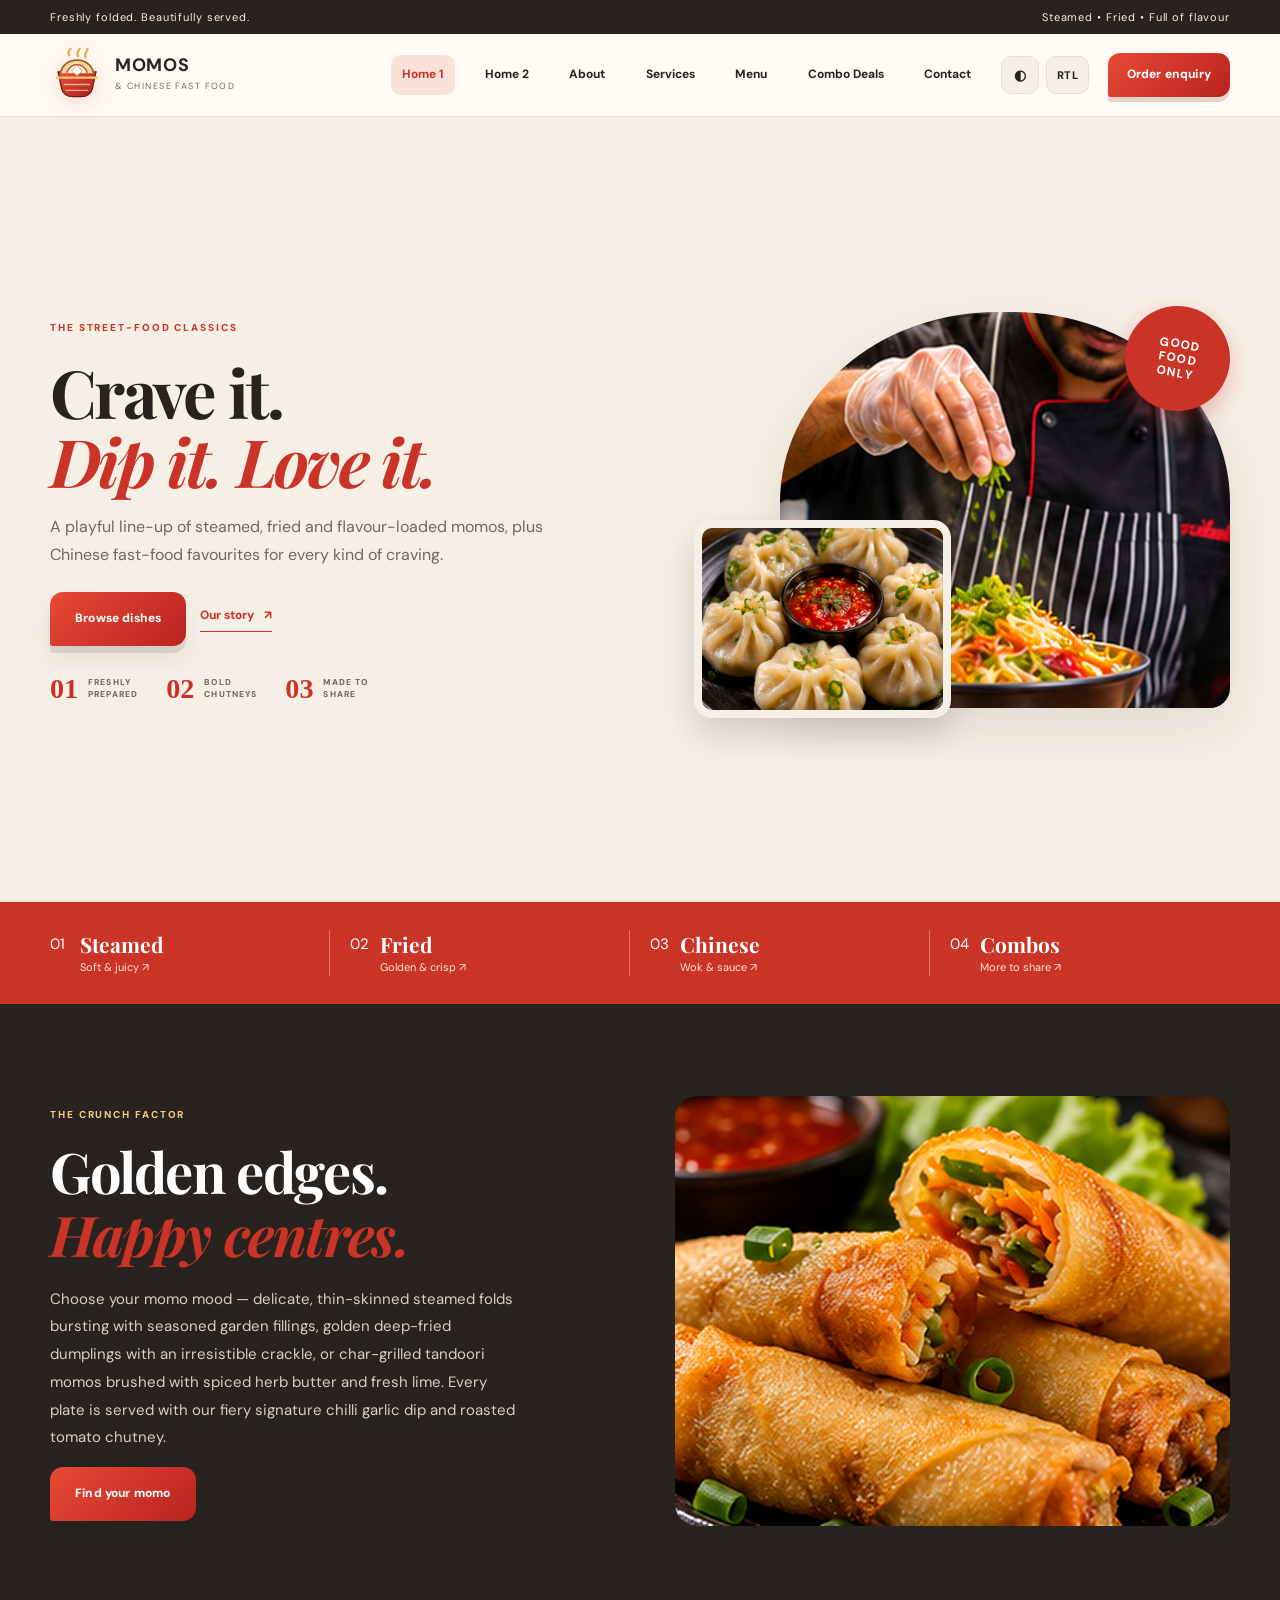
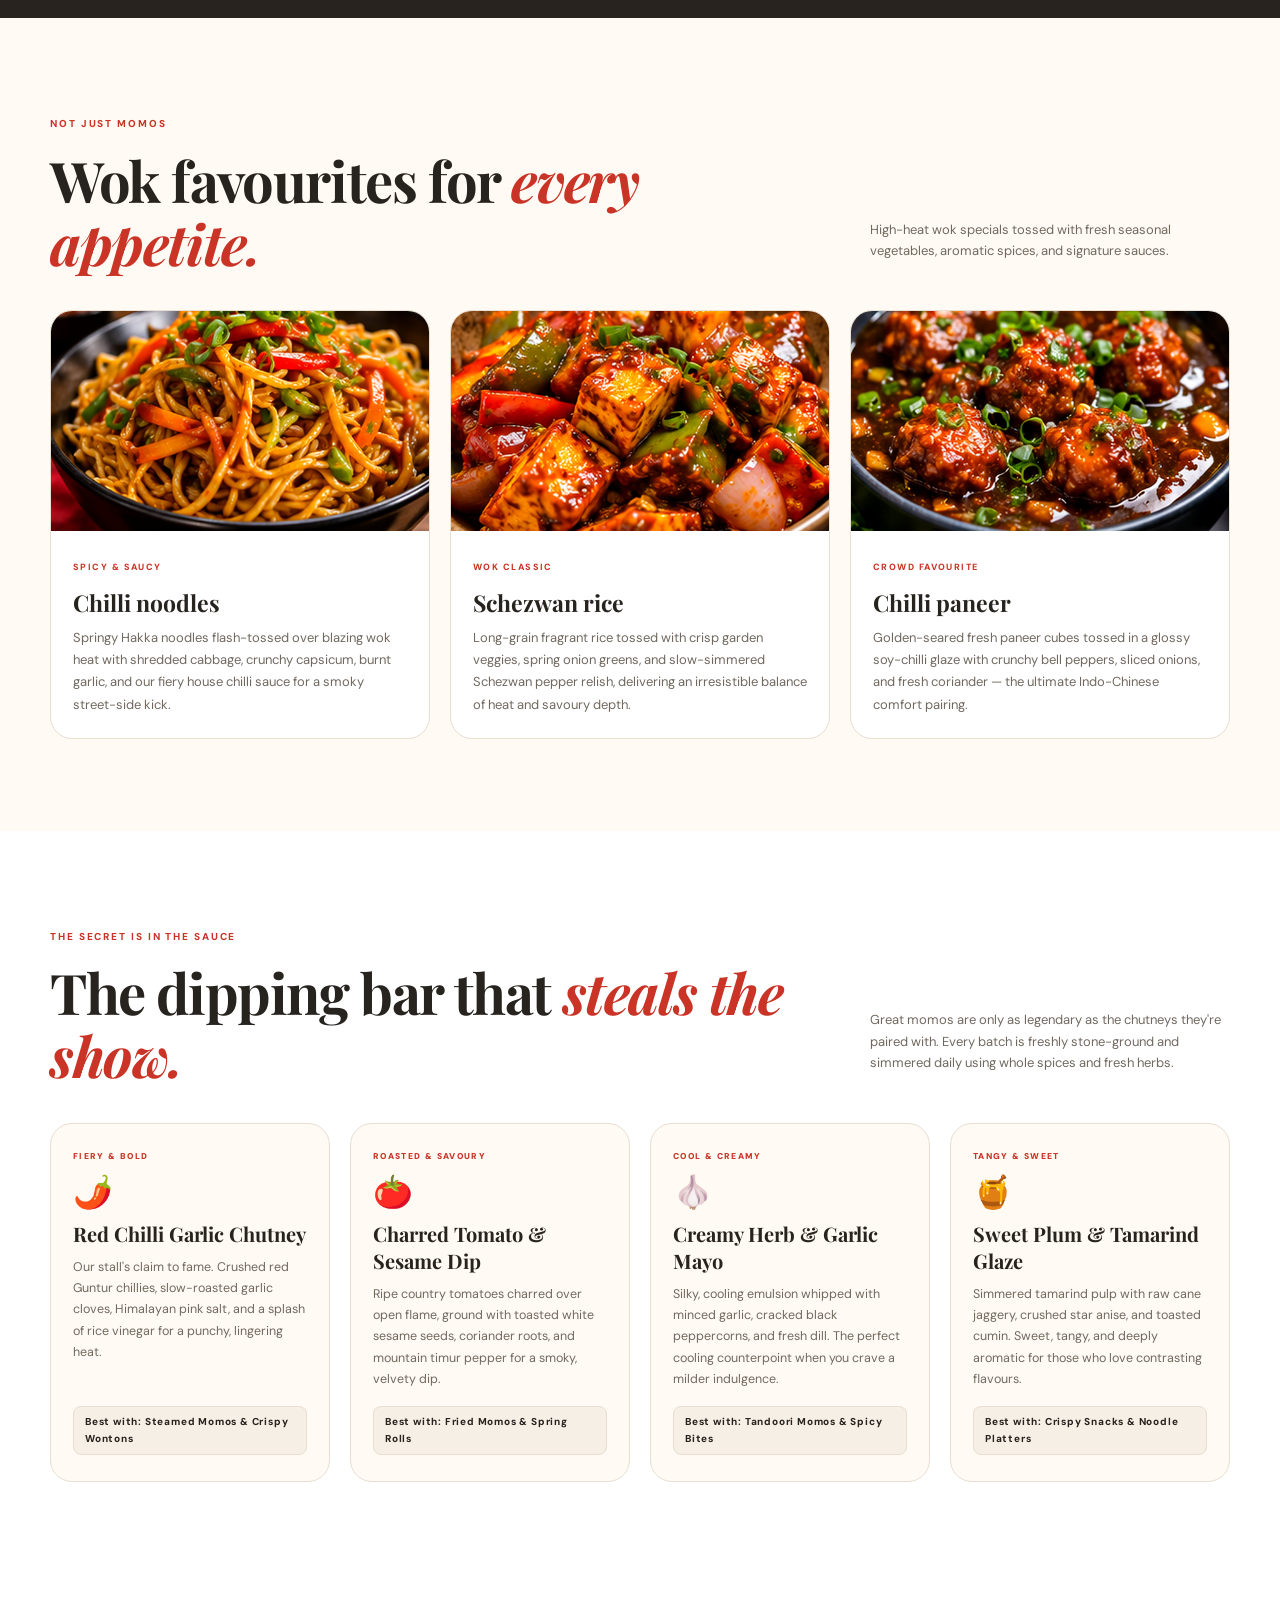
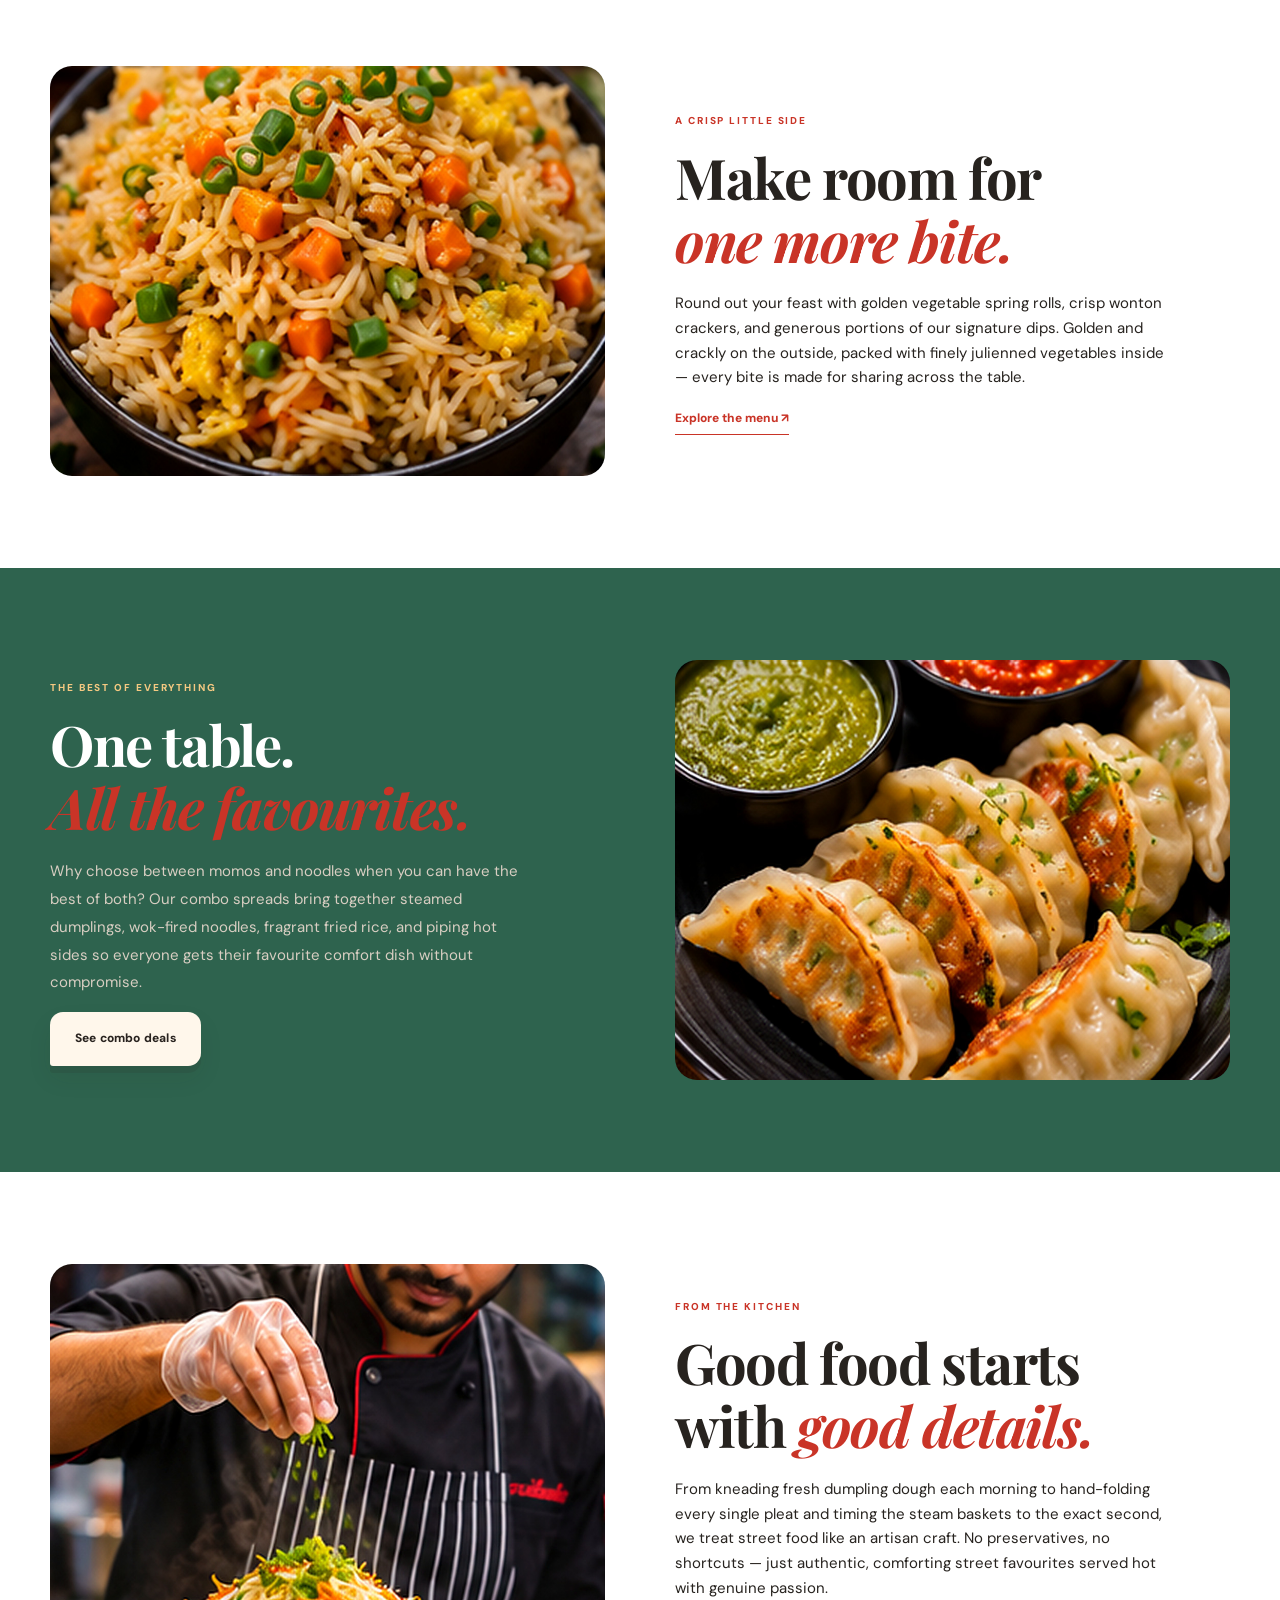
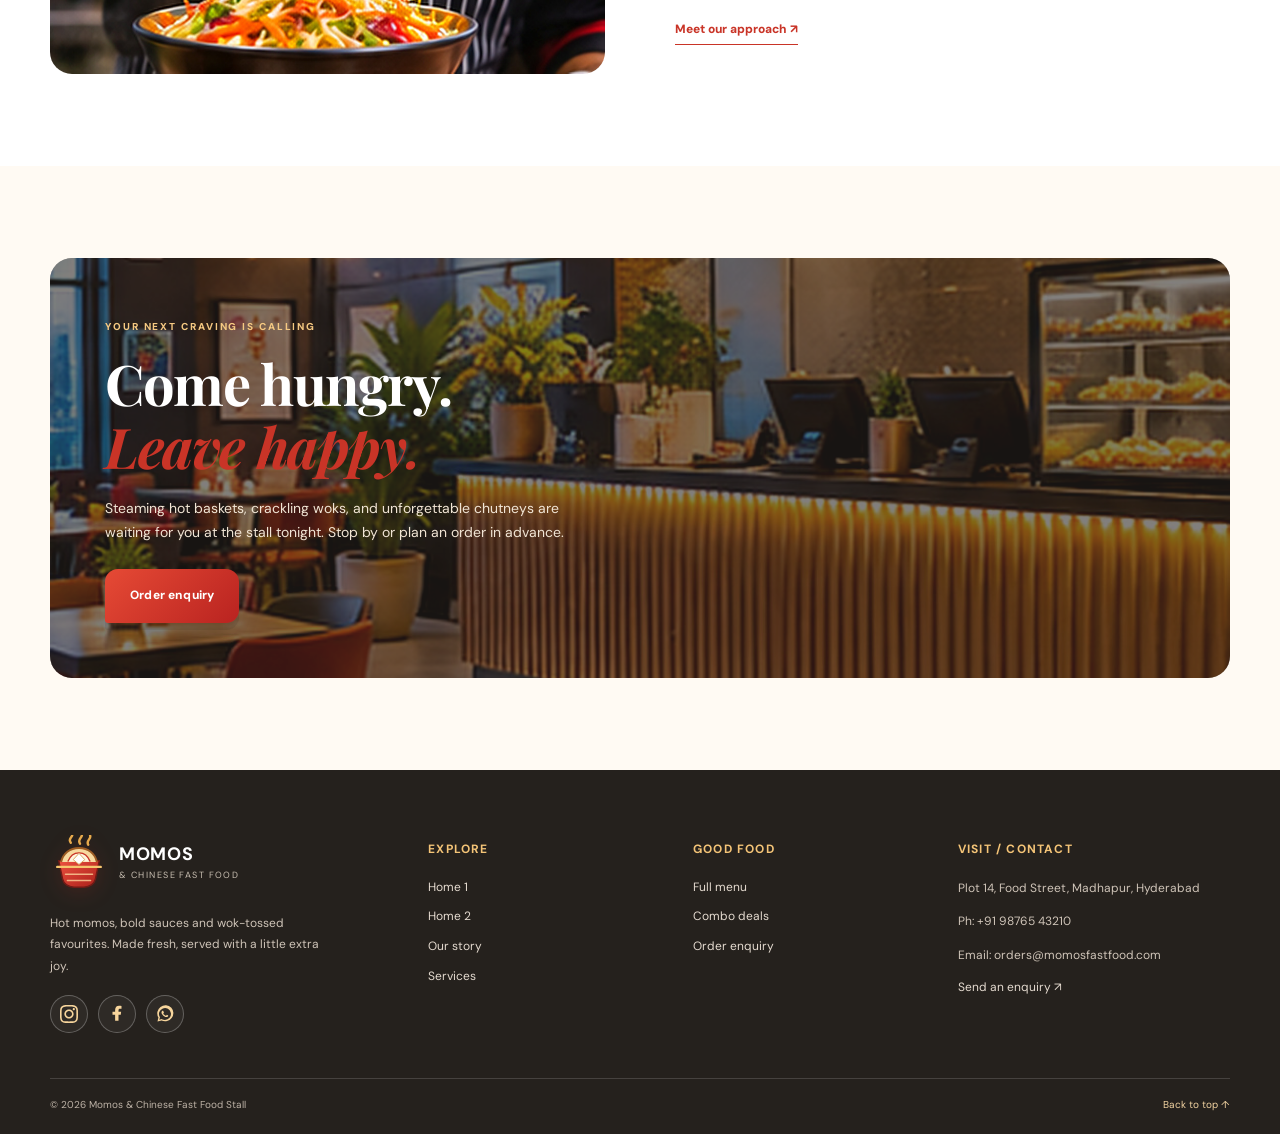
<file: index.html>
<!doctype html>
<html lang="en" dir="ltr" data-theme="light">

<head>
    <meta charset="utf-8">
    <meta name="viewport" content="width=device-width, initial-scale=1">
    <meta name="theme-color" content="#f7f1e8">
    <meta name="description" content="Home 1 | Momos & Chinese Fast Food Stall">
    <title>Home 1 | Momos & Chinese Fast Food Stall</title>
    <link rel="icon" href="assets/favicon.svg" type="image/svg+xml">
    <link rel="preconnect" href="https://fonts.googleapis.com">
    <link rel="preconnect" href="https://fonts.gstatic.com" crossorigin>
    <link
        href="https://fonts.googleapis.com/css2?family=DM+Sans:wght@400;500;600;700;800&family=Playfair+Display:wght@600;700;800&display=swap"
        rel="stylesheet">
    <link rel="stylesheet" href="assets/style.css">
</head>

<body class="home-one" id="top">
    <header class="site-header">
        <div class="top-strip">
            <div class="container top-inner"><span>Freshly folded. Beautifully served.</span><span>Steamed • Fried •
                    Full of flavour</span></div>
        </div>
        <div class="container nav-wrap">
            <a class="brand" href="index.html"><img class="brand-logo" src="assets/momos-logo.svg"
                    alt="Momos & Chinese logo"><span><b>MOMOS</b><small>& CHINESE FAST FOOD</small></span></a>
            <button class="menu-toggle" aria-label="Open navigation"
                aria-expanded="false"><i></i><i></i><i></i></button>
            <nav class="main-nav"><a href="index.html" class="active">Home 1</a><a href="home-2.html" class="">Home 2</a><a href="about.html" class="">About</a><a href="services.html" class="">Services</a><a
                    href="menu.html" class="">Menu</a><a href="combos.html" class="">Combo Deals</a><a
                    href="contact.html" class="">Contact</a>
                <div class="nav-tools"><button class="tool-btn" id="themeToggle" type="button"
                        aria-label="Toggle dark theme">◐</button><button class="tool-btn"
                        id="rtlToggle" type="button" aria-label="Toggle RTL layout">RTL</button></div><a
                    class="nav-order" href="contact.html#order-form">Order enquiry</a>
            </nav>
        </div>
    </header>
    <main>
        <section class="hero hero-two">
            <div class="container hero-two-grid">
                <div class="hero-two-copy"><span class="eyebrow">THE STREET-FOOD CLASSICS</span>
                    <h1>Crave it.<br><em>Dip it. Love it.</em></h1>
                    <p>A playful line-up of steamed, fried and flavour-loaded momos, plus Chinese fast-food favourites
                        for every kind of craving.</p>
                    <div class="hero-actions"><a class="btn btn-primary" href="menu.html">Browse dishes</a><a
                            class="text-link" href="about.html">Our story <span>↗</span></a></div>
                    <div class="mini-stats">
                        <div><b>01</b><span>FRESHLY<br>PREPARED</span></div>
                        <div><b>02</b><span>BOLD<br>CHUTNEYS</span></div>
                        <div><b>03</b><span>MADE TO<br>SHARE</span></div>
                    </div>
                </div>
                <div class="hero-two-images"><img class="hero-main-img" src="assets/images/food-17.jpg"
                        alt="A restaurant-style platter of steamed and fried momos"><img class="hero-float-img"
                        src="assets/images/food-10.jpg" alt="Fresh steamed momos with spicy sauce"><span
                        class="round-note">GOOD<br>FOOD<br>ONLY</span></div>
            </div>
        </section>
        <section class="section category-ribbon">
            <div class="container category-ribbon-grid"><a href="menu.html#steamed">01 <b>Steamed</b><span>Soft & juicy
                        ↗</span></a><a href="menu.html#fried">02 <b>Fried</b><span>Golden & crisp ↗</span></a><a
                    href="menu.html#chinese">03 <b>Chinese</b><span>Wok & sauce ↗</span></a><a href="combos.html">04
                    <b>Combos</b><span>More to share ↗</span></a></div>
        </section>
        <section class="section dark-feature">
            <div class="container dark-feature-grid">
                <div><span class="eyebrow light">THE CRUNCH FACTOR</span>
                    <h2>Golden edges.<br><em>Happy centres.</em></h2>
                    <p>Choose your momo mood — delicate, thin-skinned steamed folds bursting with seasoned garden fillings, golden deep-fried dumplings with an irresistible crackle, or char-grilled tandoori momos brushed with spiced herb butter and fresh lime. Every plate is served with our fiery signature chilli garlic dip and roasted tomato chutney.</p><a class="btn btn-primary" href="menu.html#fried">Find your momo</a>
                </div><img src="assets/images/food-11.jpg" alt="Crispy fried dumplings served on a dark plate">
            </div>
        </section>
        <section class="section">
            <div class="container">
                <div class="section-head">
                    <div><span class="eyebrow">NOT JUST MOMOS</span>
                        <h2>Wok favourites for <em>every appetite.</em></h2>
                    </div>
                    <p class="section-note">High-heat wok specials tossed with fresh seasonal vegetables, aromatic spices, and signature sauces.</p>
                </div>
                <div class="food-grid three">
                    <article class="food-card"><img src="assets/images/food-12.jpg" alt="Chilli garlic noodles">
                        <div><span class="tag">SPICY &amp; SAUCY</span>
                            <h3>Chilli noodles</h3>
                            <p>Springy Hakka noodles flash-tossed over blazing wok heat with shredded cabbage, crunchy capsicum, burnt garlic, and our fiery house chilli sauce for a smoky street-side kick.</p>
                        </div>
                    </article>
                    <article class="food-card"><img src="assets/images/food-13.jpg" alt="Schezwan vegetable fried rice">
                        <div><span class="tag">WOK CLASSIC</span>
                            <h3>Schezwan rice</h3>
                            <p>Long-grain fragrant rice tossed with crisp garden veggies, spring onion greens, and slow-simmered Schezwan pepper relish, delivering an irresistible balance of heat and savoury depth.</p>
                        </div>
                    </article>
                    <article class="food-card"><img src="assets/images/food-14.jpg" alt="Chilli paneer with peppers">
                        <div><span class="tag">CROWD FAVOURITE</span>
                            <h3>Chilli paneer</h3>
                            <p>Golden-seared fresh paneer cubes tossed in a glossy soy-chilli glaze with crunchy bell peppers, sliced onions, and fresh coriander — the ultimate Indo-Chinese comfort pairing.</p>
                        </div>
                    </article>
                </div>
            </div>
        </section>
        <section class="section sauce-bar-section">
            <div class="container">
                <div class="section-head">
                    <div><span class="eyebrow">THE SECRET IS IN THE SAUCE</span>
                        <h2>The dipping bar that <em>steals the show.</em></h2>
                    </div>
                    <p class="section-note">Great momos are only as legendary as the chutneys they're paired with. Every batch is freshly stone-ground and simmered daily using whole spices and fresh herbs.</p>
                </div>
                <div class="sauce-grid">
                    <article class="sauce-card">
                        <span class="sauce-badge">FIERY &amp; BOLD</span>
                        <div class="sauce-icon">🌶️</div>
                        <h3>Red Chilli Garlic Chutney</h3>
                        <p>Our stall's claim to fame. Crushed red Guntur chillies, slow-roasted garlic cloves, Himalayan pink salt, and a splash of rice vinegar for a punchy, lingering heat.</p>
                        <span class="sauce-pair">Best with: Steamed Momos &amp; Crispy Wontons</span>
                    </article>
                    <article class="sauce-card">
                        <span class="sauce-badge">ROASTED &amp; SAVOURY</span>
                        <div class="sauce-icon">🍅</div>
                        <h3>Charred Tomato &amp; Sesame Dip</h3>
                        <p>Ripe country tomatoes charred over open flame, ground with toasted white sesame seeds, coriander roots, and mountain timur pepper for a smoky, velvety dip.</p>
                        <span class="sauce-pair">Best with: Fried Momos &amp; Spring Rolls</span>
                    </article>
                    <article class="sauce-card">
                        <span class="sauce-badge">COOL &amp; CREAMY</span>
                        <div class="sauce-icon">🧄</div>
                        <h3>Creamy Herb &amp; Garlic Mayo</h3>
                        <p>Silky, cooling emulsion whipped with minced garlic, cracked black peppercorns, and fresh dill. The perfect cooling counterpoint when you crave a milder indulgence.</p>
                        <span class="sauce-pair">Best with: Tandoori Momos &amp; Spicy Bites</span>
                    </article>
                    <article class="sauce-card">
                        <span class="sauce-badge">TANGY &amp; SWEET</span>
                        <div class="sauce-icon">🍯</div>
                        <h3>Sweet Plum &amp; Tamarind Glaze</h3>
                        <p>Simmered tamarind pulp with raw cane jaggery, crushed star anise, and toasted cumin. Sweet, tangy, and deeply aromatic for those who love contrasting flavours.</p>
                        <span class="sauce-pair">Best with: Crispy Snacks &amp; Noodle Platters</span>
                    </article>
                </div>
            </div>
        </section>
        <section class="section split-promo">
            <div class="container promo-grid"><img src="assets/images/food-15.jpg"
                    alt="Crispy spring rolls with dipping sauce">
                <div><span class="eyebrow">A CRISP LITTLE SIDE</span>
                    <h2>Make room for<br><em>one more bite.</em></h2>
                    <p>Round out your feast with golden vegetable spring rolls, crisp wonton crackers, and generous portions of our signature dips. Golden and crackly on the outside, packed with finely julienned vegetables inside — every bite is made for sharing across the table.</p><a
                        class="text-link" href="menu.html">Explore the menu ↗</a>
                </div>
            </div>
        </section>
        <section class="section combo-show">
            <div class="container combo-show-grid">
                <div><span class="eyebrow light">THE BEST OF EVERYTHING</span>
                    <h2>One table.<br><em>All the favourites.</em></h2>
                    <p>Why choose between momos and noodles when you can have the best of both? Our combo spreads bring together steamed dumplings, wok-fired noodles, fragrant fried rice, and piping hot sides so everyone gets their favourite comfort dish without compromise.</p><a
                        class="btn btn-light" href="combos.html">See combo deals</a>
                </div><img src="assets/images/food-16.jpg" alt="Mixed momo platter with different styles and chutneys">
            </div>
        </section>
        <section class="section chef-note">
            <div class="container chef-note-grid"><img src="assets/images/food-17.jpg"
                    alt="Chef preparing and garnishing a momo platter">
                <div><span class="eyebrow">FROM THE KITCHEN</span>
                    <h2>Good food starts<br>with <em>good details.</em></h2>
                    <p>From kneading fresh dumpling dough each morning to hand-folding every single pleat and timing the steam baskets to the exact second, we treat street food like an artisan craft. No preservatives, no shortcuts — just authentic, comforting street favourites served hot with genuine passion.</p><a class="text-link" href="about.html">Meet our approach ↗</a>
                </div>
            </div>
        </section>
        <section class="section">
            <div class="container banner-cta"><img src="assets/images/food-18.jpg"
                    alt="A colourful Asian-style food spread">
                <div><span class="eyebrow light">YOUR NEXT CRAVING IS CALLING</span>
                    <h2>Come hungry.<br><em>Leave happy.</em></h2>
                    <p style="margin: 10px 0 24px; color: #f1e5d5; max-width: 480px; font-size: 14px; line-height: 1.7;">Steaming hot baskets, crackling woks, and unforgettable chutneys are waiting for you at the stall tonight. Stop by or plan an order in advance.</p><a class="btn btn-primary"
                        href="contact.html#order-form">Order enquiry</a>
                </div>
            </div>
        </section>
    </main>
    <footer class="footer">
        <div class="container footer-grid">
            <div class="footer-brand"><a class="brand" href="index.html"><img class="brand-logo"
                        src="assets/momos-logo.svg" alt="Momos & Chinese logo"><span><b>MOMOS</b><small>& CHINESE FAST
                            FOOD</small></span></a>
                <p>Hot momos, bold sauces and wok-tossed favourites. Made fresh, served with a little extra joy.</p>
                <div class="footer-social" aria-label="Social media links"><a href="https://www.instagram.com/"
                        target="_blank" rel="noopener" aria-label="Instagram" title="Instagram"><svg viewBox="0 0 24 24"
                            aria-hidden="true">
                            <path
                                d="M12 2.163c3.204 0 3.584.012 4.85.07 3.252.148 4.771 1.691 4.919 4.919.058 1.265.069 1.645.069 4.849 0 3.205-.012 3.584-.069 4.849-.149 3.225-1.664 4.771-4.919 4.919-1.266.058-1.644.07-4.85.07-3.204 0-3.584-.012-4.849-.07-3.26-.149-4.771-1.699-4.919-4.92-.058-1.265-.07-1.644-.07-4.849 0-3.204.013-3.583.07-4.849.149-3.227 1.664-4.771 4.919-4.919 1.266-.057 1.645-.069 4.849-.069zm0-2.163c-3.259 0-3.667.014-4.947.072-4.358.2-6.78 2.618-6.98 6.98-.059 1.281-.073 1.689-.073 4.948 0 3.259.014 3.668.072 4.948.2 4.358 2.618 6.78 6.98 6.98 1.281.058 1.689.072 4.948.072 3.259 0 3.668-.014 4.948-.072 4.354-.2 6.782-2.618 6.979-6.98.059-1.28.073-1.689.073-4.948 0-3.259-.014-3.667-.072-4.947-.196-4.354-2.617-6.78-6.979-6.98-1.281-.059-1.69-.073-4.949-.073zm0 5.838c-3.403 0-6.162 2.759-6.162 6.162s2.759 6.163 6.162 6.163 6.162-2.759 6.162-6.163c0-3.403-2.759-6.162-6.162-6.162zm0 10.162c-2.209 0-4-1.79-4-4 0-2.209 1.791-4 4-4s4 1.791 4 4c0 2.21-1.791 4-4 4zm6.406-11.845c-.796 0-1.441.645-1.441 1.44s.645 1.44 1.441 1.44c.795 0 1.439-.645 1.439-1.44s-.644-1.44-1.439-1.44z" />
                        </svg></a><a href="https://www.facebook.com/" target="_blank" rel="noopener"
                        aria-label="Facebook" title="Facebook"><svg viewBox="0 0 24 24" aria-hidden="true">
                            <path
                                d="M14 21v-8h3l.5-4H14V7c0-1.2.4-2 2-2h2V1.4C17.2 1.2 16.1 1 14.7 1 11.5 1 9.5 3 9.5 6.6V9H6v4h3.5v8z" />
                        </svg></a><a href="https://wa.me/" target="_blank" rel="noopener" aria-label="WhatsApp"
                        title="WhatsApp"><svg viewBox="0 0 24 24" aria-hidden="true">
                            <path
                                d="M20.5 3.5A11 11 0 0 0 3.2 16.8L2 22l5.4-1.4A11 11 0 0 0 20.5 3.5ZM12 20a8 8 0 0 1-4.1-1.1l-.3-.2-3.2.8.9-3.1-.2-.3A8 8 0 1 1 12 20Zm4.4-6c-.2-.1-1.4-.7-1.6-.8s-.4-.1-.5.1-.6.8-.8.9-.3.2-.5.1a6.5 6.5 0 0 1-1.9-1.2 7 7 0 0 1-1.3-1.6c-.1-.2 0-.3.1-.4l.4-.5c.1-.1.2-.3.2-.4s0-.3-.1-.4l-.7-1.7c-.2-.4-.4-.4-.5-.4h-.5c-.2 0-.4.1-.6.3s-.8.8-.8 1.9.8 2.2.9 2.3a9.7 9.7 0 0 0 3.7 3.3c.5.2.9.4 1.2.5.5.2 1 .2 1.4.1.4-.1 1.4-.6 1.6-1.1s.2-1 .1-1.1-.2-.2-.4-.3Z" />
                        </svg></a></div>
            </div>
            <div>
                <h4>Explore</h4><a href="index.html">Home 1</a><a href="home-2.html">Home 2</a><a href="about.html">Our
                    story</a><a href="services.html">Services</a>
            </div>
            <div>
                <h4>Good food</h4><a href="menu.html">Full menu</a><a href="combos.html">Combo deals</a><a
                    href="contact.html">Order enquiry</a>
            </div>
            <div>
                <h4>Visit / Contact</h4>
                <p>Plot 14, Food Street, Madhapur, Hyderabad</p>
                <p>Ph: <a href="tel:+919876543210">+91 98765 43210</a></p>
                <p>Email: <a href="mailto:orders@momosfastfood.com">orders@momosfastfood.com</a></p><a href="contact.html#order-form">Send an enquiry ↗</a>
            </div>
        </div>
        <div class="container footer-bottom"><span>© <span id="year"></span> Momos & Chinese Fast Food Stall</span><a
                href="#top">Back to top ↑</a></div>
    </footer>
    <script src="assets/site.js"></script>
</body>

</html>
</file>
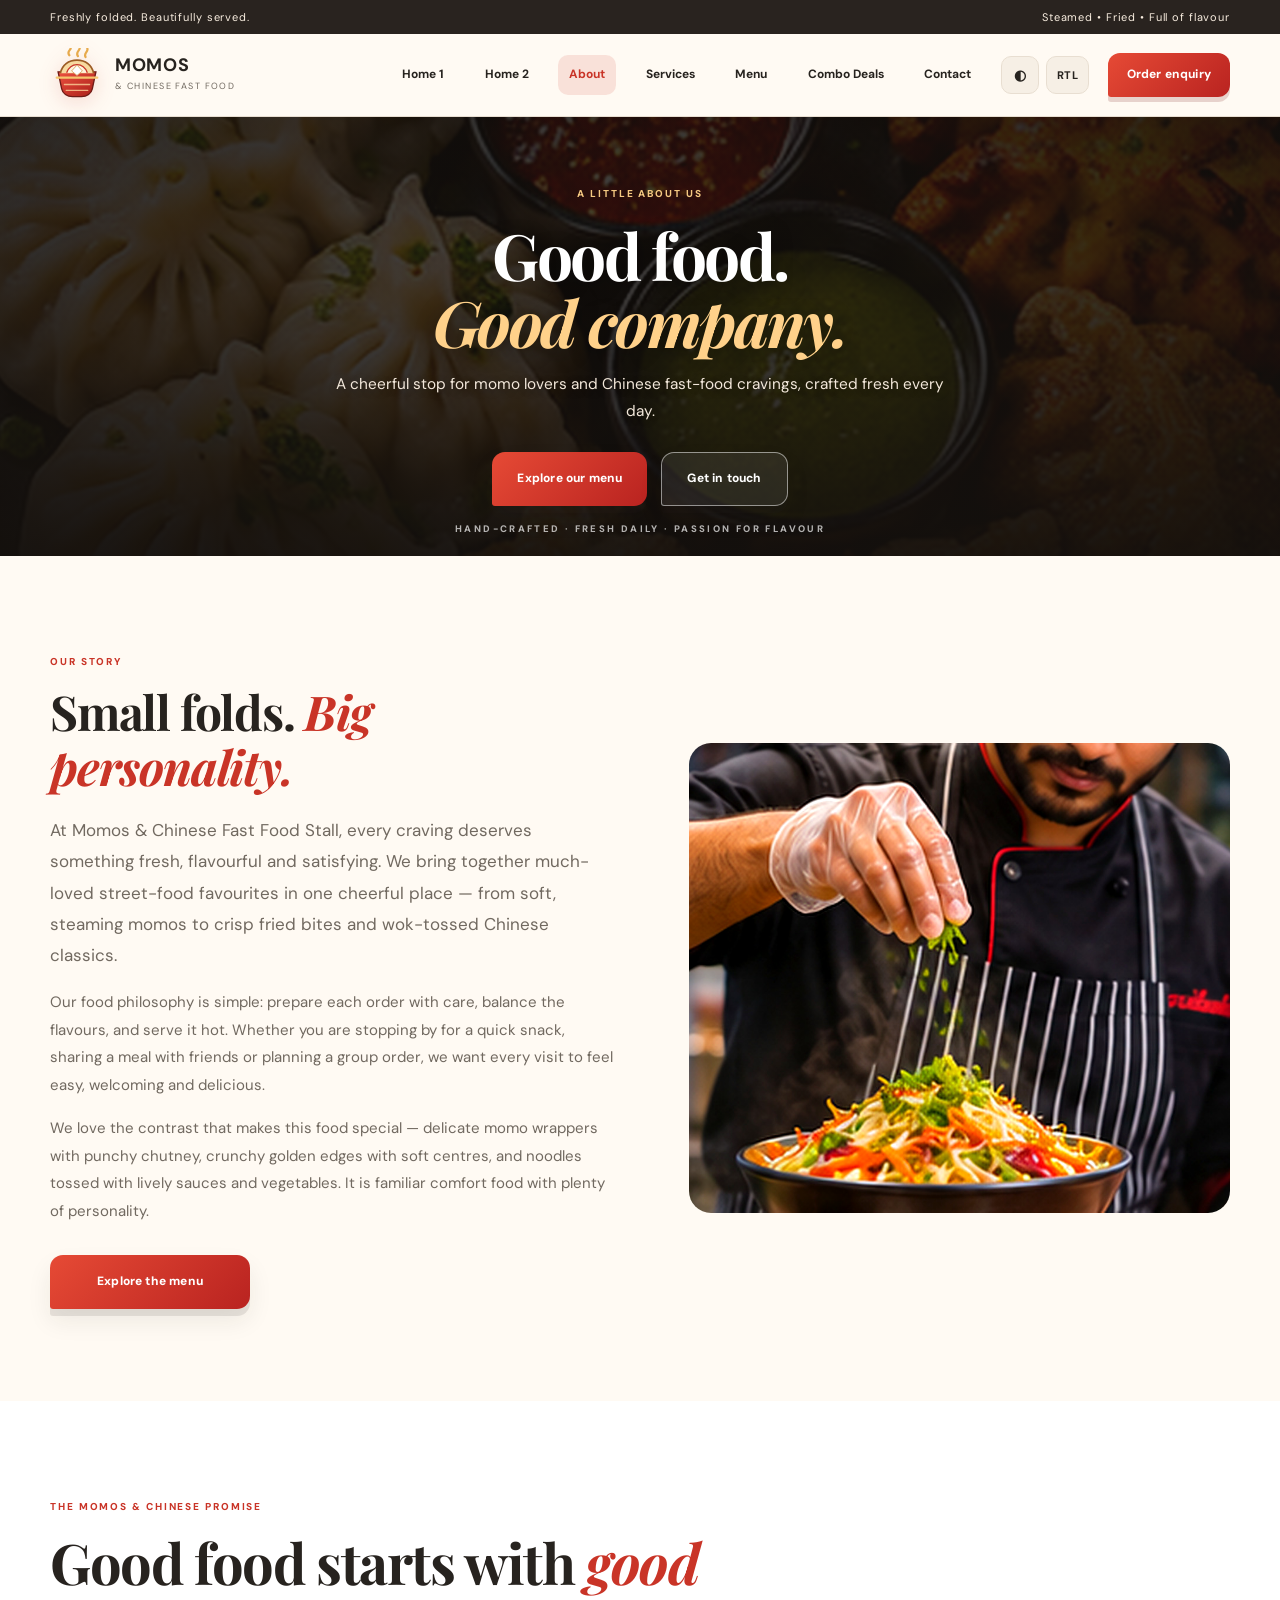
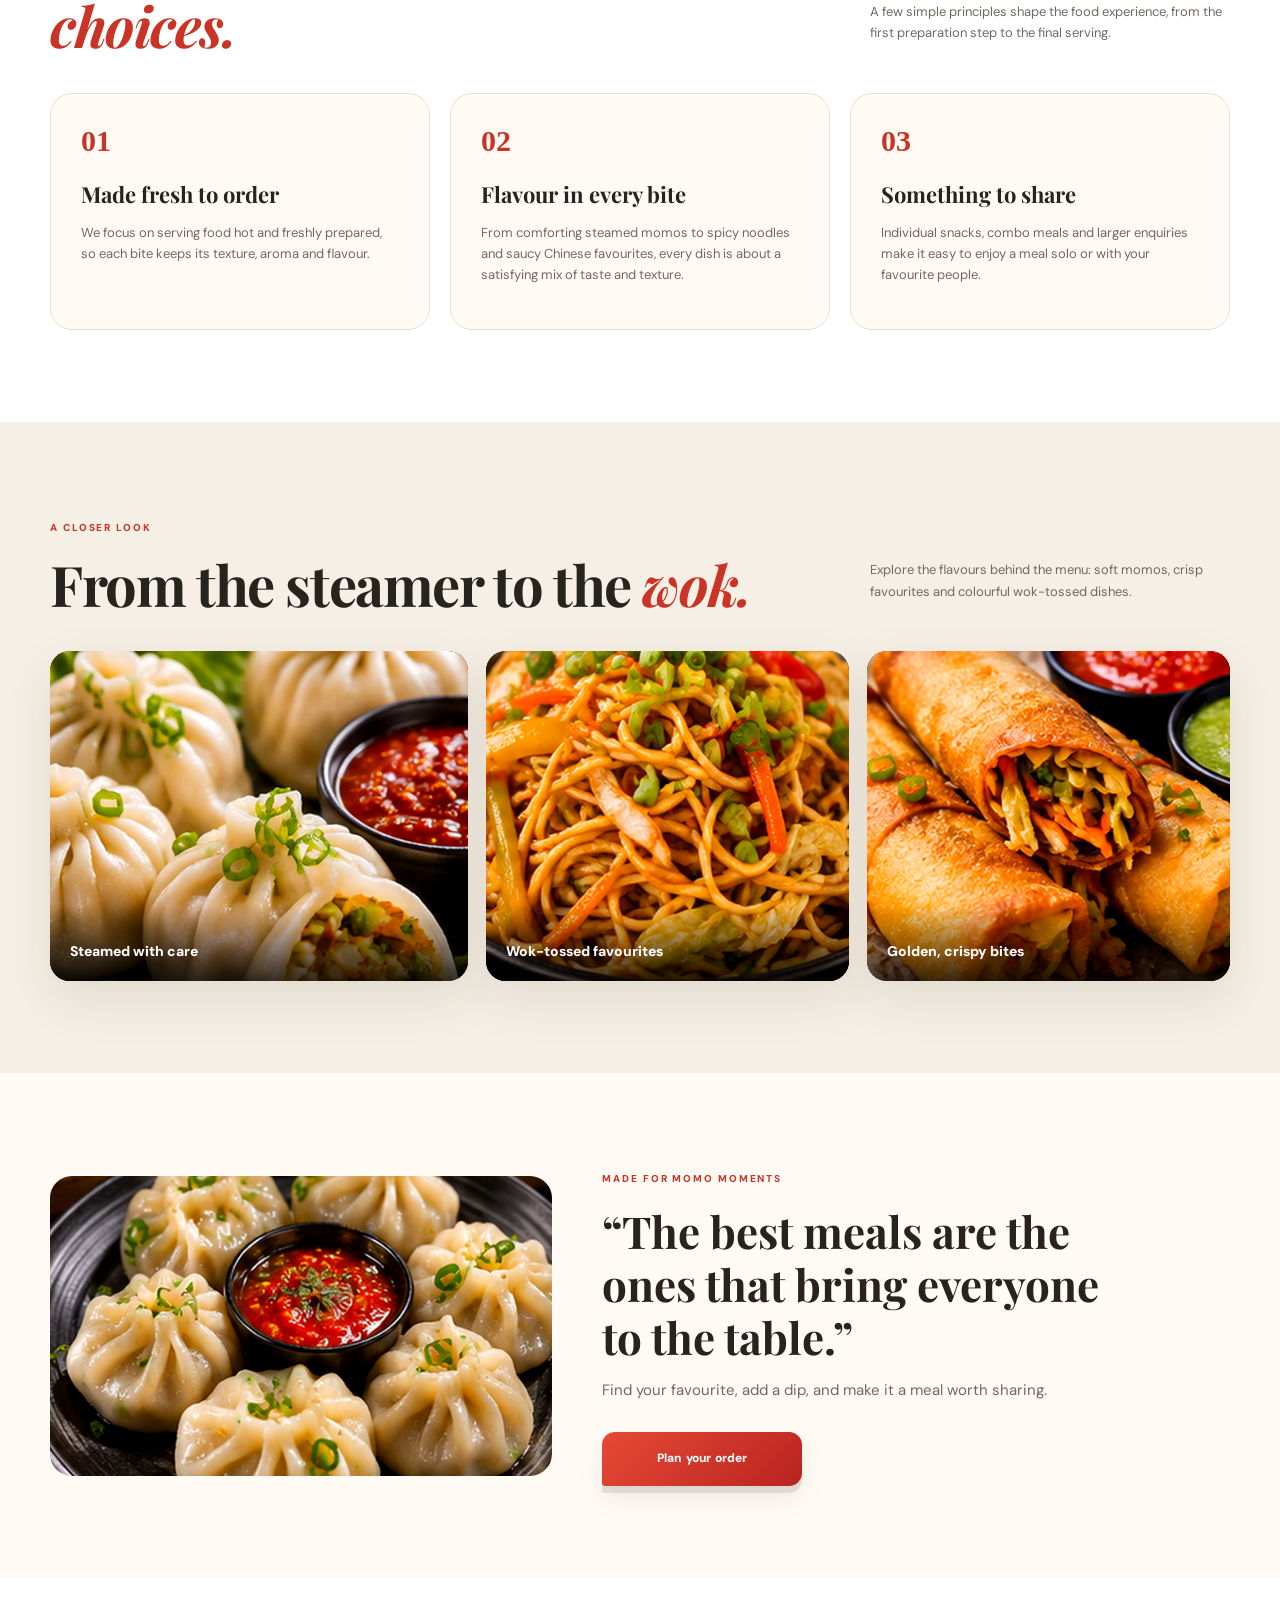
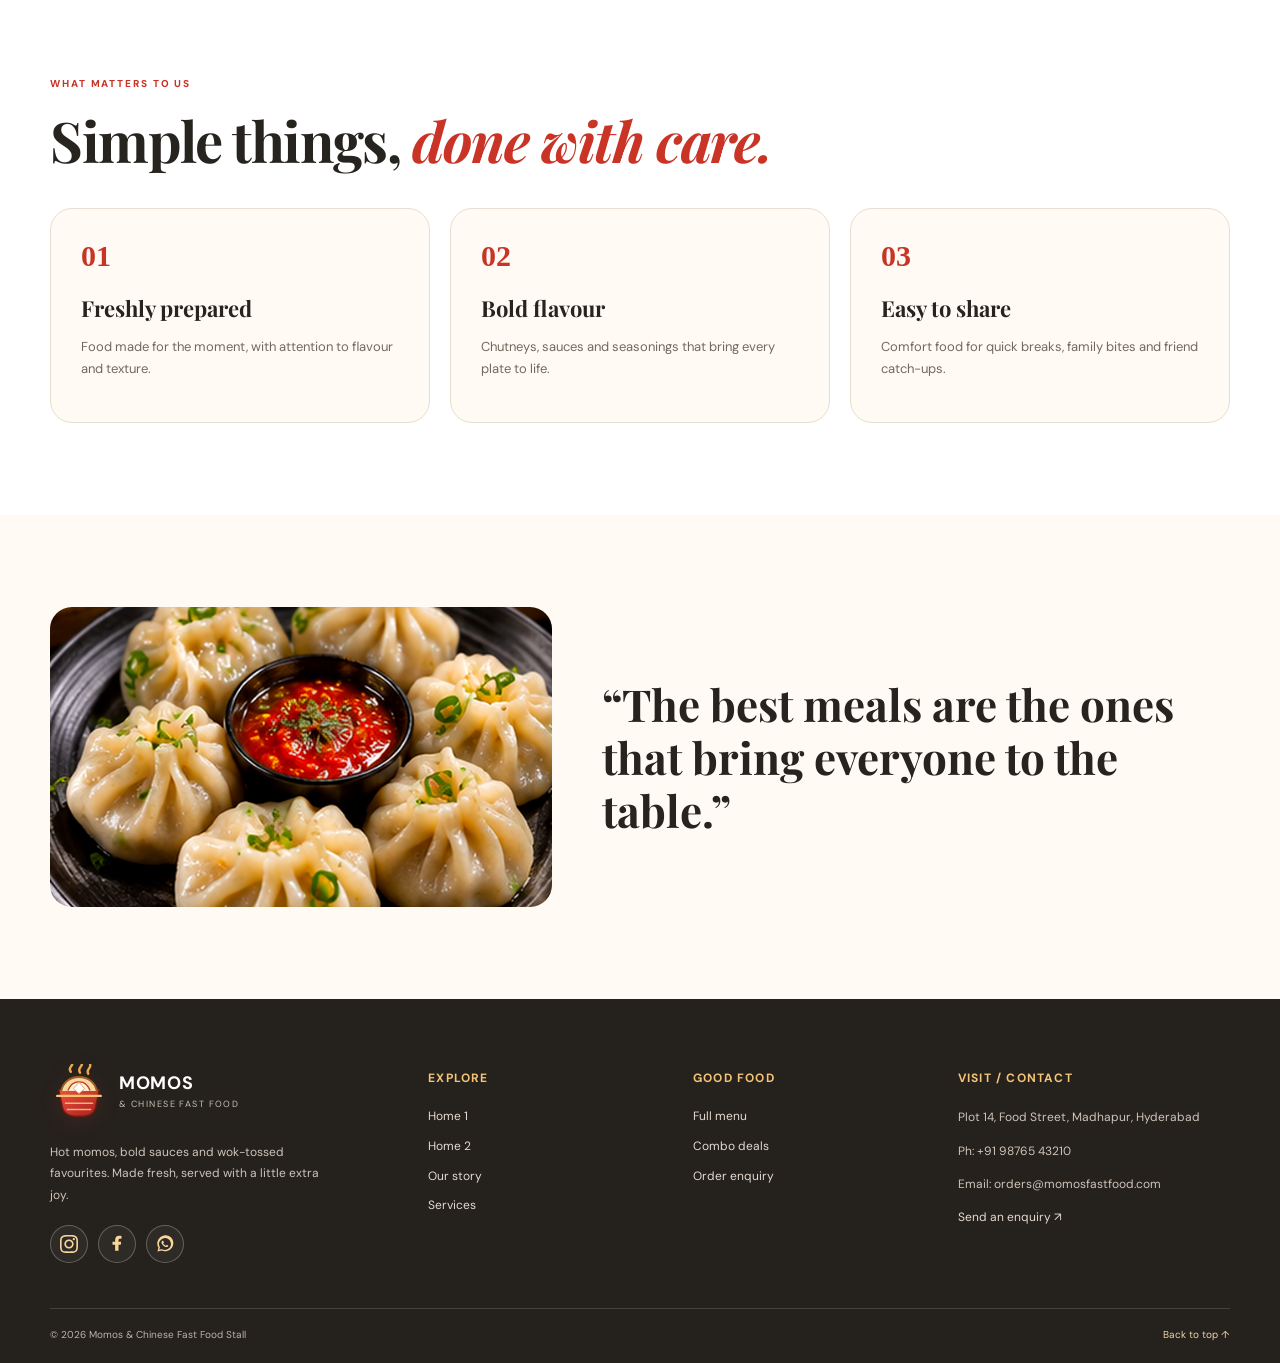
<file: about.html>
<!doctype html>
<html lang="en" dir="ltr" data-theme="light">

<head>
    <meta charset="utf-8">
    <meta name="viewport" content="width=device-width, initial-scale=1">
    <meta name="theme-color" content="#f7f1e8">
    <meta name="description" content="About Us | Momos & Chinese Fast Food Stall">
    <title>About Us | Momos & Chinese Fast Food Stall</title>
    <link rel="icon" href="assets/favicon.svg" type="image/svg+xml">
    <link rel="preconnect" href="https://fonts.googleapis.com">
    <link rel="preconnect" href="https://fonts.gstatic.com" crossorigin>
    <link
        href="https://fonts.googleapis.com/css2?family=DM+Sans:wght@400;500;600;700;800&family=Playfair+Display:wght@600;700;800&display=swap"
        rel="stylesheet">
    <link rel="stylesheet" href="assets/style.css">
</head>

<body class="inner-page" id="top">
    <header class="site-header">
        <div class="top-strip">
            <div class="container top-inner"><span>Freshly folded. Beautifully served.</span><span>Steamed • Fried •
                    Full of flavour</span></div>
        </div>
        <div class="container nav-wrap">
            <a class="brand" href="index.html"><img class="brand-logo" src="assets/momos-logo.svg"
                    alt="Momos & Chinese logo"><span><b>MOMOS</b><small>& CHINESE FAST FOOD</small></span></a>
            <button class="menu-toggle" aria-label="Open navigation"
                aria-expanded="false"><i></i><i></i><i></i></button>
            <nav class="main-nav"><a href="index.html" class="">Home 1</a><a href="home-2.html" class="">Home 2</a><a
                    href="about.html" class="active">About</a><a href="services.html" class="">Services</a><a
                    href="menu.html" class="">Menu</a><a href="combos.html" class="">Combo Deals</a><a
                    href="contact.html" class="">Contact</a>
                <div class="nav-tools"><button class="tool-btn" id="themeToggle" type="button"
                        aria-label="Toggle dark theme">◐</button><button class="tool-btn"
                        id="rtlToggle" type="button" aria-label="Toggle RTL layout">RTL</button></div><a
                    class="nav-order" href="contact.html#order-form">Order enquiry</a>
            </nav>
        </div>
    </header>
    <main>
        <section class="page-hero premium-page-hero about-hero">
            <div class="page-hero-bg" style="background-image:url('assets/images/food-08.jpg')"></div>
            <div class="page-hero-overlay"></div>
            <div class="container page-hero-content"><span class="eyebrow light">A LITTLE ABOUT US</span>
                <h1>Good food.<br><em>Good company.</em></h1>
                <p>A cheerful stop for momo lovers and Chinese fast-food cravings, crafted fresh every day.</p>
                <div class="hero-actions centered-actions"><a class="btn btn-primary" href="menu.html">Explore our menu</a><a class="btn btn-ghost" href="contact.html">Get in touch</a></div>
            </div><span class="hero-side-note">HAND-CRAFTED · FRESH DAILY · PASSION FOR FLAVOUR</span>
        </section>
        <section class="section">
            <div class="container about-layout" data-reveal>
                <div><span class="eyebrow">OUR STORY</span>
                    <h2>Small folds. <em>Big personality.</em></h2>
                    <p class="lead">At Momos & Chinese Fast Food Stall, every craving deserves something fresh,
                        flavourful and satisfying. We bring together much-loved street-food favourites in one cheerful
                        place — from soft, steaming momos to crisp fried bites and wok-tossed Chinese classics.</p>
                    <p>Our food philosophy is simple: prepare each order with care, balance the flavours, and serve it
                        hot. Whether you are stopping by for a quick snack, sharing a meal with friends or planning a
                        group order, we want every visit to feel easy, welcoming and delicious.</p>
                    <p>We love the contrast that makes this food special — delicate momo wrappers with punchy chutney,
                        crunchy golden edges with soft centres, and noodles tossed with lively sauces and vegetables. It
                        is familiar comfort food with plenty of personality.</p>
                    <div class="about-actions"><a class="btn btn-primary" href="menu.html">Explore the menu</a></div>
                </div><img src="assets/images/food-17.jpg"
                    alt="A freshly prepared platter of momos and Chinese favourites" loading="lazy">
            </div>
        </section>
        <section class="section values-section">
            <div class="container" data-reveal>
                <div class="section-head">
                    <div><span class="eyebrow">THE MOMOS & CHINESE PROMISE</span>
                        <h2>Good food starts with <em>good choices.</em></h2>
                    </div>
                    <p class="section-note">A few simple principles shape the food experience, from the first
                        preparation step to the final serving.</p>
                </div>
                <div class="value-grid">
                    <article><b>01</b>
                        <h3>Made fresh to order</h3>
                        <p>We focus on serving food hot and freshly prepared, so each bite keeps its texture, aroma and
                            flavour.</p>
                    </article>
                    <article><b>02</b>
                        <h3>Flavour in every bite</h3>
                        <p>From comforting steamed momos to spicy noodles and saucy Chinese favourites, every dish is
                            about a satisfying mix of taste and texture.</p>
                    </article>
                    <article><b>03</b>
                        <h3>Something to share</h3>
                        <p>Individual snacks, combo meals and larger enquiries make it easy to enjoy a meal solo or with
                            your favourite people.</p>
                    </article>
                </div>
            </div>
        </section>
        <section class="section about-gallery-section">
            <div class="container" data-reveal>
                <div class="section-head">
                    <div><span class="eyebrow">A CLOSER LOOK</span>
                        <h2>From the steamer to the <em>wok.</em></h2>
                    </div>
                    <p class="section-note">Explore the flavours behind the menu: soft momos, crisp favourites and
                        colourful wok-tossed dishes.</p>
                </div>
                <div class="about-photo-grid">
                    <figure><img src="assets/images/food-01.jpg" alt="Steamed momos with chilli dip" loading="lazy">
                        <figcaption>Steamed with care</figcaption>
                    </figure>
                    <figure><img src="assets/images/food-04.jpg" alt="Wok tossed noodles with vegetables"
                            loading="lazy">
                        <figcaption>Wok-tossed favourites</figcaption>
                    </figure>
                    <figure><img src="assets/images/food-07.jpg" alt="Golden fried momos and dipping sauce"
                            loading="lazy">
                        <figcaption>Golden, crispy bites</figcaption>
                    </figure>
                </div>
            </div>
        </section>
        <section class="section">
            <div class="container about-quote" data-reveal><img src="assets/images/food-10.jpg"
                    alt="A colourful platter of momos and Chinese snacks" loading="lazy">
                <div><span class="eyebrow">MADE FOR MOMO MOMENTS</span>
                    <blockquote>“The best meals are the ones that bring everyone to the table.”</blockquote>
                    <p>Find your favourite, add a dip, and make it a meal worth sharing.</p>
                    <div class="about-actions"><a class="btn btn-primary"
                        href="contact.html#order-form">Plan your order</a></div>
                </div>
            </div>
        </section>
        <section class="section values-section">
            <div class="container">
                <div class="section-head">
                    <div><span class="eyebrow">WHAT MATTERS TO US</span>
                        <h2>Simple things, <em>done with care.</em></h2>
                    </div>
                </div>
                <div class="value-grid">
                    <article><b>01</b>
                        <h3>Freshly prepared</h3>
                        <p>Food made for the moment, with attention to flavour and texture.</p>
                    </article>
                    <article><b>02</b>
                        <h3>Bold flavour</h3>
                        <p>Chutneys, sauces and seasonings that bring every plate to life.</p>
                    </article>
                    <article><b>03</b>
                        <h3>Easy to share</h3>
                        <p>Comfort food for quick breaks, family bites and friend catch-ups.</p>
                    </article>
                </div>
            </div>
        </section>
        <section class="section">
            <div class="container about-quote"><img src="assets/images/food-10.jpg" alt="Steamed momos close up">
                <blockquote>“The best meals are the ones that bring everyone to the table.”</blockquote>
            </div>
        </section>
    </main>
    <footer class="footer">
        <div class="container footer-grid">
            <div class="footer-brand"><a class="brand" href="index.html"><img class="brand-logo"
                        src="assets/momos-logo.svg" alt="Momos & Chinese logo"><span><b>MOMOS</b><small>& CHINESE FAST
                            FOOD</small></span></a>
                <p>Hot momos, bold sauces and wok-tossed favourites. Made fresh, served with a little extra joy.</p>
                <div class="footer-social" aria-label="Social media links"><a href="https://www.instagram.com/"
                        target="_blank" rel="noopener" aria-label="Instagram" title="Instagram"><svg viewBox="0 0 24 24"
                            aria-hidden="true">
                            <path
                                d="M12 2.163c3.204 0 3.584.012 4.85.07 3.252.148 4.771 1.691 4.919 4.919.058 1.265.069 1.645.069 4.849 0 3.205-.012 3.584-.069 4.849-.149 3.225-1.664 4.771-4.919 4.919-1.266.058-1.644.07-4.85.07-3.204 0-3.584-.012-4.849-.07-3.26-.149-4.771-1.699-4.919-4.92-.058-1.265-.07-1.644-.07-4.849 0-3.204.013-3.583.07-4.849.149-3.227 1.664-4.771 4.919-4.919 1.266-.057 1.645-.069 4.849-.069zm0-2.163c-3.259 0-3.667.014-4.947.072-4.358.2-6.78 2.618-6.98 6.98-.059 1.281-.073 1.689-.073 4.948 0 3.259.014 3.668.072 4.948.2 4.358 2.618 6.78 6.98 6.98 1.281.058 1.689.072 4.948.072 3.259 0 3.668-.014 4.948-.072 4.354-.2 6.782-2.618 6.979-6.98.059-1.28.073-1.689.073-4.948 0-3.259-.014-3.667-.072-4.947-.196-4.354-2.617-6.78-6.979-6.98-1.281-.059-1.69-.073-4.949-.073zm0 5.838c-3.403 0-6.162 2.759-6.162 6.162s2.759 6.163 6.162 6.163 6.162-2.759 6.162-6.163c0-3.403-2.759-6.162-6.162-6.162zm0 10.162c-2.209 0-4-1.79-4-4 0-2.209 1.791-4 4-4s4 1.791 4 4c0 2.21-1.791 4-4 4zm6.406-11.845c-.796 0-1.441.645-1.441 1.44s.645 1.44 1.441 1.44c.795 0 1.439-.645 1.439-1.44s-.644-1.44-1.439-1.44z" />
                        </svg></a><a href="https://www.facebook.com/" target="_blank" rel="noopener"
                        aria-label="Facebook" title="Facebook"><svg viewBox="0 0 24 24" aria-hidden="true">
                            <path
                                d="M14 21v-8h3l.5-4H14V7c0-1.2.4-2 2-2h2V1.4C17.2 1.2 16.1 1 14.7 1 11.5 1 9.5 3 9.5 6.6V9H6v4h3.5v8z" />
                        </svg></a><a href="https://wa.me/" target="_blank" rel="noopener" aria-label="WhatsApp"
                        title="WhatsApp"><svg viewBox="0 0 24 24" aria-hidden="true">
                            <path
                                d="M20.5 3.5A11 11 0 0 0 3.2 16.8L2 22l5.4-1.4A11 11 0 0 0 20.5 3.5ZM12 20a8 8 0 0 1-4.1-1.1l-.3-.2-3.2.8.9-3.1-.2-.3A8 8 0 1 1 12 20Zm4.4-6c-.2-.1-1.4-.7-1.6-.8s-.4-.1-.5.1-.6.8-.8.9-.3.2-.5.1a6.5 6.5 0 0 1-1.9-1.2 7 7 0 0 1-1.3-1.6c-.1-.2 0-.3.1-.4l.4-.5c.1-.1.2-.3.2-.4s0-.3-.1-.4l-.7-1.7c-.2-.4-.4-.4-.5-.4h-.5c-.2 0-.4.1-.6.3s-.8.8-.8 1.9.8 2.2.9 2.3a9.7 9.7 0 0 0 3.7 3.3c.5.2.9.4 1.2.5.5.2 1 .2 1.4.1.4-.1 1.4-.6 1.6-1.1s.2-1 .1-1.1-.2-.2-.4-.3Z" />
                        </svg></a></div>
            </div>
            <div>
                <h4>Explore</h4><a href="index.html">Home 1</a><a href="home-2.html">Home 2</a><a href="about.html">Our
                    story</a><a href="services.html">Services</a>
            </div>
            <div>
                <h4>Good food</h4><a href="menu.html">Full menu</a><a href="combos.html">Combo deals</a><a
                    href="contact.html">Order enquiry</a>
            </div>
            <div>
                <h4>Visit / Contact</h4>
                <p>Plot 14, Food Street, Madhapur, Hyderabad</p>
                <p>Ph: <a href="tel:+919876543210">+91 98765 43210</a></p>
                <p>Email: <a href="mailto:orders@momosfastfood.com">orders@momosfastfood.com</a></p><a href="contact.html#order-form">Send an enquiry ↗</a>
            </div>
        </div>
        <div class="container footer-bottom"><span>© <span id="year"></span> Momos & Chinese Fast Food Stall</span><a
                href="#top">Back to top ↑</a></div>
    </footer>
    <script src="assets/site.js"></script>
</body>

</html>
</file>
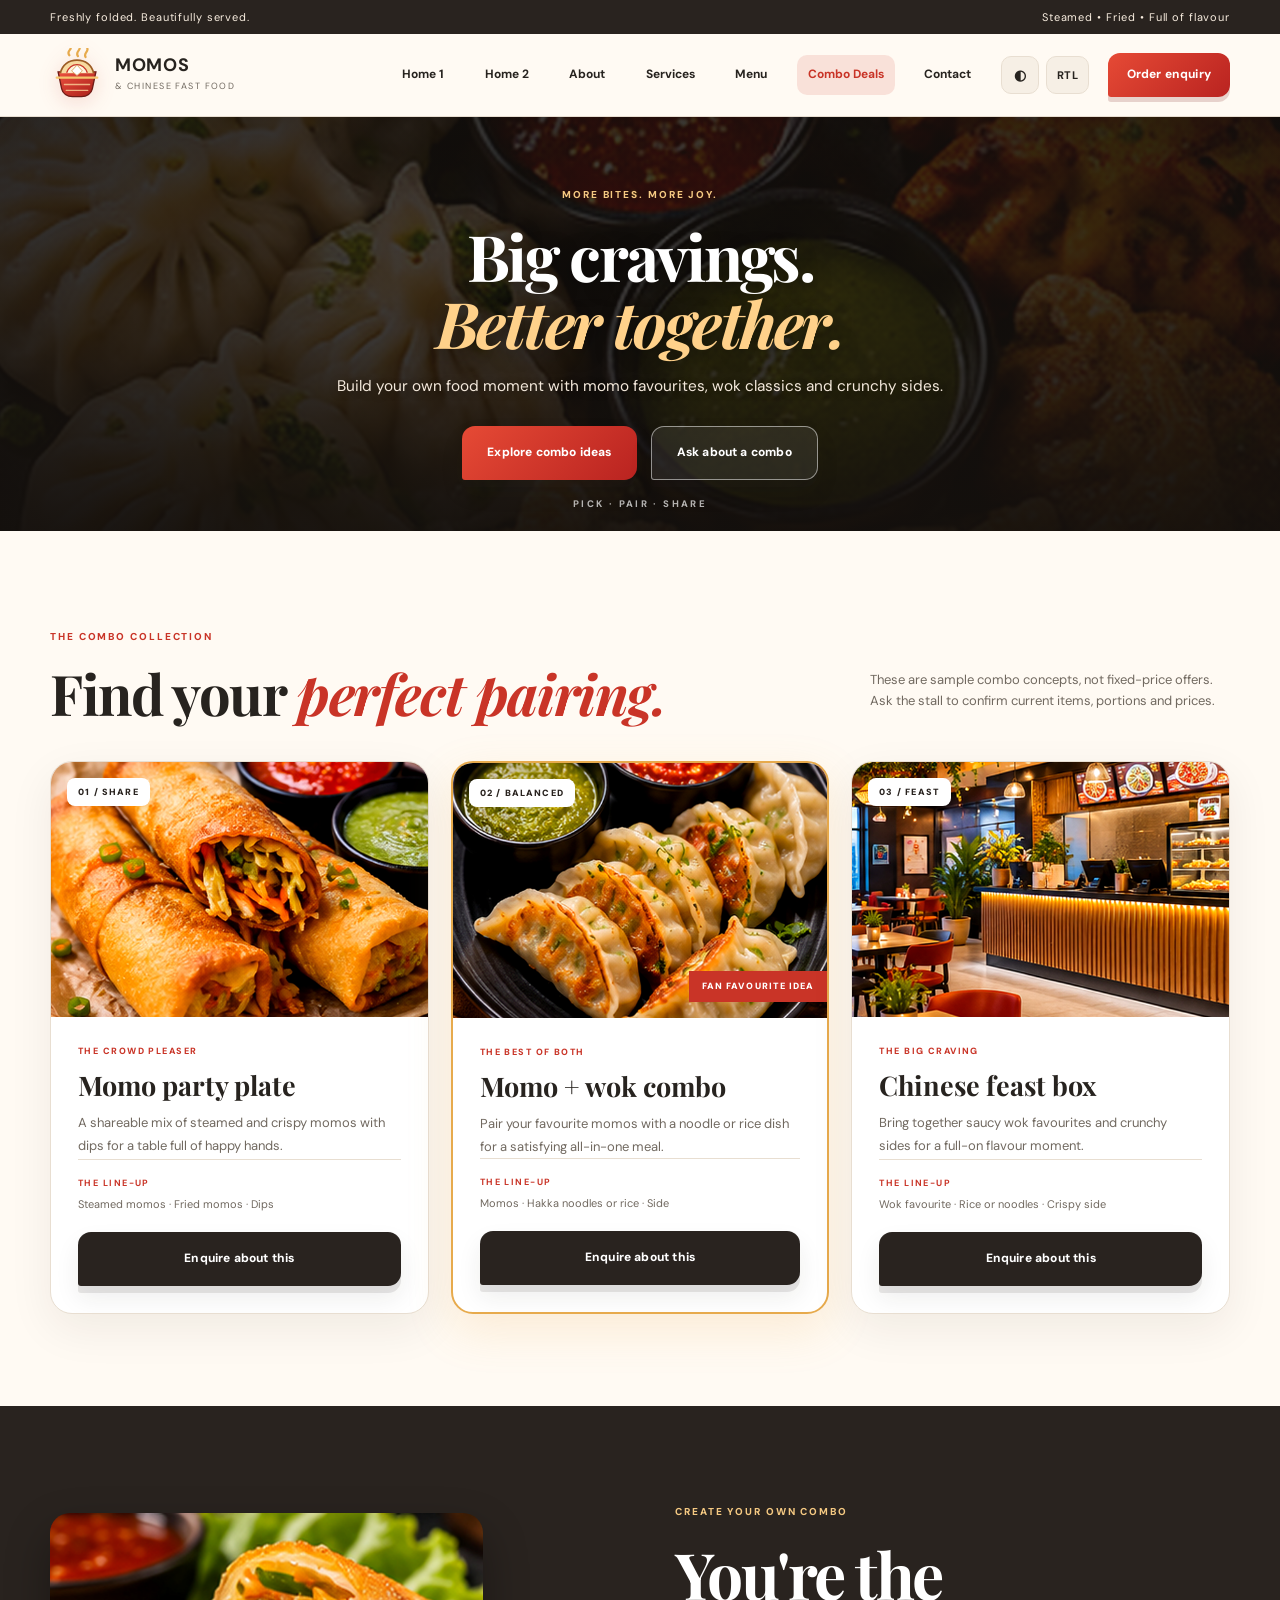
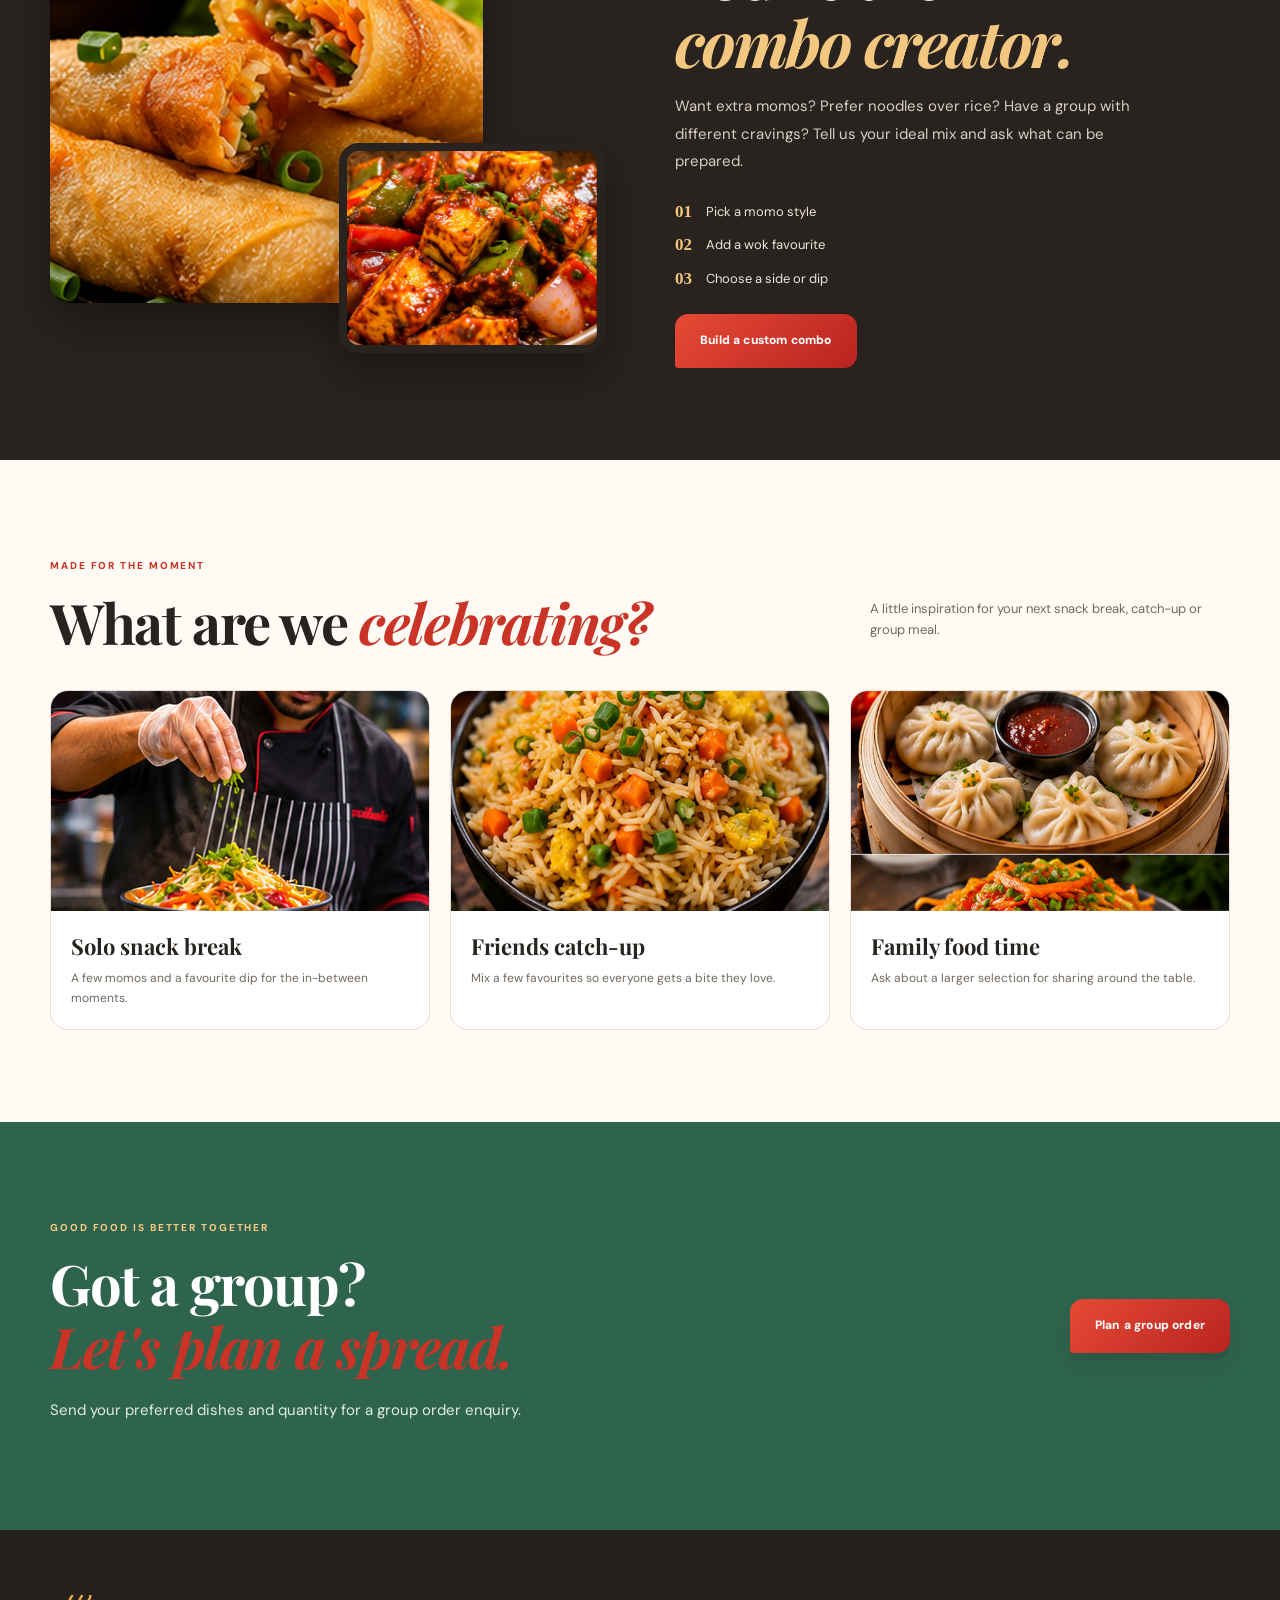
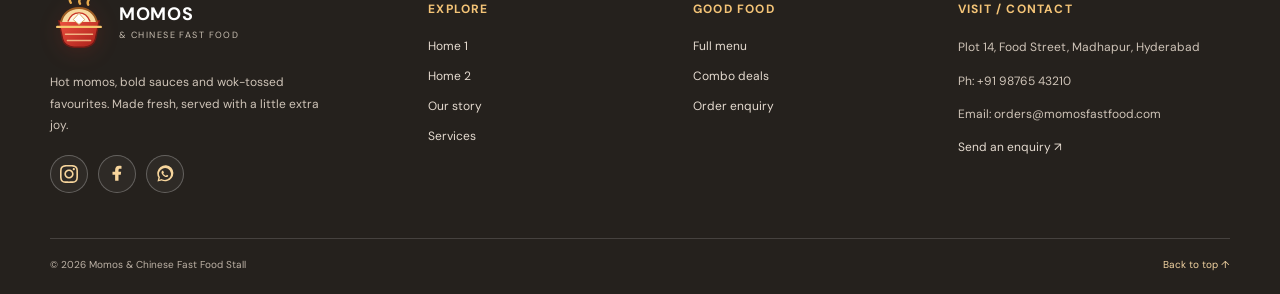
<file: combos.html>
<!doctype html>
<html lang="en" dir="ltr" data-theme="light">

<head>
    <meta charset="utf-8">
    <meta name="viewport" content="width=device-width, initial-scale=1">
    <meta name="theme-color" content="#f7f1e8">
    <meta name="description" content="Combo Deals | Momos & Chinese Fast Food Stall">
    <title>Combo Deals | Momos & Chinese Fast Food Stall</title>
    <link rel="icon" href="assets/favicon.svg" type="image/svg+xml">
    <link rel="preconnect" href="https://fonts.googleapis.com">
    <link rel="preconnect" href="https://fonts.gstatic.com" crossorigin>
    <link
        href="https://fonts.googleapis.com/css2?family=DM+Sans:wght@400;500;600;700;800&family=Playfair+Display:wght@600;700;800&display=swap"
        rel="stylesheet">
    <link rel="stylesheet" href="assets/style.css">
</head>

<body class="inner-page" id="top">
    <header class="site-header">
        <div class="top-strip">
            <div class="container top-inner"><span>Freshly folded. Beautifully served.</span><span>Steamed • Fried •
                    Full of flavour</span></div>
        </div>
        <div class="container nav-wrap">
            <a class="brand" href="index.html"><img class="brand-logo" src="assets/momos-logo.svg"
                    alt="Momos & Chinese logo"><span><b>MOMOS</b><small>& CHINESE FAST FOOD</small></span></a>
            <button class="menu-toggle" aria-label="Open navigation"
                aria-expanded="false"><i></i><i></i><i></i></button>
            <nav class="main-nav"><a href="index.html" class="">Home 1</a><a href="home-2.html" class="">Home 2</a><a
                    href="about.html" class="">About</a><a href="services.html" class="">Services</a><a href="menu.html"
                    class="">Menu</a><a href="combos.html" class="active">Combo Deals</a><a href="contact.html"
                    class="">Contact</a>
                <div class="nav-tools"><button class="tool-btn" id="themeToggle" type="button"
                        aria-label="Toggle dark theme">◐</button><button class="tool-btn"
                        id="rtlToggle" type="button" aria-label="Toggle RTL layout">RTL</button></div><a
                    class="nav-order" href="contact.html#order-form">Order enquiry</a>
            </nav>
        </div>
    </header>
    <main>
        <section class="page-hero premium-page-hero combo-hero">
            <div class="page-hero-bg" style="background-image:url('assets/images/food-08.jpg')"></div>
            <div class="page-hero-overlay"></div>
            <div class="container page-hero-content"><span class="eyebrow light">MORE BITES. MORE JOY.</span>
                <h1>Big cravings.<br><em>Better together.</em></h1>
                <p>Build your own food moment with momo favourites, wok classics and crunchy sides.</p>
                <div class="hero-actions centered-actions"><a class="btn btn-primary" href="#combo-ideas">Explore combo ideas</a><a class="btn btn-ghost" href="contact.html#order-form">Ask about a combo</a></div>
            </div><span class="hero-side-note">PICK · PAIR · SHARE</span>
        </section>
        <section class="section" id="combo-ideas">
            <div class="container">
                <div class="section-head">
                    <div><span class="eyebrow">THE COMBO COLLECTION</span>
                        <h2>Find your <em>perfect pairing.</em></h2>
                    </div>
                    <p class="section-note">These are sample combo concepts, not fixed-price offers. Ask the stall to
                        confirm current items, portions and prices.</p>
                </div>
                <div class="combo-cards premium-combo-cards">
                    <article class="combo-card">
                        <div class="combo-image"><img src="assets/images/food-07.jpg"
                                alt="Assorted momos and crispy snacks"><span class="combo-index">01 / SHARE</span></div>
                        <div class="combo-card-body"><span class="tag">THE CROWD PLEASER</span>
                            <h3>Momo party plate</h3>
                            <p>A shareable mix of steamed and crispy momos with dips for a table full of happy hands.
                            </p>
                            <div class="combo-includes"><b>THE LINE-UP</b><span>Steamed momos · Fried momos ·
                                    Dips</span></div><a class="btn btn-dark"
                                href="contact.html?item=Momo%20party%20plate#order-form">Enquire about this</a>
                        </div>
                    </article>
                    <article class="combo-card featured">
                        <div class="combo-image"><img src="assets/images/food-16.jpg"
                                alt="Momos served with a Chinese-style meal"><span class="combo-index">02 /
                                BALANCED</span><span class="combo-ribbon">FAN FAVOURITE IDEA</span></div>
                        <div class="combo-card-body"><span class="tag">THE BEST OF BOTH</span>
                            <h3>Momo + wok combo</h3>
                            <p>Pair your favourite momos with a noodle or rice dish for a satisfying all-in-one meal.
                            </p>
                            <div class="combo-includes"><b>THE LINE-UP</b><span>Momos · Hakka noodles or rice ·
                                    Side</span></div><a class="btn btn-dark"
                                href="contact.html?item=Momo%20%2B%20wok%20combo#order-form">Enquire about this</a>
                        </div>
                    </article>
                    <article class="combo-card">
                        <div class="combo-image"><img src="assets/images/food-18.jpg"
                                alt="A generous Chinese food feast"><span class="combo-index">03 / FEAST</span></div>
                        <div class="combo-card-body"><span class="tag">THE BIG CRAVING</span>
                            <h3>Chinese feast box</h3>
                            <p>Bring together saucy wok favourites and crunchy sides for a full-on flavour moment.</p>
                            <div class="combo-includes"><b>THE LINE-UP</b><span>Wok favourite · Rice or noodles · Crispy
                                    side</span></div><a class="btn btn-dark"
                                href="contact.html?item=Chinese%20feast%20box#order-form">Enquire about this</a>
                        </div>
                    </article>
                </div>
            </div>
        </section>
        <section class="section combo-feature-band">
            <div class="container combo-feature-grid">
                <div class="combo-feature-images"><img src="assets/images/food-11.jpg" alt="A bowl of noodles"><img
                        src="assets/images/food-13.jpg" alt="Crispy Asian appetiser"></div>
                <div><span class="eyebrow light">CREATE YOUR OWN COMBO</span>
                    <h2>You're the<br><em>combo creator.</em></h2>
                    <p>Want extra momos? Prefer noodles over rice? Have a group with different cravings? Tell us your
                        ideal mix and ask what can be prepared.</p>
                    <div class="combo-perks"><span><b>01</b> Pick a momo style</span><span><b>02</b> Add a wok
                            favourite</span><span><b>03</b> Choose a side or dip</span></div><a class="btn btn-primary"
                        href="contact.html?item=Custom%20combo#order-form">Build a custom combo</a>
                </div>
            </div>
        </section>
        <section class="section combo-occasion">
            <div class="container">
                <div class="section-head">
                    <div><span class="eyebrow">MADE FOR THE MOMENT</span>
                        <h2>What are we <em>celebrating?</em></h2>
                    </div>
                    <p class="section-note">A little inspiration for your next snack break, catch-up or group meal.</p>
                </div>
                <div class="occasion-grid">
                    <article><img src="assets/images/food-17.jpg" alt="Small snack spread">
                        <div>
                            <h3>Solo snack break</h3>
                            <p>A few momos and a favourite dip for the in-between moments.</p>
                        </div>
                    </article>
                    <article><img src="assets/images/food-15.jpg" alt="Food spread for friends">
                        <div>
                            <h3>Friends catch-up</h3>
                            <p>Mix a few favourites so everyone gets a bite they love.</p>
                        </div>
                    </article>
                    <article><img src="assets/images/food-19.jpg" alt="Welcoming food stall setting">
                        <div>
                            <h3>Family food time</h3>
                            <p>Ask about a larger selection for sharing around the table.</p>
                        </div>
                    </article>
                </div>
            </div>
        </section>
        <section class="section combo-bottom">
            <div class="container combo-bottom-inner">
                <div><span class="eyebrow light">GOOD FOOD IS BETTER TOGETHER</span>
                    <h2>Got a group?<br><em>Let's plan a spread.</em></h2>
                    <p>Send your preferred dishes and quantity for a group order enquiry.</p>
                </div><a class="btn btn-primary" href="contact.html#order-form">Plan a group order</a>
            </div>
        </section>
    </main>
    <footer class="footer">
        <div class="container footer-grid">
            <div class="footer-brand"><a class="brand" href="index.html"><img class="brand-logo"
                        src="assets/momos-logo.svg" alt="Momos & Chinese logo"><span><b>MOMOS</b><small>& CHINESE FAST
                            FOOD</small></span></a>
                <p>Hot momos, bold sauces and wok-tossed favourites. Made fresh, served with a little extra joy.</p>
                <div class="footer-social" aria-label="Social media links"><a href="https://www.instagram.com/"
                        target="_blank" rel="noopener" aria-label="Instagram" title="Instagram"><svg viewBox="0 0 24 24"
                            aria-hidden="true">
                            <path
                                d="M12 2.163c3.204 0 3.584.012 4.85.07 3.252.148 4.771 1.691 4.919 4.919.058 1.265.069 1.645.069 4.849 0 3.205-.012 3.584-.069 4.849-.149 3.225-1.664 4.771-4.919 4.919-1.266.058-1.644.07-4.85.07-3.204 0-3.584-.012-4.849-.07-3.26-.149-4.771-1.699-4.919-4.92-.058-1.265-.07-1.644-.07-4.849 0-3.204.013-3.583.07-4.849.149-3.227 1.664-4.771 4.919-4.919 1.266-.057 1.645-.069 4.849-.069zm0-2.163c-3.259 0-3.667.014-4.947.072-4.358.2-6.78 2.618-6.98 6.98-.059 1.281-.073 1.689-.073 4.948 0 3.259.014 3.668.072 4.948.2 4.358 2.618 6.78 6.98 6.98 1.281.058 1.689.072 4.948.072 3.259 0 3.668-.014 4.948-.072 4.354-.2 6.782-2.618 6.979-6.98.059-1.28.073-1.689.073-4.948 0-3.259-.014-3.667-.072-4.947-.196-4.354-2.617-6.78-6.979-6.98-1.281-.059-1.69-.073-4.949-.073zm0 5.838c-3.403 0-6.162 2.759-6.162 6.162s2.759 6.163 6.162 6.163 6.162-2.759 6.162-6.163c0-3.403-2.759-6.162-6.162-6.162zm0 10.162c-2.209 0-4-1.79-4-4 0-2.209 1.791-4 4-4s4 1.791 4 4c0 2.21-1.791 4-4 4zm6.406-11.845c-.796 0-1.441.645-1.441 1.44s.645 1.44 1.441 1.44c.795 0 1.439-.645 1.439-1.44s-.644-1.44-1.439-1.44z" />
                        </svg></a><a href="https://www.facebook.com/" target="_blank" rel="noopener"
                        aria-label="Facebook" title="Facebook"><svg viewBox="0 0 24 24" aria-hidden="true">
                            <path
                                d="M14 21v-8h3l.5-4H14V7c0-1.2.4-2 2-2h2V1.4C17.2 1.2 16.1 1 14.7 1 11.5 1 9.5 3 9.5 6.6V9H6v4h3.5v8z" />
                        </svg></a><a href="https://wa.me/" target="_blank" rel="noopener" aria-label="WhatsApp"
                        title="WhatsApp"><svg viewBox="0 0 24 24" aria-hidden="true">
                            <path
                                d="M20.5 3.5A11 11 0 0 0 3.2 16.8L2 22l5.4-1.4A11 11 0 0 0 20.5 3.5ZM12 20a8 8 0 0 1-4.1-1.1l-.3-.2-3.2.8.9-3.1-.2-.3A8 8 0 1 1 12 20Zm4.4-6c-.2-.1-1.4-.7-1.6-.8s-.4-.1-.5.1-.6.8-.8.9-.3.2-.5.1a6.5 6.5 0 0 1-1.9-1.2 7 7 0 0 1-1.3-1.6c-.1-.2 0-.3.1-.4l.4-.5c.1-.1.2-.3.2-.4s0-.3-.1-.4l-.7-1.7c-.2-.4-.4-.4-.5-.4h-.5c-.2 0-.4.1-.6.3s-.8.8-.8 1.9.8 2.2.9 2.3a9.7 9.7 0 0 0 3.7 3.3c.5.2.9.4 1.2.5.5.2 1 .2 1.4.1.4-.1 1.4-.6 1.6-1.1s.2-1 .1-1.1-.2-.2-.4-.3Z" />
                        </svg></a></div>
            </div>
            <div>
                <h4>Explore</h4><a href="index.html">Home 1</a><a href="home-2.html">Home 2</a><a href="about.html">Our
                    story</a><a href="services.html">Services</a>
            </div>
            <div>
                <h4>Good food</h4><a href="menu.html">Full menu</a><a href="combos.html">Combo deals</a><a
                    href="contact.html">Order enquiry</a>
            </div>
            <div>
                <h4>Visit / Contact</h4>
                <p>Plot 14, Food Street, Madhapur, Hyderabad</p>
                <p>Ph: <a href="tel:+919876543210">+91 98765 43210</a></p>
                <p>Email: <a href="mailto:orders@momosfastfood.com">orders@momosfastfood.com</a></p><a href="contact.html#order-form">Send an enquiry ↗</a>
            </div>
        </div>
        <div class="container footer-bottom"><span>© <span id="year"></span> Momos & Chinese Fast Food Stall</span><a
                href="#top">Back to top ↑</a></div>
    </footer>
    <script src="assets/site.js"></script>
</body>

</html>
</file>
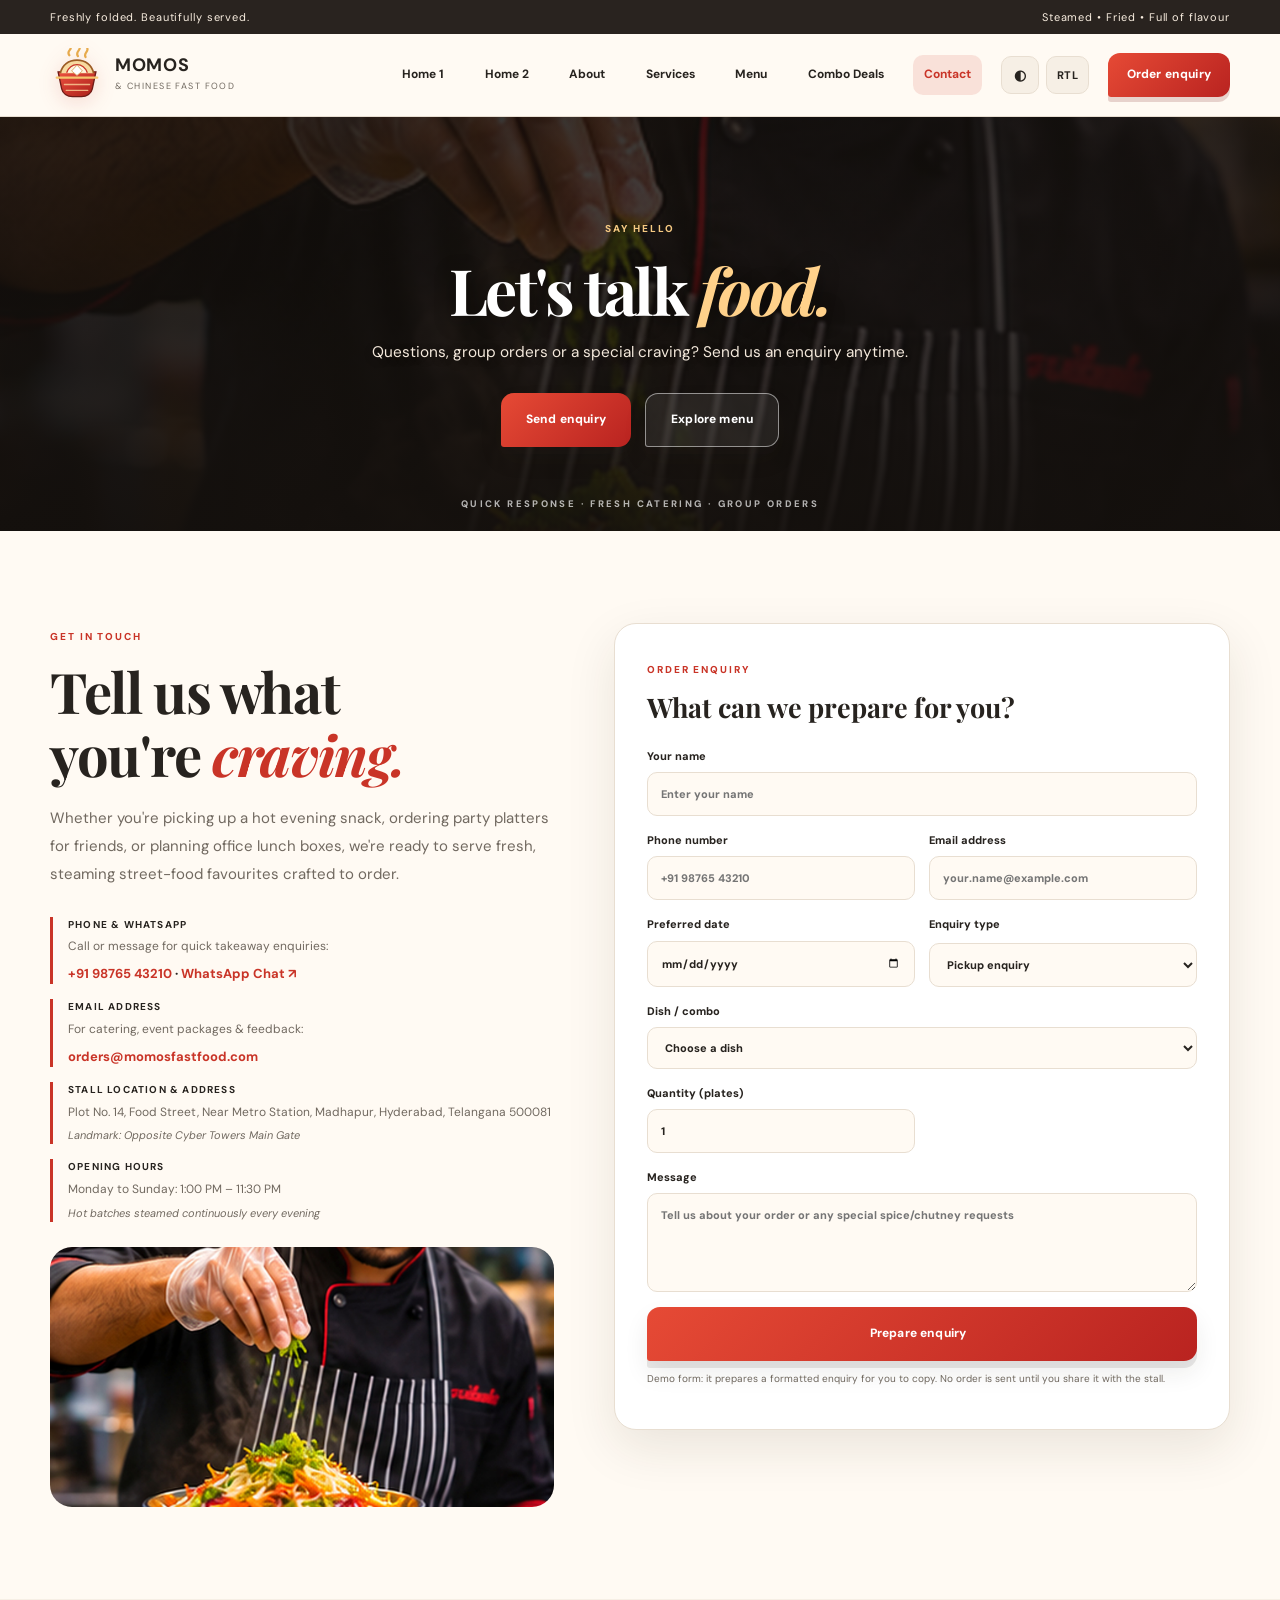
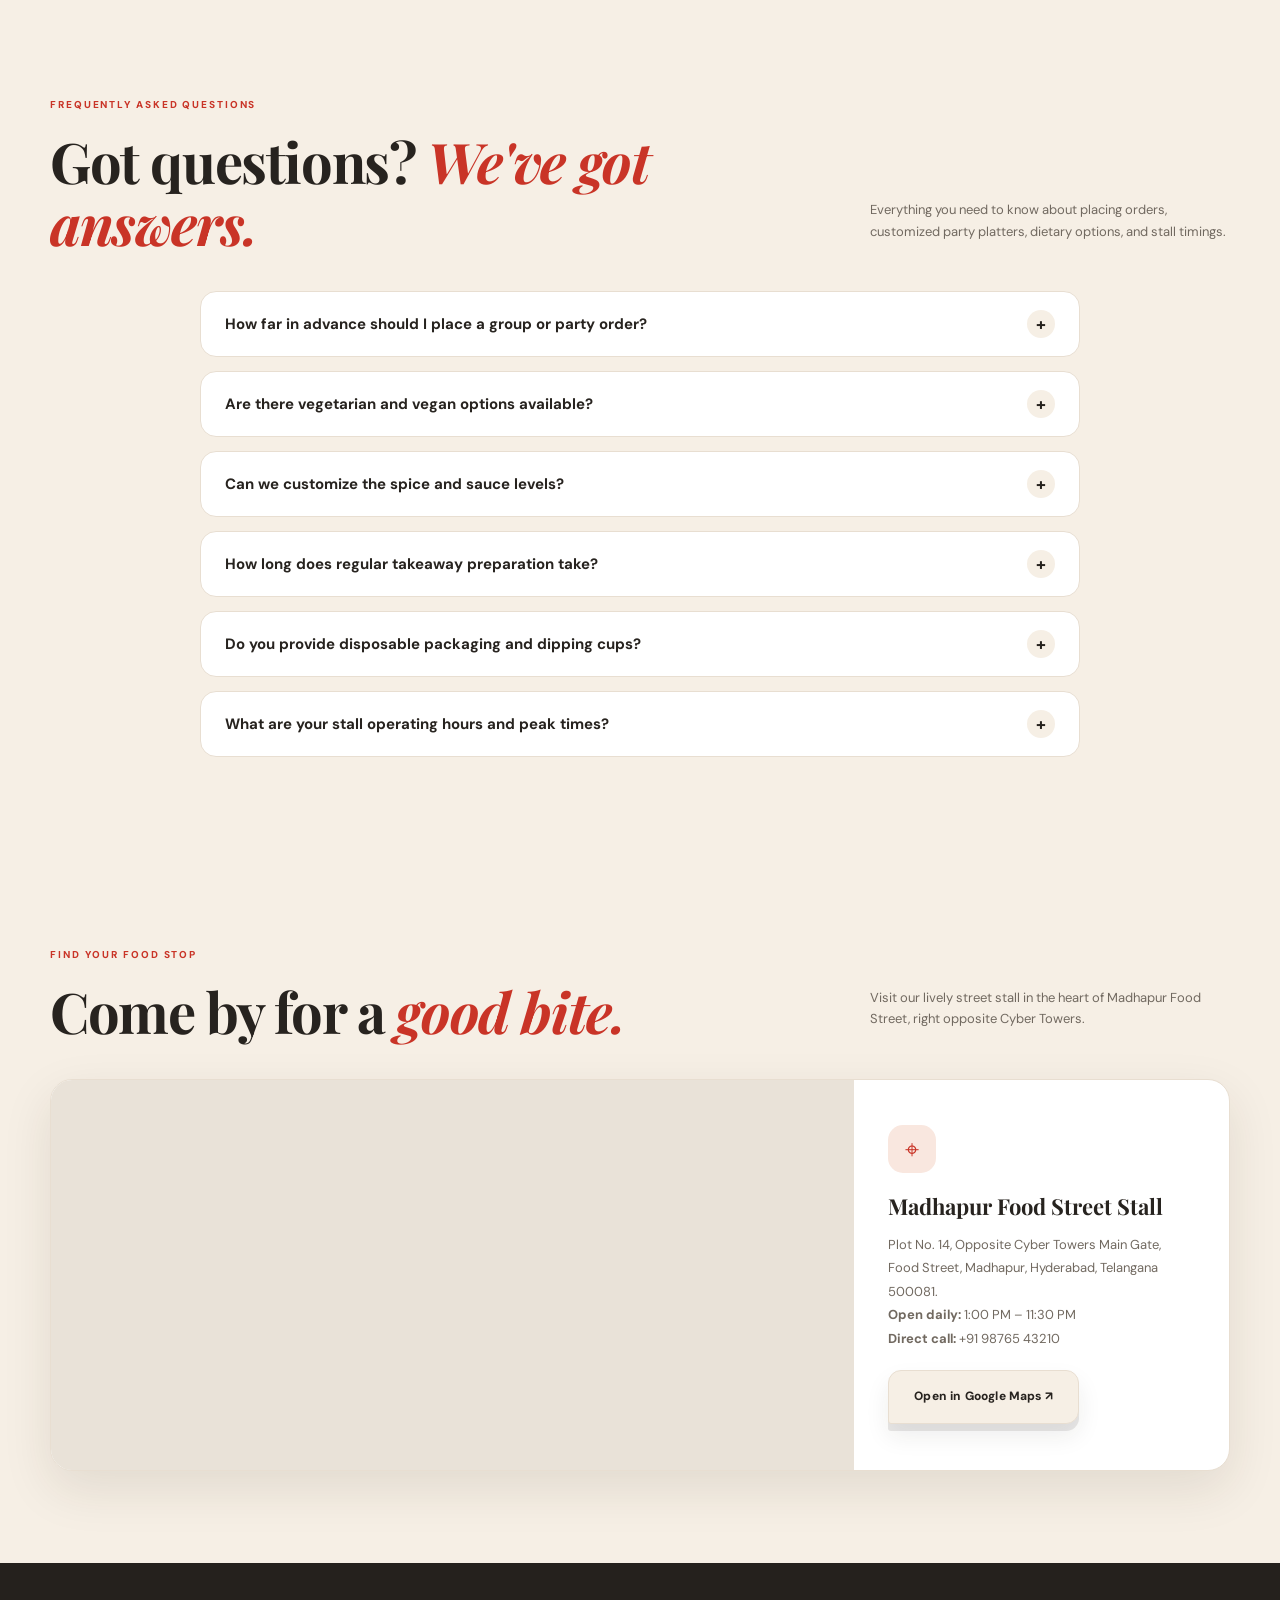
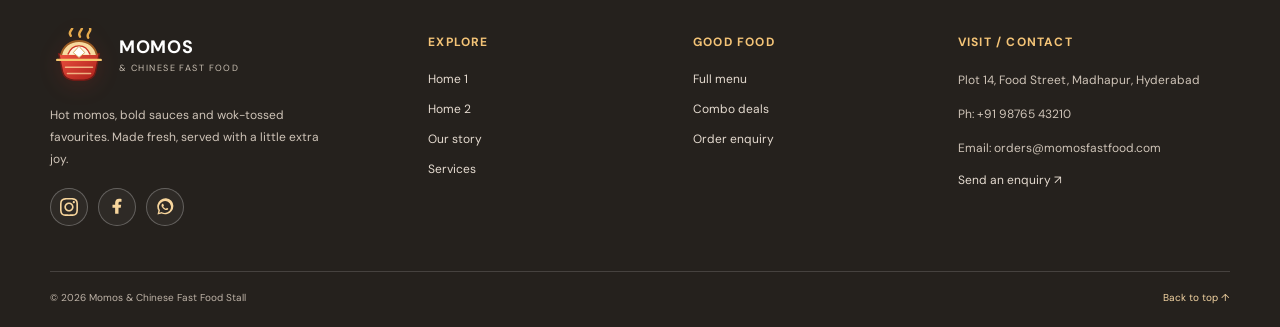
<file: contact.html>
<!doctype html>
<html lang="en" dir="ltr" data-theme="light">

<head>
    <meta charset="utf-8">
    <meta name="viewport" content="width=device-width, initial-scale=1">
    <meta name="theme-color" content="#f7f1e8">
    <meta name="description" content="Contact & Order Enquiry | Momos & Chinese Fast Food Stall">
    <title>Contact & Order Enquiry | Momos & Chinese Fast Food Stall</title>
    <link rel="icon" href="assets/favicon.svg" type="image/svg+xml">
    <link rel="preconnect" href="https://fonts.googleapis.com">
    <link rel="preconnect" href="https://fonts.gstatic.com" crossorigin>
    <link
        href="https://fonts.googleapis.com/css2?family=DM+Sans:wght@400;500;600;700;800&family=Playfair+Display:wght@600;700;800&display=swap"
        rel="stylesheet">
    <link rel="stylesheet" href="assets/style.css">
</head>

<body class="inner-page" id="top">
    <header class="site-header">
        <div class="top-strip">
            <div class="container top-inner"><span>Freshly folded. Beautifully served.</span><span>Steamed • Fried •
                    Full of flavour</span></div>
        </div>
        <div class="container nav-wrap">
            <a class="brand" href="index.html"><img class="brand-logo" src="assets/momos-logo.svg"
                    alt="Momos & Chinese logo"><span><b>MOMOS</b><small>& CHINESE FAST FOOD</small></span></a>
            <button class="menu-toggle" aria-label="Open navigation"
                aria-expanded="false"><i></i><i></i><i></i></button>
            <nav class="main-nav"><a href="index.html" class="">Home 1</a><a href="home-2.html" class="">Home 2</a><a
                    href="about.html" class="">About</a><a href="services.html" class="">Services</a><a href="menu.html"
                    class="">Menu</a><a href="combos.html" class="">Combo Deals</a><a href="contact.html"
                    class="active">Contact</a>
                <div class="nav-tools"><button class="tool-btn" id="themeToggle" type="button"
                        aria-label="Toggle dark theme">◐</button><button class="tool-btn"
                        id="rtlToggle" type="button" aria-label="Toggle RTL layout">RTL</button></div><a
                    class="nav-order" href="contact.html#order-form">Order enquiry</a>
            </nav>
        </div>
    </header>
    <main>
        <section class="page-hero premium-page-hero contact-hero">
            <div class="page-hero-bg" style="background-image:url('assets/images/food-17.jpg')"></div>
            <div class="page-hero-overlay"></div>
            <div class="container page-hero-content"><span class="eyebrow light">SAY HELLO</span>
                <h1>Let's talk <em>food.</em></h1>
                <p>Questions, group orders or a special craving? Send us an enquiry anytime.</p>
                <div class="hero-actions centered-actions"><a class="btn btn-primary" href="#order-form">Send enquiry</a><a class="btn btn-ghost" href="menu.html">Explore menu</a></div>
            </div><span class="hero-side-note">QUICK RESPONSE · FRESH CATERING · GROUP ORDERS</span>
        </section>
        <section class="section">
            <div class="container contact-layout">
                <div class="contact-copy"><span class="eyebrow">GET IN TOUCH</span>
                    <h2>Tell us what<br>you're <em>craving.</em></h2>
                    <p>Whether you're picking up a hot evening snack, ordering party platters for friends, or planning office lunch boxes, we're ready to serve fresh, steaming street-food favourites crafted to order.</p>
                    <div class="contact-info">
                        <div><b>PHONE &amp; WHATSAPP</b>
                            <span>Call or message for quick takeaway enquiries:</span>
                            <span class="contact-val"><a href="tel:+919876543210">+91 98765 43210</a> · <a href="https://wa.me/919876543210" target="_blank" rel="noopener">WhatsApp Chat ↗</a></span>
                        </div>
                        <div><b>EMAIL ADDRESS</b>
                            <span>For catering, event packages &amp; feedback:</span>
                            <span class="contact-val"><a href="mailto:orders@momosfastfood.com">orders@momosfastfood.com</a></span>
                        </div>
                        <div><b>STALL LOCATION &amp; ADDRESS</b>
                            <span>Plot No. 14, Food Street, Near Metro Station, Madhapur, Hyderabad, Telangana 500081</span>
                            <span class="contact-sub">Landmark: Opposite Cyber Towers Main Gate</span>
                        </div>
                        <div><b>OPENING HOURS</b>
                            <span>Monday to Sunday: 1:00 PM – 11:30 PM</span>
                            <span class="contact-sub">Hot batches steamed continuously every evening</span>
                        </div>
                    </div><img src="assets/images/food-17.jpg" alt="Momos with dipping sauces ready to enjoy">
                </div>
                <form class="order-form" id="order-form"><span class="eyebrow">ORDER ENQUIRY</span>
                    <h3>What can we prepare for you?</h3><label>Your name<input name="name" required
                            placeholder="Enter your name"></label>
                    <div class="form-row">
                        <label>Phone number<input name="phone" type="tel" required
                                placeholder="+91 98765 43210"></label>
                        <label>Email address<input name="email" type="email" required
                                placeholder="your.name@example.com"></label>
                    </div>
                    <div class="form-row">
                        <label>Preferred date<input name="date" type="date"></label>
                        <label>Enquiry type<select name="type">
                                <option>Pickup enquiry</option>
                                <option>Group order</option>
                                <option>Menu question</option>
                                <option>Other</option>
                            </select></label>
                    </div>
                    <label>Dish / combo<select name="item" id="itemSelect">
                            <option value="">Choose a dish</option>
                            <option>Steamed vegetable momos</option>
                            <option>Crispy fried momos</option>
                            <option>Tandoori-style momos</option>
                            <option>Veg Hakka noodles</option>
                            <option>Vegetable fried rice</option>
                            <option>Momo party plate</option>
                            <option>Momo + wok combo</option>
                            <option>Chinese feast box</option>
                            <option>Other / custom order</option>
                        </select></label>
                    <div class="form-row"><label>Quantity (plates)<input name="quantity" type="number" min="1" value="1"
                                required></label></div><label>Message<textarea name="message" rows="4"
                            placeholder="Tell us about your order or any special spice/chutney requests"></textarea></label><button
                        class="btn btn-primary form-submit" type="submit">Prepare enquiry <span> </span></button>
                    <p class="form-note">Demo form: it prepares a formatted enquiry for you to copy. No order is sent
                        until you share it with the stall.</p>
                    <div class="form-result" id="formResult" aria-live="polite" hidden><b>Your enquiry is
                            ready.</b><textarea id="enquiryOutput" readonly rows="6"></textarea><button type="button"
                            class="btn btn-dark" id="copyEnquiry">Copy enquiry</button><span id="copyStatus"></span>
                    </div>
                </form>
            </div>
        </section>
        <section class="section faq-section" id="faq">
            <div class="container">
                <div class="section-head">
                    <div><span class="eyebrow">FREQUENTLY ASKED QUESTIONS</span>
                        <h2>Got questions? <em>We've got answers.</em></h2>
                    </div>
                    <p class="section-note">Everything you need to know about placing orders, customized party platters, dietary options, and stall timings.</p>
                </div>
                <div class="faq-accordion">
                    <details class="faq-item">
                        <summary class="faq-question">
                            <span>How far in advance should I place a group or party order?</span>
                            <span class="faq-icon" aria-hidden="true">+</span>
                        </summary>
                        <div class="faq-answer">
                            <p>For small groups (10–25 plates), 2 to 3 hours advance notice is perfect so we can steam and pack everything piping hot for your pickup. For larger catering platters or party boxes (30+ plates), please share your enquiry at least 24 hours ahead so we can reserve fresh ingredients and prep your preferred dip varieties.</p>
                        </div>
                    </details>
                    <details class="faq-item">
                        <summary class="faq-question">
                            <span>Are there vegetarian and vegan options available?</span>
                            <span class="faq-icon" aria-hidden="true">+</span>
                        </summary>
                        <div class="faq-answer">
                            <p>Yes, absolutely! We offer pure vegetable steamed and fried momos filled with shredded cabbage, carrots, bell peppers, spring onions, and ginger. We also offer chilli paneer, veg Hakka noodles, and vegetable Schezwan fried rice. All our main dipping chutneys (chilli garlic &amp; tomato) are 100% plant-based.</p>
                        </div>
                    </details>
                    <details class="faq-item">
                        <summary class="faq-question">
                            <span>Can we customize the spice and sauce levels?</span>
                            <span class="faq-icon" aria-hidden="true">+</span>
                        </summary>
                        <div class="faq-answer">
                            <p>Yes! Just mention your preference when ordering. We can adjust the heat from mild (kid-friendly with extra sweet plum sauce or creamy dip) to medium street-style, or extra fiery Schezwan style with extra garlic and crushed red peppers.</p>
                        </div>
                    </details>
                    <details class="faq-item">
                        <summary class="faq-question">
                            <span>How long does regular takeaway preparation take?</span>
                            <span class="faq-icon" aria-hidden="true">+</span>
                        </summary>
                        <div class="faq-answer">
                            <p>Our steamers are kept running continuously throughout our operating hours. Walk-in steamed momos are usually served within 3 to 5 minutes, while crispy deep-fried or wok-tossed items take approximately 7 to 10 minutes from wok to box.</p>
                        </div>
                    </details>
                    <details class="faq-item">
                        <summary class="faq-question">
                            <span>Do you provide disposable packaging and dipping cups?</span>
                            <span class="faq-icon" aria-hidden="true">+</span>
                        </summary>
                        <div class="faq-answer">
                            <p>Yes. All takeaway orders are packed in sturdy, food-grade thermal containers with steam vents so your fried momos stay crispy and steamed momos stay tender. Dipping sauces are provided in separate sealed dip cups along with wooden forks and paper napkins.</p>
                        </div>
                    </details>
                    <details class="faq-item">
                        <summary class="faq-question">
                            <span>What are your stall operating hours and peak times?</span>
                            <span class="faq-icon" aria-hidden="true">+</span>
                        </summary>
                        <div class="faq-answer">
                            <p>We are open every day from 1:00 PM to 11:30 PM. Peak crowd hours are typically in the evening from 6:30 PM to 9:30 PM. If you are picking up during peak hours, we recommend calling or sending an enquiry ahead to avoid waiting in line.</p>
                        </div>
                    </details>
                </div>
            </div>
        </section>
        <section class="section location-section">
            <div class="container">
                <div class="section-head">
                    <div><span class="eyebrow">FIND YOUR FOOD STOP</span>
                        <h2>Come by for a <em>good bite.</em></h2>
                    </div>
                    <p class="section-note">Visit our lively street stall in the heart of Madhapur Food Street, right opposite Cyber Towers.</p>
                </div>
                <div class="map-panel">
                    <div class="map-frame"><iframe title="Map search for Momos and Chinese fast food in Hyderabad"
                            src="https://maps.google.com/maps?q=Madhapur%20Food%20Street%20Hyderabad&t=&z=14&ie=UTF8&iwloc=&output=embed"
                            loading="lazy" referrerpolicy="no-referrer-when-downgrade" allowfullscreen></iframe></div>
                    <div class="map-caption"><span class="map-pin">⌖</span>
                        <div><b>Madhapur Food Street Stall</b>
                            <p>Plot No. 14, Opposite Cyber Towers Main Gate, Food Street, Madhapur, Hyderabad, Telangana 500081.<br><strong>Open daily:</strong> 1:00 PM – 11:30 PM<br><strong>Direct call:</strong> <a href="tel:+919876543210">+91 98765 43210</a></p><a
                                class="btn btn-outline"
                                href="https://www.google.com/maps/search/?api=1&query=Madhapur+Food+Street+Hyderabad"
                                target="_blank" rel="noopener">Open in Google Maps ↗</a>
                        </div>
                    </div>
                </div>
            </div>
        </section>
    </main>
    <footer class="footer">
        <div class="container footer-grid">
            <div class="footer-brand"><a class="brand" href="index.html"><img class="brand-logo"
                        src="assets/momos-logo.svg" alt="Momos & Chinese logo"><span><b>MOMOS</b><small>& CHINESE FAST
                            FOOD</small></span></a>
                <p>Hot momos, bold sauces and wok-tossed favourites. Made fresh, served with a little extra joy.</p>
                <div class="footer-social" aria-label="Social media links"><a href="https://www.instagram.com/"
                        target="_blank" rel="noopener" aria-label="Instagram" title="Instagram"><svg viewBox="0 0 24 24"
                            aria-hidden="true">
                            <path
                                d="M12 2.163c3.204 0 3.584.012 4.85.07 3.252.148 4.771 1.691 4.919 4.919.058 1.265.069 1.645.069 4.849 0 3.205-.012 3.584-.069 4.849-.149 3.225-1.664 4.771-4.919 4.919-1.266.058-1.644.07-4.85.07-3.204 0-3.584-.012-4.849-.07-3.26-.149-4.771-1.699-4.919-4.92-.058-1.265-.07-1.644-.07-4.849 0-3.204.013-3.583.07-4.849.149-3.227 1.664-4.771 4.919-4.919 1.266-.057 1.645-.069 4.849-.069zm0-2.163c-3.259 0-3.667.014-4.947.072-4.358.2-6.78 2.618-6.98 6.98-.059 1.281-.073 1.689-.073 4.948 0 3.259.014 3.668.072 4.948.2 4.358 2.618 6.78 6.98 6.98 1.281.058 1.689.072 4.948.072 3.259 0 3.668-.014 4.948-.072 4.354-.2 6.782-2.618 6.979-6.98.059-1.28.073-1.689.073-4.948 0-3.259-.014-3.667-.072-4.947-.196-4.354-2.617-6.78-6.979-6.98-1.281-.059-1.69-.073-4.949-.073zm0 5.838c-3.403 0-6.162 2.759-6.162 6.162s2.759 6.163 6.162 6.163 6.162-2.759 6.162-6.163c0-3.403-2.759-6.162-6.162-6.162zm0 10.162c-2.209 0-4-1.79-4-4 0-2.209 1.791-4 4-4s4 1.791 4 4c0 2.21-1.791 4-4 4zm6.406-11.845c-.796 0-1.441.645-1.441 1.44s.645 1.44 1.441 1.44c.795 0 1.439-.645 1.439-1.44s-.644-1.44-1.439-1.44z" />
                        </svg></a><a href="https://www.facebook.com/" target="_blank" rel="noopener"
                        aria-label="Facebook" title="Facebook"><svg viewBox="0 0 24 24" aria-hidden="true">
                            <path
                                d="M14 21v-8h3l.5-4H14V7c0-1.2.4-2 2-2h2V1.4C17.2 1.2 16.1 1 14.7 1 11.5 1 9.5 3 9.5 6.6V9H6v4h3.5v8z" />
                        </svg></a><a href="https://wa.me/" target="_blank" rel="noopener" aria-label="WhatsApp"
                        title="WhatsApp"><svg viewBox="0 0 24 24" aria-hidden="true">
                            <path
                                d="M20.5 3.5A11 11 0 0 0 3.2 16.8L2 22l5.4-1.4A11 11 0 0 0 20.5 3.5ZM12 20a8 8 0 0 1-4.1-1.1l-.3-.2-3.2.8.9-3.1-.2-.3A8 8 0 1 1 12 20Zm4.4-6c-.2-.1-1.4-.7-1.6-.8s-.4-.1-.5.1-.6.8-.8.9-.3.2-.5.1a6.5 6.5 0 0 1-1.9-1.2 7 7 0 0 1-1.3-1.6c-.1-.2 0-.3.1-.4l.4-.5c.1-.1.2-.3.2-.4s0-.3-.1-.4l-.7-1.7c-.2-.4-.4-.4-.5-.4h-.5c-.2 0-.4.1-.6.3s-.8.8-.8 1.9.8 2.2.9 2.3a9.7 9.7 0 0 0 3.7 3.3c.5.2.9.4 1.2.5.5.2 1 .2 1.4.1.4-.1 1.4-.6 1.6-1.1s.2-1 .1-1.1-.2-.2-.4-.3Z" />
                        </svg></a></div>
            </div>
            <div>
                <h4>Explore</h4><a href="index.html">Home 1</a><a href="home-2.html">Home 2</a><a href="about.html">Our
                    story</a><a href="services.html">Services</a>
            </div>
            <div>
                <h4>Good food</h4><a href="menu.html">Full menu</a><a href="combos.html">Combo deals</a><a
                    href="contact.html">Order enquiry</a>
            </div>
            <div>
                <h4>Visit / Contact</h4>
                <p>Plot 14, Food Street, Madhapur, Hyderabad</p>
                <p>Ph: <a href="tel:+919876543210">+91 98765 43210</a></p>
                <p>Email: <a href="mailto:orders@momosfastfood.com">orders@momosfastfood.com</a></p><a href="contact.html#order-form">Send an enquiry ↗</a>
            </div>
        </div>
        <div class="container footer-bottom"><span>© <span id="year"></span> Momos & Chinese Fast Food Stall</span><a
                href="#top">Back to top ↑</a></div>
    </footer>
    <script src="assets/site.js"></script>
</body>

</html>
</file>
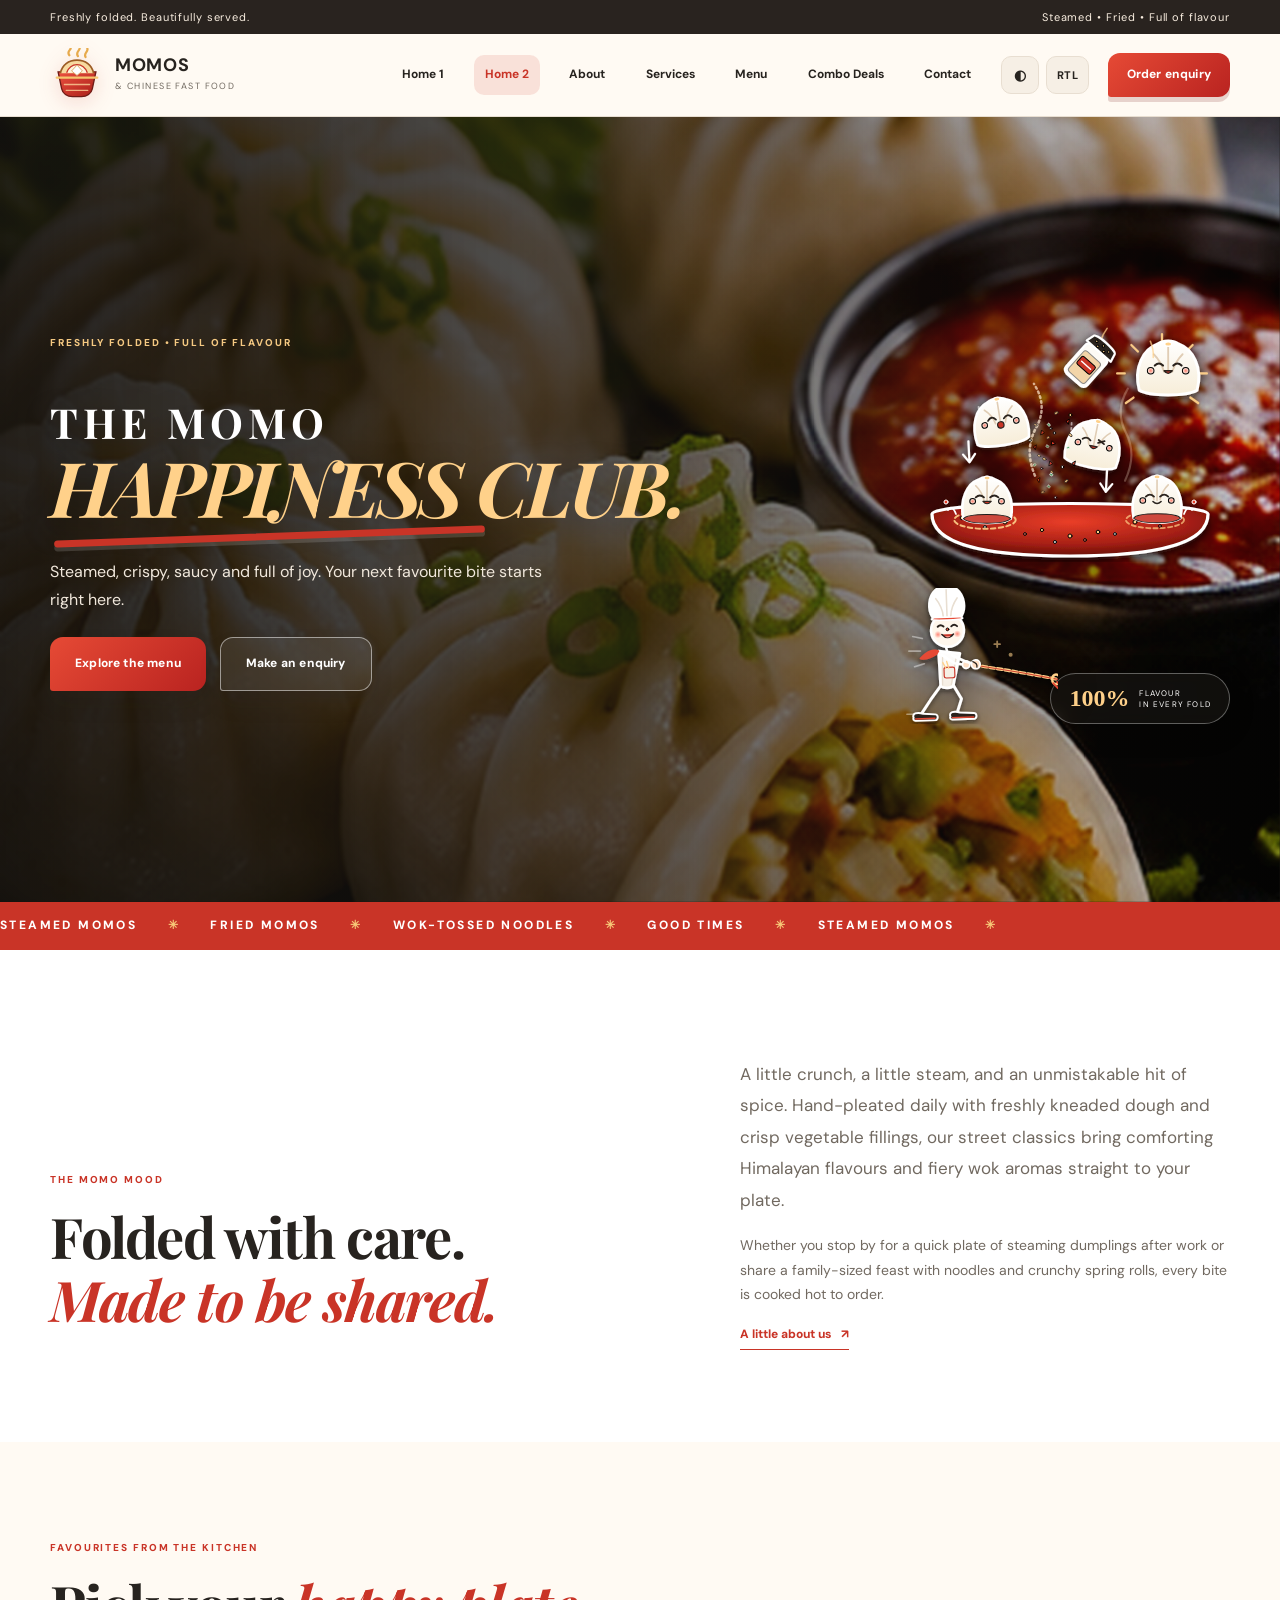
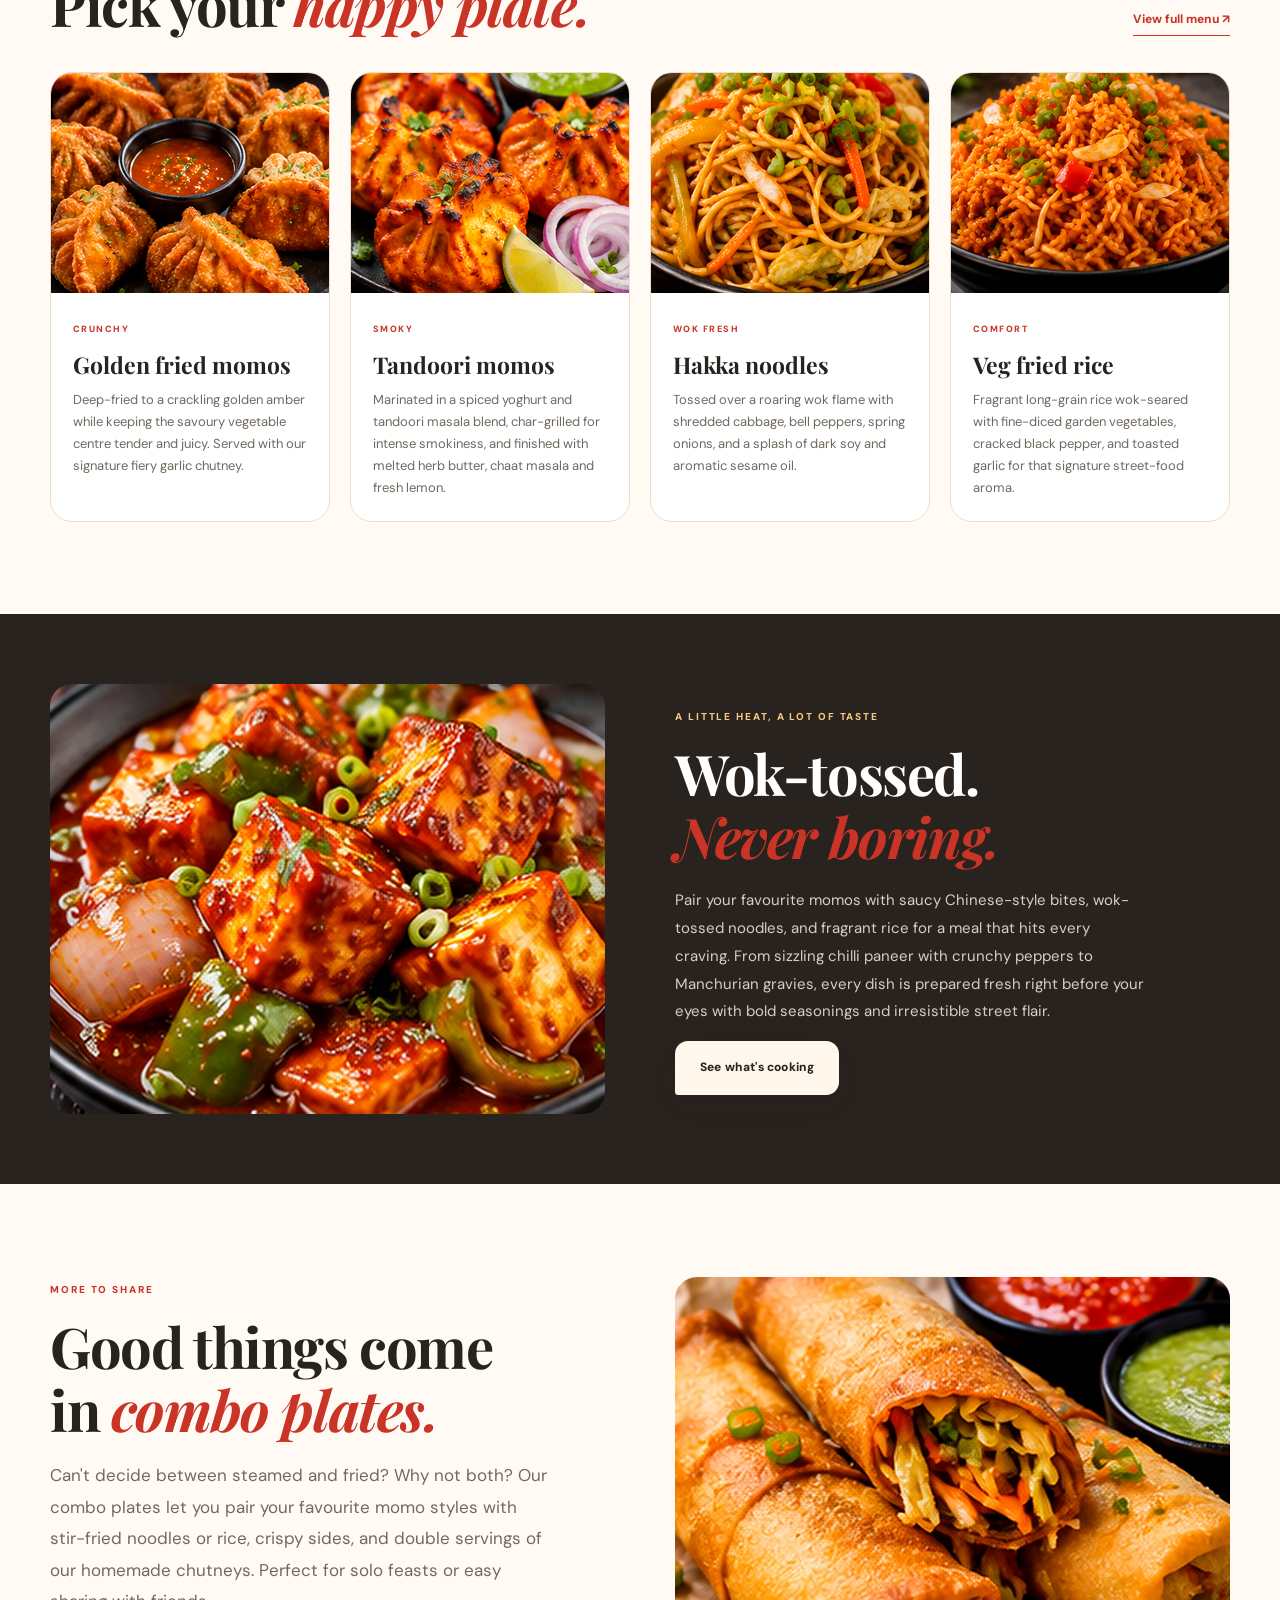
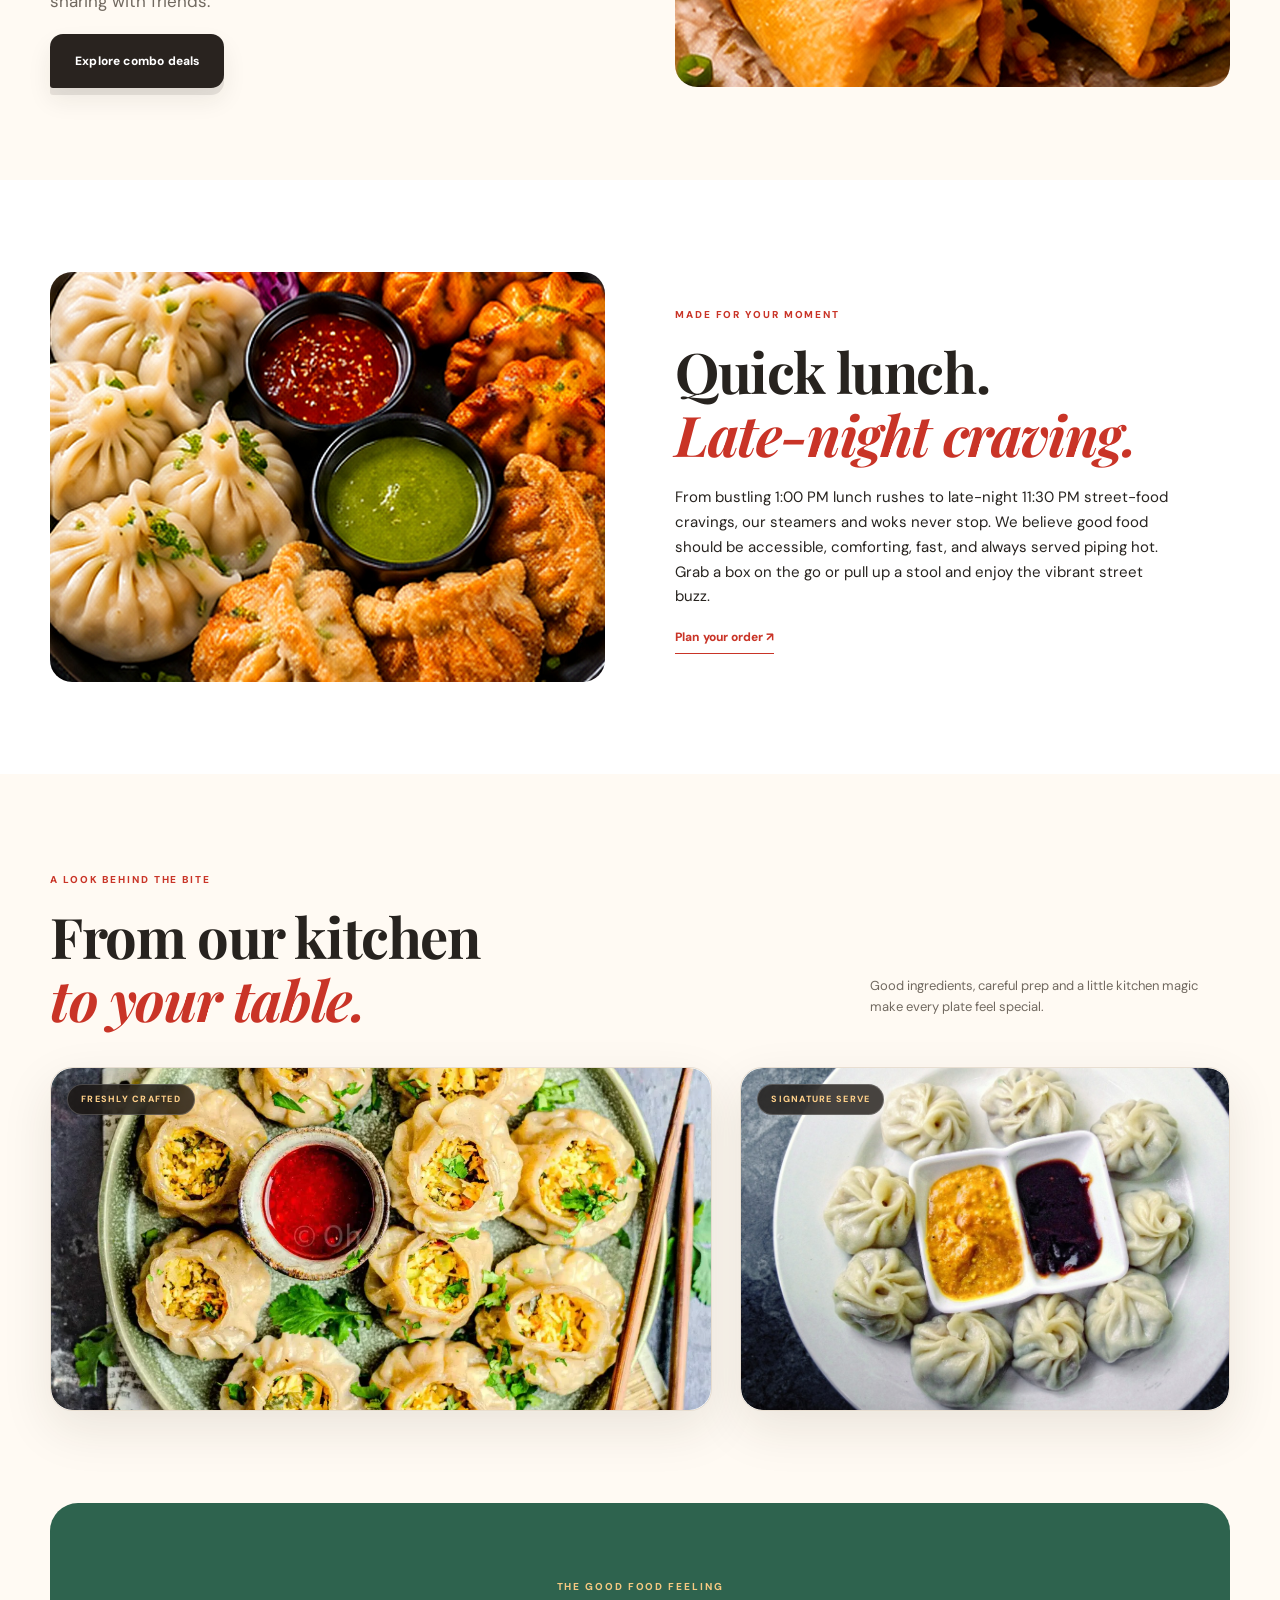
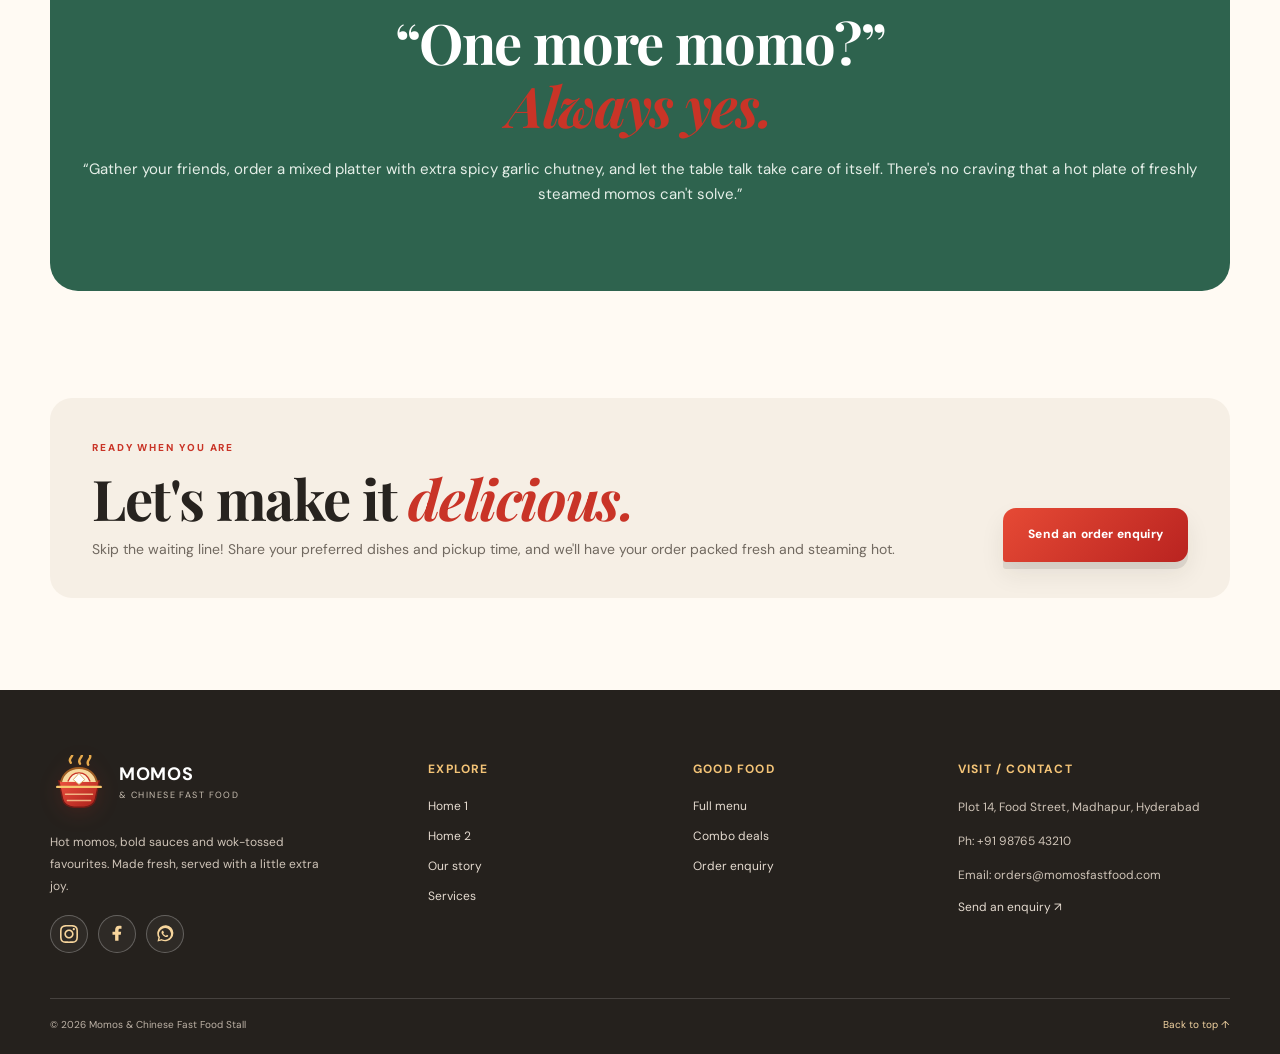
<file: home-2.html>
<!doctype html>
<html lang="en" dir="ltr" data-theme="light">

<head>
    <meta charset="utf-8">
    <meta name="viewport" content="width=device-width, initial-scale=1">
    <meta name="theme-color" content="#f7f1e8">
    <meta name="description" content="Home 2 | Momos & Chinese Fast Food Stall">
    <title>Home 2 | Momos & Chinese Fast Food Stall</title>
    <link rel="icon" href="assets/favicon.svg" type="image/svg+xml">
    <link rel="preconnect" href="https://fonts.googleapis.com">
    <link rel="preconnect" href="https://fonts.gstatic.com" crossorigin>
    <link
        href="https://fonts.googleapis.com/css2?family=DM+Sans:wght@400;500;600;700;800&family=Playfair+Display:wght@600;700;800&display=swap"
        rel="stylesheet">
    <link rel="stylesheet" href="assets/style.css">
</head>

<body class="home-two" id="top">
    <header class="site-header">
        <div class="top-strip">
            <div class="container top-inner"><span>Freshly folded. Beautifully served.</span><span>Steamed • Fried •
                    Full of flavour</span></div>
        </div>
        <div class="container nav-wrap">
            <a class="brand" href="index.html"><img class="brand-logo" src="assets/momos-logo.svg"
                    alt="Momos & Chinese logo"><span><b>MOMOS</b><small>& CHINESE FAST FOOD</small></span></a>
            <button class="menu-toggle" aria-label="Open navigation"
                aria-expanded="false"><i></i><i></i><i></i></button>
            <nav class="main-nav"><a href="index.html" class="">Home 1</a><a href="home-2.html" class="active">Home 2</a><a href="about.html" class="">About</a><a href="services.html" class="">Services</a><a
                    href="menu.html" class="">Menu</a><a href="combos.html" class="">Combo Deals</a><a
                    href="contact.html" class="">Contact</a>
                <div class="nav-tools"><button class="tool-btn" id="themeToggle" type="button"
                        aria-label="Toggle dark theme">◐</button><button class="tool-btn"
                        id="rtlToggle" type="button" aria-label="Toggle RTL layout">RTL</button></div><a
                    class="nav-order" href="contact.html#order-form">Order enquiry</a>
            </nav>
        </div>
    </header>
    <main>
        <section class="hero hero-one">
            <div class="hero-photo"><img src="assets/images/food-01.jpg"
                    alt="Steamed momos in a bamboo basket with spicy chutney"></div>
            <div class="hero-shade"></div>
            <div class="container hero-content"><span class="eyebrow light">FRESHLY FOLDED • FULL OF FLAVOUR</span>
                <h1 class="hero-title-premium"><span>THE MOMO</span><br><em>HAPPINESS CLUB.</em></h1>
                <p>Steamed, crispy, saucy and full of joy. Your next favourite bite starts right here.</p>
                <div class="hero-actions"><a class="btn btn-primary" href="menu.html">Explore the menu</a><a
                        class="btn btn-ghost" href="contact.html#order-form">Make an enquiry</a></div>
                <div class="hero-bowl-scene" aria-hidden="true"><img src="assets/images/hero-bowl-scene.svg" alt="" width="320" height="240" class="hero-bowl-scene-svg"></div>
                <div class="hero-pull-unit">
                    <div class="hero-puller" aria-hidden="true"><img src="assets/images/hero-puller.svg" alt="" width="160" height="140" class="hero-puller-svg"></div>
                    <div class="hero-stamp"><b>100%</b><span>FLAVOUR<br>IN EVERY FOLD</span></div>
                </div>
            </div>
        </section>
        <section class="ticker">
            <div>STEAMED MOMOS <i>✳</i> FRIED MOMOS <i>✳</i> WOK-TOSSED NOODLES <i>✳</i> GOOD TIMES <i>✳</i> STEAMED
                MOMOS <i>✳</i></div>
        </section>
        <section class="section intro-section">
            <div class="container split-intro">
                <div><span class="eyebrow">THE MOMO MOOD</span>
                    <h2>Folded with care.<br><em>Made to be shared.</em></h2>
                </div>
                <div>
                    <p class="lead">A little crunch, a little steam, and an unmistakable hit of spice. Hand-pleated daily with freshly kneaded dough and crisp vegetable fillings, our street classics bring comforting Himalayan flavours and fiery wok aromas straight to your plate.</p>
                    <p style="color:var(--muted);font-size:14px;line-height:1.75;margin-top:10px">Whether you stop by for a quick plate of steaming dumplings after work or share a family-sized feast with noodles and crunchy spring rolls, every bite is cooked hot to order.</p><a class="text-link"
                        href="about.html">A little about us <span>↗</span></a>
                </div>
            </div>
        </section>
        <section class="section menu-showcase">
            <div class="container">
                <div class="section-head">
                    <div><span class="eyebrow">FAVOURITES FROM THE KITCHEN</span>
                        <h2>Pick your <em>happy plate.</em></h2>
                    </div><a class="text-link" href="menu.html">View full menu ↗</a>
                </div>
                <div class="food-grid four">
                    <article class="food-card"><img src="assets/images/food-02.jpg"
                            alt="Crispy fried momos served with red chutney">
                        <div><span class="tag">CRUNCHY</span>
                            <h3>Golden fried momos</h3>
                            <p>Deep-fried to a crackling golden amber while keeping the savoury vegetable centre tender and juicy. Served with our signature fiery garlic chutney.</p>
                        </div>
                    </article>
                    <article class="food-card"><img src="assets/images/food-03.jpg"
                            alt="Char-grilled tandoori style momos">
                        <div><span class="tag">SMOKY</span>
                            <h3>Tandoori momos</h3>
                            <p>Marinated in a spiced yoghurt and tandoori masala blend, char-grilled for intense smokiness, and finished with melted herb butter, chaat masala and fresh lemon.</p>
                        </div>
                    </article>
                    <article class="food-card"><img src="assets/images/food-04.jpg"
                            alt="Hot Hakka noodles with vegetables">
                        <div><span class="tag">WOK FRESH</span>
                            <h3>Hakka noodles</h3>
                            <p>Tossed over a roaring wok flame with shredded cabbage, bell peppers, spring onions, and a splash of dark soy and aromatic sesame oil.</p>
                        </div>
                    </article>
                    <article class="food-card"><img src="assets/images/food-05.jpg" alt="Vegetable fried rice bowl">
                        <div><span class="tag">COMFORT</span>
                            <h3>Veg fried rice</h3>
                            <p>Fragrant long-grain rice wok-seared with fine-diced garden vegetables, cracked black pepper, and toasted garlic for that signature street-food aroma.</p>
                        </div>
                    </article>
                </div>
            </div>
        </section>
        <section class="feature-band">
            <div class="container feature-grid">
                <div class="feature-image"><img src="assets/images/food-06.jpg"
                        alt="Sizzling chilli paneer with peppers"></div>
                <div class="feature-copy"><span class="eyebrow light">A LITTLE HEAT, A LOT OF TASTE</span>
                    <h2>Wok-tossed.<br><em>Never boring.</em></h2>
                    <p>Pair your favourite momos with saucy Chinese-style bites, wok-tossed noodles, and fragrant rice for a meal that hits every craving. From sizzling chilli paneer with crunchy peppers to Manchurian gravies, every dish is prepared fresh right before your eyes with bold seasonings and irresistible street flair.</p><a class="btn btn-light" href="menu.html">See what's cooking</a>
                </div>
            </div>
        </section>
        <section class="section combo-teaser">
            <div class="container combo-grid">
                <div><span class="eyebrow">MORE TO SHARE</span>
                    <h2>Good things come<br>in <em>combo plates.</em></h2>
                    <p class="lead">Can't decide between steamed and fried? Why not both? Our combo plates let you pair your favourite momo styles with stir-fried noodles or rice, crispy sides, and double servings of our homemade chutneys. Perfect for solo feasts or easy sharing with friends.</p><a
                        class="btn btn-dark" href="combos.html">Explore combo deals</a>
                </div><img src="assets/images/food-07.jpg" alt="Momo and fried snack platter with chutney">
            </div>
        </section>
        <section class="section story-strip">
            <div class="container story-grid"><img src="assets/images/food-08.jpg"
                    alt="A platter with momos and spring rolls">
                <div><span class="eyebrow">MADE FOR YOUR MOMENT</span>
                    <h2>Quick lunch.<br><em>Late-night craving.</em></h2>
                    <p>From bustling 1:00 PM lunch rushes to late-night 11:30 PM street-food cravings, our steamers and woks never stop. We believe good food should be accessible, comforting, fast, and always served piping hot. Grab a box on the go or pull up a stool and enjoy the vibrant street buzz.</p><a class="text-link" href="contact.html#order-form">Plan your order ↗</a>
                </div>
            </div>
        </section>
        <section class="section kitchen-peek">
            <div class="container">
                <div class="section-head">
                    <div><span class="eyebrow">A LOOK BEHIND THE BITE</span>
                        <h2>From our kitchen<br><em>to your table.</em></h2>
                    </div>
                    <p class="section-note">Good ingredients, careful prep and a little kitchen magic make every plate
                        feel special.</p>
                </div>
                <div class="kitchen-pair">
                    <figure class="kitchen-card">
                        <span class="kitchen-badge">FRESHLY CRAFTED</span>
                        <img src="assets/images/momos-kitchen-01.webp"
                            alt="Artisan open-fold momos platter with fiery red chili dipping chutney"
                            width="1024" height="1024" loading="lazy">
                    </figure>
                    <figure class="kitchen-card">
                        <span class="kitchen-badge">SIGNATURE SERVE</span>
                        <img src="assets/images/momos-kitchen-02.jpg"
                            alt="Steamed Himalayan momos served with dual spicy chili and sesame sauces"
                            width="1024" height="747" loading="lazy">
                    </figure>
                </div>
            </div>
        </section>
        <section class="section reviews">
            <div class="container review-box"><span class="eyebrow light">THE GOOD FOOD FEELING</span>
                <h2>“One more momo?”<br><em>Always yes.</em></h2>
                <p>“Gather your friends, order a mixed platter with extra spicy garlic chutney, and let the table talk take care of itself. There's no craving that a hot plate of freshly steamed momos can't solve.”</p>
            </div>
        </section>
        <section class="section final-cta">
            <div class="container final-cta-inner">
                <div><span class="eyebrow">READY WHEN YOU ARE</span>
                    <h2>Let's make it <em>delicious.</em></h2>
                    <p style="color:var(--muted);font-size:14px;line-height:1.7;margin:8px 0 0">Skip the waiting line! Share your preferred dishes and pickup time, and we'll have your order packed fresh and steaming hot.</p>
                </div><a class="btn btn-primary" href="contact.html#order-form">Send an order enquiry</a>
            </div>
        </section>
    </main>
    <footer class="footer">
        <div class="container footer-grid">
            <div class="footer-brand"><a class="brand" href="index.html"><img class="brand-logo"
                        src="assets/momos-logo.svg" alt="Momos & Chinese logo"><span><b>MOMOS</b><small>& CHINESE FAST
                            FOOD</small></span></a>
                <p>Hot momos, bold sauces and wok-tossed favourites. Made fresh, served with a little extra joy.</p>
                <div class="footer-social" aria-label="Social media links"><a href="https://www.instagram.com/"
                        target="_blank" rel="noopener" aria-label="Instagram" title="Instagram"><svg viewBox="0 0 24 24"
                            aria-hidden="true">
                            <path
                                d="M12 2.163c3.204 0 3.584.012 4.85.07 3.252.148 4.771 1.691 4.919 4.919.058 1.265.069 1.645.069 4.849 0 3.205-.012 3.584-.069 4.849-.149 3.225-1.664 4.771-4.919 4.919-1.266.058-1.644.07-4.85.07-3.204 0-3.584-.012-4.849-.07-3.26-.149-4.771-1.699-4.919-4.92-.058-1.265-.07-1.644-.07-4.849 0-3.204.013-3.583.07-4.849.149-3.227 1.664-4.771 4.919-4.919 1.266-.057 1.645-.069 4.849-.069zm0-2.163c-3.259 0-3.667.014-4.947.072-4.358.2-6.78 2.618-6.98 6.98-.059 1.281-.073 1.689-.073 4.948 0 3.259.014 3.668.072 4.948.2 4.358 2.618 6.78 6.98 6.98 1.281.058 1.689.072 4.948.072 3.259 0 3.668-.014 4.948-.072 4.354-.2 6.782-2.618 6.979-6.98.059-1.28.073-1.689.073-4.948 0-3.259-.014-3.667-.072-4.947-.196-4.354-2.617-6.78-6.979-6.98-1.281-.059-1.69-.073-4.949-.073zm0 5.838c-3.403 0-6.162 2.759-6.162 6.162s2.759 6.163 6.162 6.163 6.162-2.759 6.162-6.163c0-3.403-2.759-6.162-6.162-6.162zm0 10.162c-2.209 0-4-1.79-4-4 0-2.209 1.791-4 4-4s4 1.791 4 4c0 2.21-1.791 4-4 4zm6.406-11.845c-.796 0-1.441.645-1.441 1.44s.645 1.44 1.441 1.44c.795 0 1.439-.645 1.439-1.44s-.644-1.44-1.439-1.44z" />
                        </svg></a><a href="https://www.facebook.com/" target="_blank" rel="noopener"
                        aria-label="Facebook" title="Facebook"><svg viewBox="0 0 24 24" aria-hidden="true">
                            <path
                                d="M14 21v-8h3l.5-4H14V7c0-1.2.4-2 2-2h2V1.4C17.2 1.2 16.1 1 14.7 1 11.5 1 9.5 3 9.5 6.6V9H6v4h3.5v8z" />
                        </svg></a><a href="https://wa.me/" target="_blank" rel="noopener" aria-label="WhatsApp"
                        title="WhatsApp"><svg viewBox="0 0 24 24" aria-hidden="true">
                            <path
                                d="M20.5 3.5A11 11 0 0 0 3.2 16.8L2 22l5.4-1.4A11 11 0 0 0 20.5 3.5ZM12 20a8 8 0 0 1-4.1-1.1l-.3-.2-3.2.8.9-3.1-.2-.3A8 8 0 1 1 12 20Zm4.4-6c-.2-.1-1.4-.7-1.6-.8s-.4-.1-.5.1-.6.8-.8.9-.3.2-.5.1a6.5 6.5 0 0 1-1.9-1.2 7 7 0 0 1-1.3-1.6c-.1-.2 0-.3.1-.4l.4-.5c.1-.1.2-.3.2-.4s0-.3-.1-.4l-.7-1.7c-.2-.4-.4-.4-.5-.4h-.5c-.2 0-.4.1-.6.3s-.8.8-.8 1.9.8 2.2.9 2.3a9.7 9.7 0 0 0 3.7 3.3c.5.2.9.4 1.2.5.5.2 1 .2 1.4.1.4-.1 1.4-.6 1.6-1.1s.2-1 .1-1.1-.2-.2-.4-.3Z" />
                        </svg></a></div>
            </div>
            <div>
                <h4>Explore</h4><a href="index.html">Home 1</a><a href="home-2.html">Home 2</a><a href="about.html">Our
                    story</a><a href="services.html">Services</a>
            </div>
            <div>
                <h4>Good food</h4><a href="menu.html">Full menu</a><a href="combos.html">Combo deals</a><a
                    href="contact.html">Order enquiry</a>
            </div>
            <div>
                <h4>Visit / Contact</h4>
                <p>Plot 14, Food Street, Madhapur, Hyderabad</p>
                <p>Ph: <a href="tel:+919876543210">+91 98765 43210</a></p>
                <p>Email: <a href="mailto:orders@momosfastfood.com">orders@momosfastfood.com</a></p><a href="contact.html#order-form">Send an enquiry ↗</a>
            </div>
        </div>
        <div class="container footer-bottom"><span>© <span id="year"></span> Momos & Chinese Fast Food Stall</span><a
                href="#top">Back to top ↑</a></div>
    </footer>
    <script src="assets/site.js"></script>
</body>

</html>
</file>
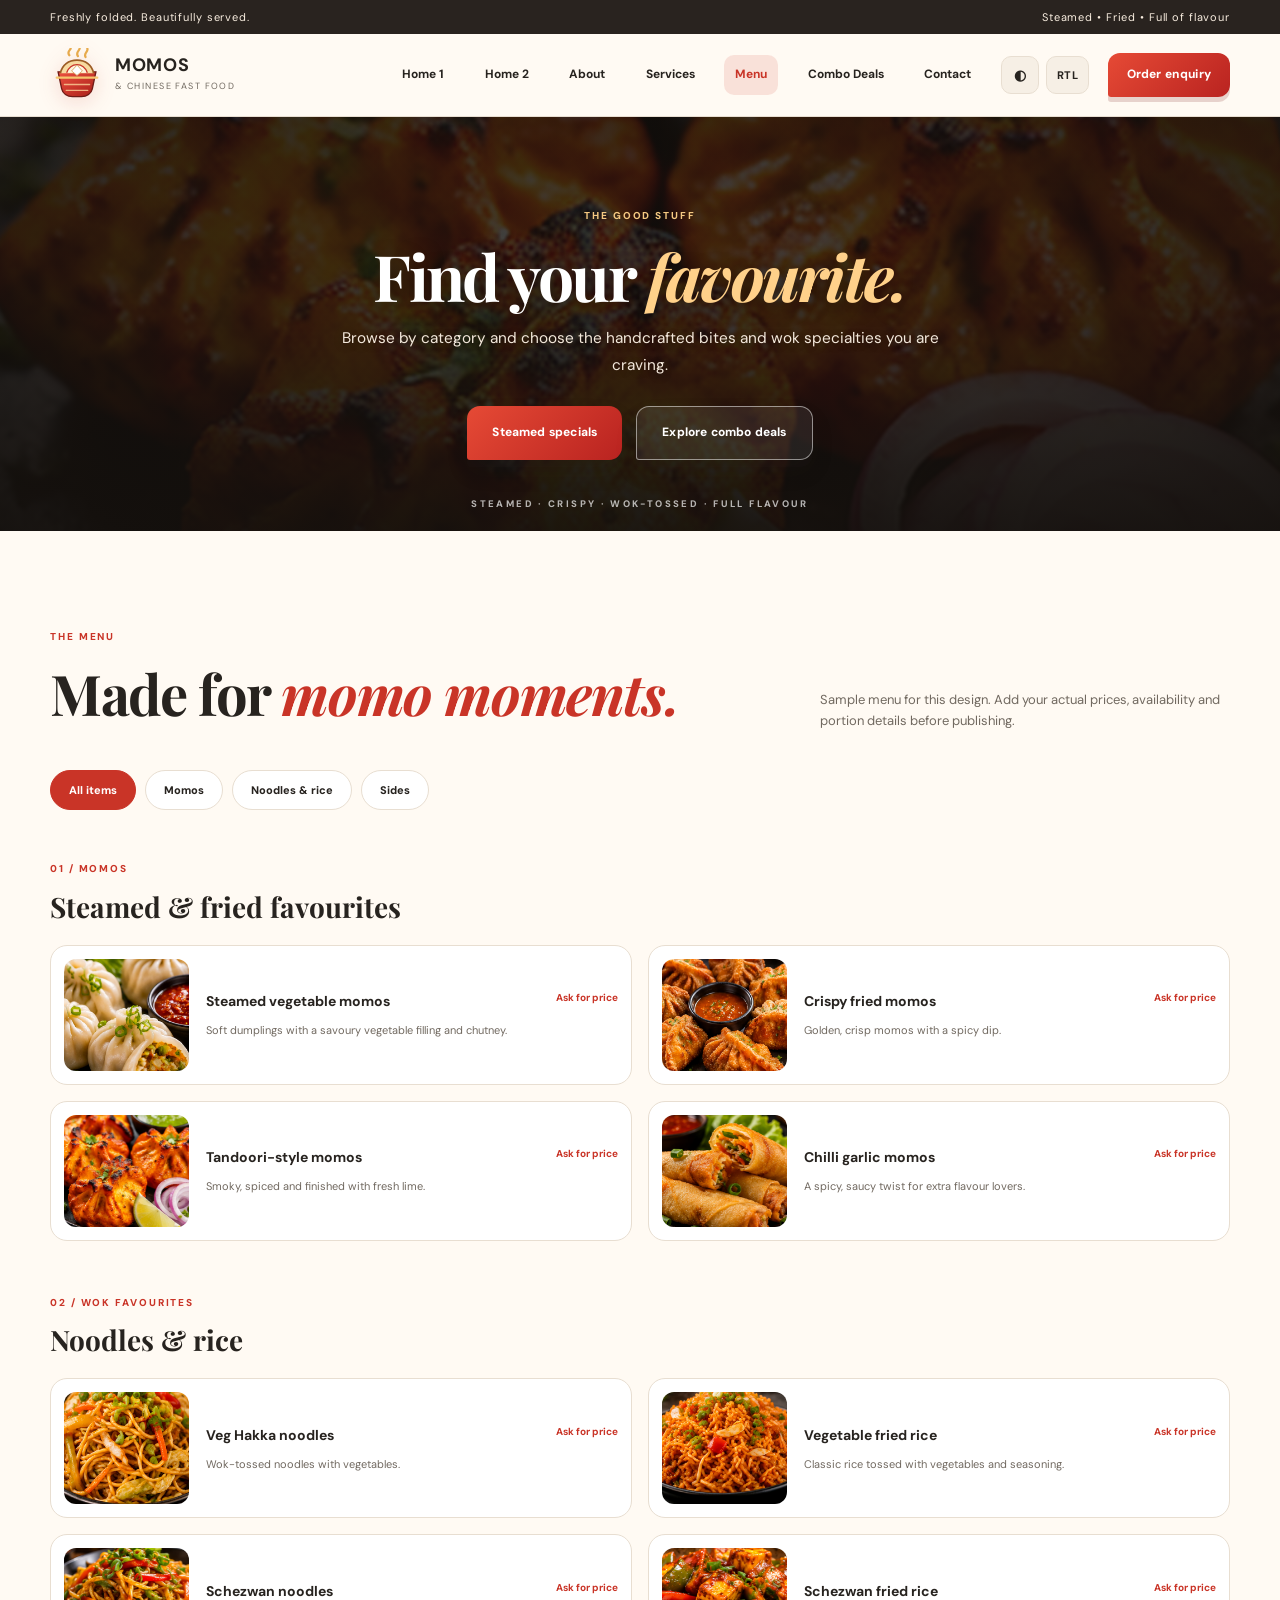
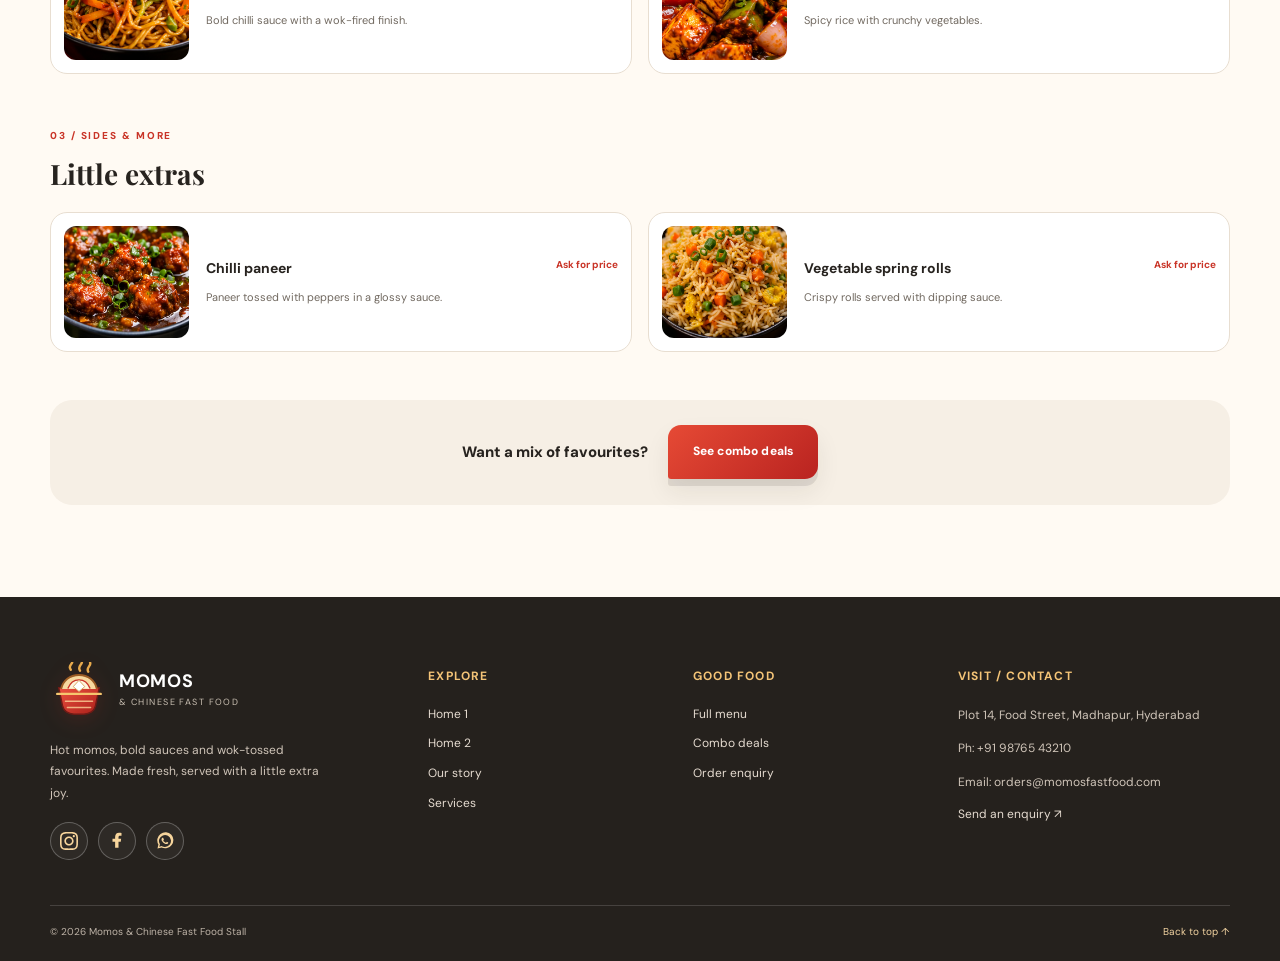
<file: menu.html>
<!doctype html>
<html lang="en" dir="ltr" data-theme="light">

<head>
    <meta charset="utf-8">
    <meta name="viewport" content="width=device-width, initial-scale=1">
    <meta name="theme-color" content="#f7f1e8">
    <meta name="description" content="Menu | Momos & Chinese Fast Food Stall">
    <title>Menu | Momos & Chinese Fast Food Stall</title>
    <link rel="icon" href="assets/favicon.svg" type="image/svg+xml">
    <link rel="preconnect" href="https://fonts.googleapis.com">
    <link rel="preconnect" href="https://fonts.gstatic.com" crossorigin>
    <link
        href="https://fonts.googleapis.com/css2?family=DM+Sans:wght@400;500;600;700;800&family=Playfair+Display:wght@600;700;800&display=swap"
        rel="stylesheet">
    <link rel="stylesheet" href="assets/style.css">
</head>

<body class="inner-page" id="top">
    <header class="site-header">
        <div class="top-strip">
            <div class="container top-inner"><span>Freshly folded. Beautifully served.</span><span>Steamed • Fried •
                    Full of flavour</span></div>
        </div>
        <div class="container nav-wrap">
            <a class="brand" href="index.html"><img class="brand-logo" src="assets/momos-logo.svg"
                    alt="Momos & Chinese logo"><span><b>MOMOS</b><small>& CHINESE FAST FOOD</small></span></a>
            <button class="menu-toggle" aria-label="Open navigation"
                aria-expanded="false"><i></i><i></i><i></i></button>
            <nav class="main-nav"><a href="index.html" class="">Home 1</a><a href="home-2.html" class="">Home 2</a><a
                    href="about.html" class="">About</a><a href="services.html" class="">Services</a><a href="menu.html"
                    class="active">Menu</a><a href="combos.html" class="">Combo Deals</a><a href="contact.html"
                    class="">Contact</a>
                <div class="nav-tools"><button class="tool-btn" id="themeToggle" type="button"
                        aria-label="Toggle dark theme">◐</button><button class="tool-btn"
                        id="rtlToggle" type="button" aria-label="Toggle RTL layout">RTL</button></div><a
                    class="nav-order" href="contact.html#order-form">Order enquiry</a>
            </nav>
        </div>
    </header>
    <main>
        <section class="page-hero premium-page-hero menu-hero">
            <div class="page-hero-bg" style="background-image:url('assets/images/food-03.jpg')"></div>
            <div class="page-hero-overlay"></div>
            <div class="container page-hero-content"><span class="eyebrow light">THE GOOD STUFF</span>
                <h1>Find your <em>favourite.</em></h1>
                <p>Browse by category and choose the handcrafted bites and wok specialties you are craving.</p>
                <div class="hero-actions centered-actions"><a class="btn btn-primary" href="#steamed">Steamed specials</a><a class="btn btn-ghost" href="combos.html">Explore combo deals</a></div>
            </div><span class="hero-side-note">STEAMED · CRISPY · WOK-TOSSED · FULL FLAVOUR</span>
        </section>
        <section class="section">
            <div class="container">
                <div class="menu-intro">
                    <div><span class="eyebrow">THE MENU</span>
                        <h2>Made for <em>momo moments.</em></h2>
                    </div>
                    <p>Sample menu for this design. Add your actual prices, availability and portion details before
                        publishing.</p>
                </div>
                <div class="filter-row" role="group" aria-label="Filter menu category"><button class="filter-btn active"
                        data-filter="all">All items</button><button class="filter-btn"
                        data-filter="momos">Momos</button><button class="filter-btn" data-filter="noodles">Noodles &
                        rice</button><button class="filter-btn" data-filter="sides">Sides</button></div>
                <div class="menu-list">
                    <div class="menu-category" id="steamed"><span class="eyebrow">01 / MOMOS</span>
                        <h3>Steamed & fried favourites</h3>
                        <div class="menu-grid">
                            <article class="menu-item" data-category="momos"><img src="assets/images/food-01.jpg"
                                    alt="Steamed vegetable momos">
                                <div>
                                    <div class="item-title">
                                        <h4>Steamed vegetable momos</h4><b>Ask for price</b>
                                    </div>
                                    <p>Soft dumplings with a savoury vegetable filling and chutney.</p>
                                </div>
                            </article>
                            <article class="menu-item" data-category="momos"><img src="assets/images/food-02.jpg"
                                    alt="Crispy fried momos">
                                <div>
                                    <div class="item-title">
                                        <h4>Crispy fried momos</h4><b>Ask for price</b>
                                    </div>
                                    <p>Golden, crisp momos with a spicy dip.</p>
                                </div>
                            </article>
                            <article class="menu-item" data-category="momos"><img src="assets/images/food-03.jpg"
                                    alt="Tandoori momos">
                                <div>
                                    <div class="item-title">
                                        <h4>Tandoori-style momos</h4><b>Ask for price</b>
                                    </div>
                                    <p>Smoky, spiced and finished with fresh lime.</p>
                                </div>
                            </article>
                            <article class="menu-item" data-category="momos"><img src="assets/images/food-11.jpg"
                                    alt="Fried dumplings with dipping sauce">
                                <div>
                                    <div class="item-title">
                                        <h4>Chilli garlic momos</h4><b>Ask for price</b>
                                    </div>
                                    <p>A spicy, saucy twist for extra flavour lovers.</p>
                                </div>
                            </article>
                        </div>
                    </div>
                    <div class="menu-category" id="chinese"><span class="eyebrow">02 / WOK FAVOURITES</span>
                        <h3>Noodles & rice</h3>
                        <div class="menu-grid">
                            <article class="menu-item" data-category="noodles"><img src="assets/images/food-04.jpg"
                                    alt="Vegetable Hakka noodles">
                                <div>
                                    <div class="item-title">
                                        <h4>Veg Hakka noodles</h4><b>Ask for price</b>
                                    </div>
                                    <p>Wok-tossed noodles with vegetables.</p>
                                </div>
                            </article>
                            <article class="menu-item" data-category="noodles"><img src="assets/images/food-05.jpg"
                                    alt="Vegetable fried rice">
                                <div>
                                    <div class="item-title">
                                        <h4>Vegetable fried rice</h4><b>Ask for price</b>
                                    </div>
                                    <p>Classic rice tossed with vegetables and seasoning.</p>
                                </div>
                            </article>
                            <article class="menu-item" data-category="noodles"><img src="assets/images/food-12.jpg"
                                    alt="Chilli noodles">
                                <div>
                                    <div class="item-title">
                                        <h4>Schezwan noodles</h4><b>Ask for price</b>
                                    </div>
                                    <p>Bold chilli sauce with a wok-fired finish.</p>
                                </div>
                            </article>
                            <article class="menu-item" data-category="noodles"><img src="assets/images/food-13.jpg"
                                    alt="Schezwan fried rice">
                                <div>
                                    <div class="item-title">
                                        <h4>Schezwan fried rice</h4><b>Ask for price</b>
                                    </div>
                                    <p>Spicy rice with crunchy vegetables.</p>
                                </div>
                            </article>
                        </div>
                    </div>
                    <div class="menu-category" id="fried"><span class="eyebrow">03 / SIDES & MORE</span>
                        <h3>Little extras</h3>
                        <div class="menu-grid">
                            <article class="menu-item" data-category="sides"><img src="assets/images/food-14.jpg"
                                    alt="Chilli paneer">
                                <div>
                                    <div class="item-title">
                                        <h4>Chilli paneer</h4><b>Ask for price</b>
                                    </div>
                                    <p>Paneer tossed with peppers in a glossy sauce.</p>
                                </div>
                            </article>
                            <article class="menu-item" data-category="sides"><img src="assets/images/food-15.jpg"
                                    alt="Crispy vegetable spring rolls">
                                <div>
                                    <div class="item-title">
                                        <h4>Vegetable spring rolls</h4><b>Ask for price</b>
                                    </div>
                                    <p>Crispy rolls served with dipping sauce.</p>
                                </div>
                            </article>
                        </div>
                    </div>
                </div>
                <div class="menu-bottom-cta">
                    <p>Want a mix of favourites?</p><a class="btn btn-primary" href="combos.html">See combo deals</a>
                </div>
            </div>
        </section>
    </main>
    <footer class="footer">
        <div class="container footer-grid">
            <div class="footer-brand"><a class="brand" href="index.html"><img class="brand-logo"
                        src="assets/momos-logo.svg" alt="Momos & Chinese logo"><span><b>MOMOS</b><small>& CHINESE FAST
                            FOOD</small></span></a>
                <p>Hot momos, bold sauces and wok-tossed favourites. Made fresh, served with a little extra joy.</p>
                <div class="footer-social" aria-label="Social media links"><a href="https://www.instagram.com/"
                        target="_blank" rel="noopener" aria-label="Instagram" title="Instagram"><svg viewBox="0 0 24 24"
                            aria-hidden="true">
                            <path
                                d="M12 2.163c3.204 0 3.584.012 4.85.07 3.252.148 4.771 1.691 4.919 4.919.058 1.265.069 1.645.069 4.849 0 3.205-.012 3.584-.069 4.849-.149 3.225-1.664 4.771-4.919 4.919-1.266.058-1.644.07-4.85.07-3.204 0-3.584-.012-4.849-.07-3.26-.149-4.771-1.699-4.919-4.92-.058-1.265-.07-1.644-.07-4.849 0-3.204.013-3.583.07-4.849.149-3.227 1.664-4.771 4.919-4.919 1.266-.057 1.645-.069 4.849-.069zm0-2.163c-3.259 0-3.667.014-4.947.072-4.358.2-6.78 2.618-6.98 6.98-.059 1.281-.073 1.689-.073 4.948 0 3.259.014 3.668.072 4.948.2 4.358 2.618 6.78 6.98 6.98 1.281.058 1.689.072 4.948.072 3.259 0 3.668-.014 4.948-.072 4.354-.2 6.782-2.618 6.979-6.98.059-1.28.073-1.689.073-4.948 0-3.259-.014-3.667-.072-4.947-.196-4.354-2.617-6.78-6.979-6.98-1.281-.059-1.69-.073-4.949-.073zm0 5.838c-3.403 0-6.162 2.759-6.162 6.162s2.759 6.163 6.162 6.163 6.162-2.759 6.162-6.163c0-3.403-2.759-6.162-6.162-6.162zm0 10.162c-2.209 0-4-1.79-4-4 0-2.209 1.791-4 4-4s4 1.791 4 4c0 2.21-1.791 4-4 4zm6.406-11.845c-.796 0-1.441.645-1.441 1.44s.645 1.44 1.441 1.44c.795 0 1.439-.645 1.439-1.44s-.644-1.44-1.439-1.44z" />
                        </svg></a><a href="https://www.facebook.com/" target="_blank" rel="noopener"
                        aria-label="Facebook" title="Facebook"><svg viewBox="0 0 24 24" aria-hidden="true">
                            <path
                                d="M14 21v-8h3l.5-4H14V7c0-1.2.4-2 2-2h2V1.4C17.2 1.2 16.1 1 14.7 1 11.5 1 9.5 3 9.5 6.6V9H6v4h3.5v8z" />
                        </svg></a><a href="https://wa.me/" target="_blank" rel="noopener" aria-label="WhatsApp"
                        title="WhatsApp"><svg viewBox="0 0 24 24" aria-hidden="true">
                            <path
                                d="M20.5 3.5A11 11 0 0 0 3.2 16.8L2 22l5.4-1.4A11 11 0 0 0 20.5 3.5ZM12 20a8 8 0 0 1-4.1-1.1l-.3-.2-3.2.8.9-3.1-.2-.3A8 8 0 1 1 12 20Zm4.4-6c-.2-.1-1.4-.7-1.6-.8s-.4-.1-.5.1-.6.8-.8.9-.3.2-.5.1a6.5 6.5 0 0 1-1.9-1.2 7 7 0 0 1-1.3-1.6c-.1-.2 0-.3.1-.4l.4-.5c.1-.1.2-.3.2-.4s0-.3-.1-.4l-.7-1.7c-.2-.4-.4-.4-.5-.4h-.5c-.2 0-.4.1-.6.3s-.8.8-.8 1.9.8 2.2.9 2.3a9.7 9.7 0 0 0 3.7 3.3c.5.2.9.4 1.2.5.5.2 1 .2 1.4.1.4-.1 1.4-.6 1.6-1.1s.2-1 .1-1.1-.2-.2-.4-.3Z" />
                        </svg></a></div>
            </div>
            <div>
                <h4>Explore</h4><a href="index.html">Home 1</a><a href="home-2.html">Home 2</a><a href="about.html">Our
                    story</a><a href="services.html">Services</a>
            </div>
            <div>
                <h4>Good food</h4><a href="menu.html">Full menu</a><a href="combos.html">Combo deals</a><a
                    href="contact.html">Order enquiry</a>
            </div>
            <div>
                <h4>Visit / Contact</h4>
                <p>Plot 14, Food Street, Madhapur, Hyderabad</p>
                <p>Ph: <a href="tel:+919876543210">+91 98765 43210</a></p>
                <p>Email: <a href="mailto:orders@momosfastfood.com">orders@momosfastfood.com</a></p><a href="contact.html#order-form">Send an enquiry ↗</a>
            </div>
        </div>
        <div class="container footer-bottom"><span>© <span id="year"></span> Momos & Chinese Fast Food Stall</span><a
                href="#top">Back to top ↑</a></div>
    </footer>
    <script src="assets/site.js"></script>
</body>

</html>
</file>
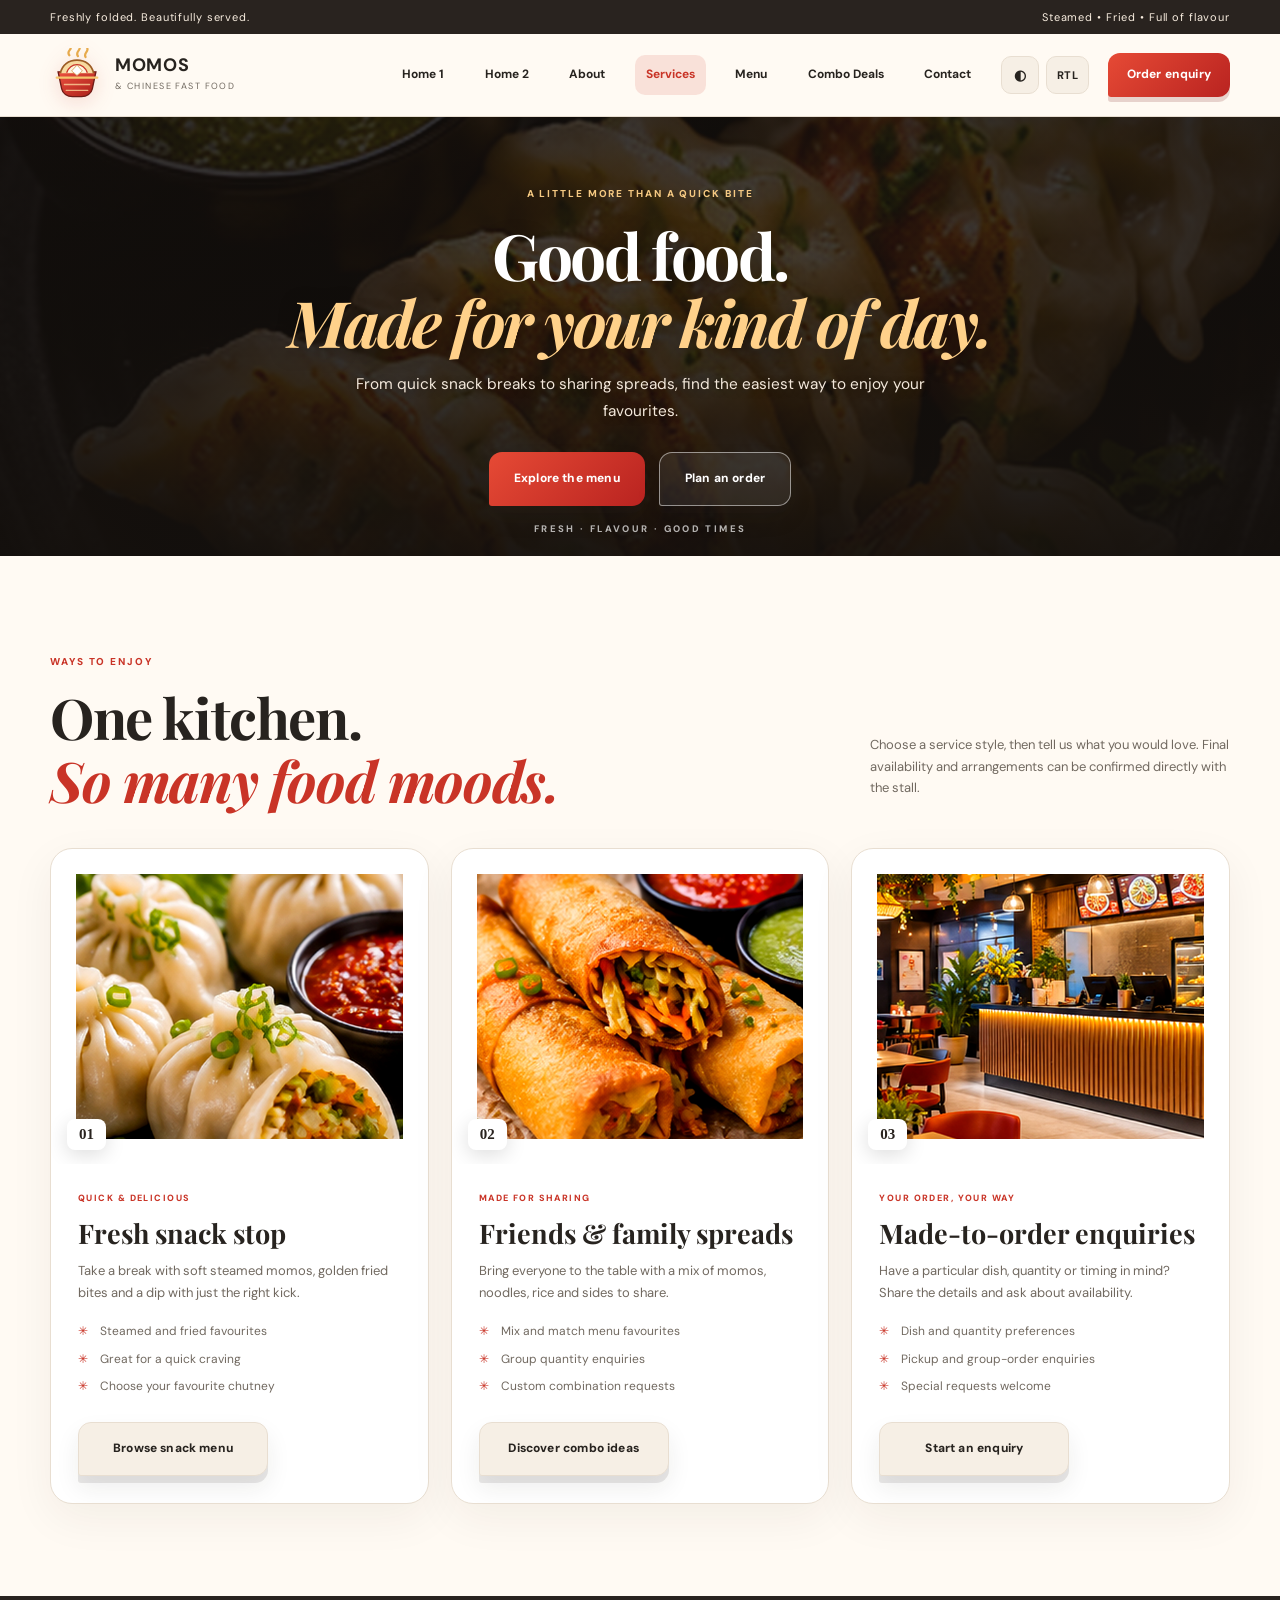
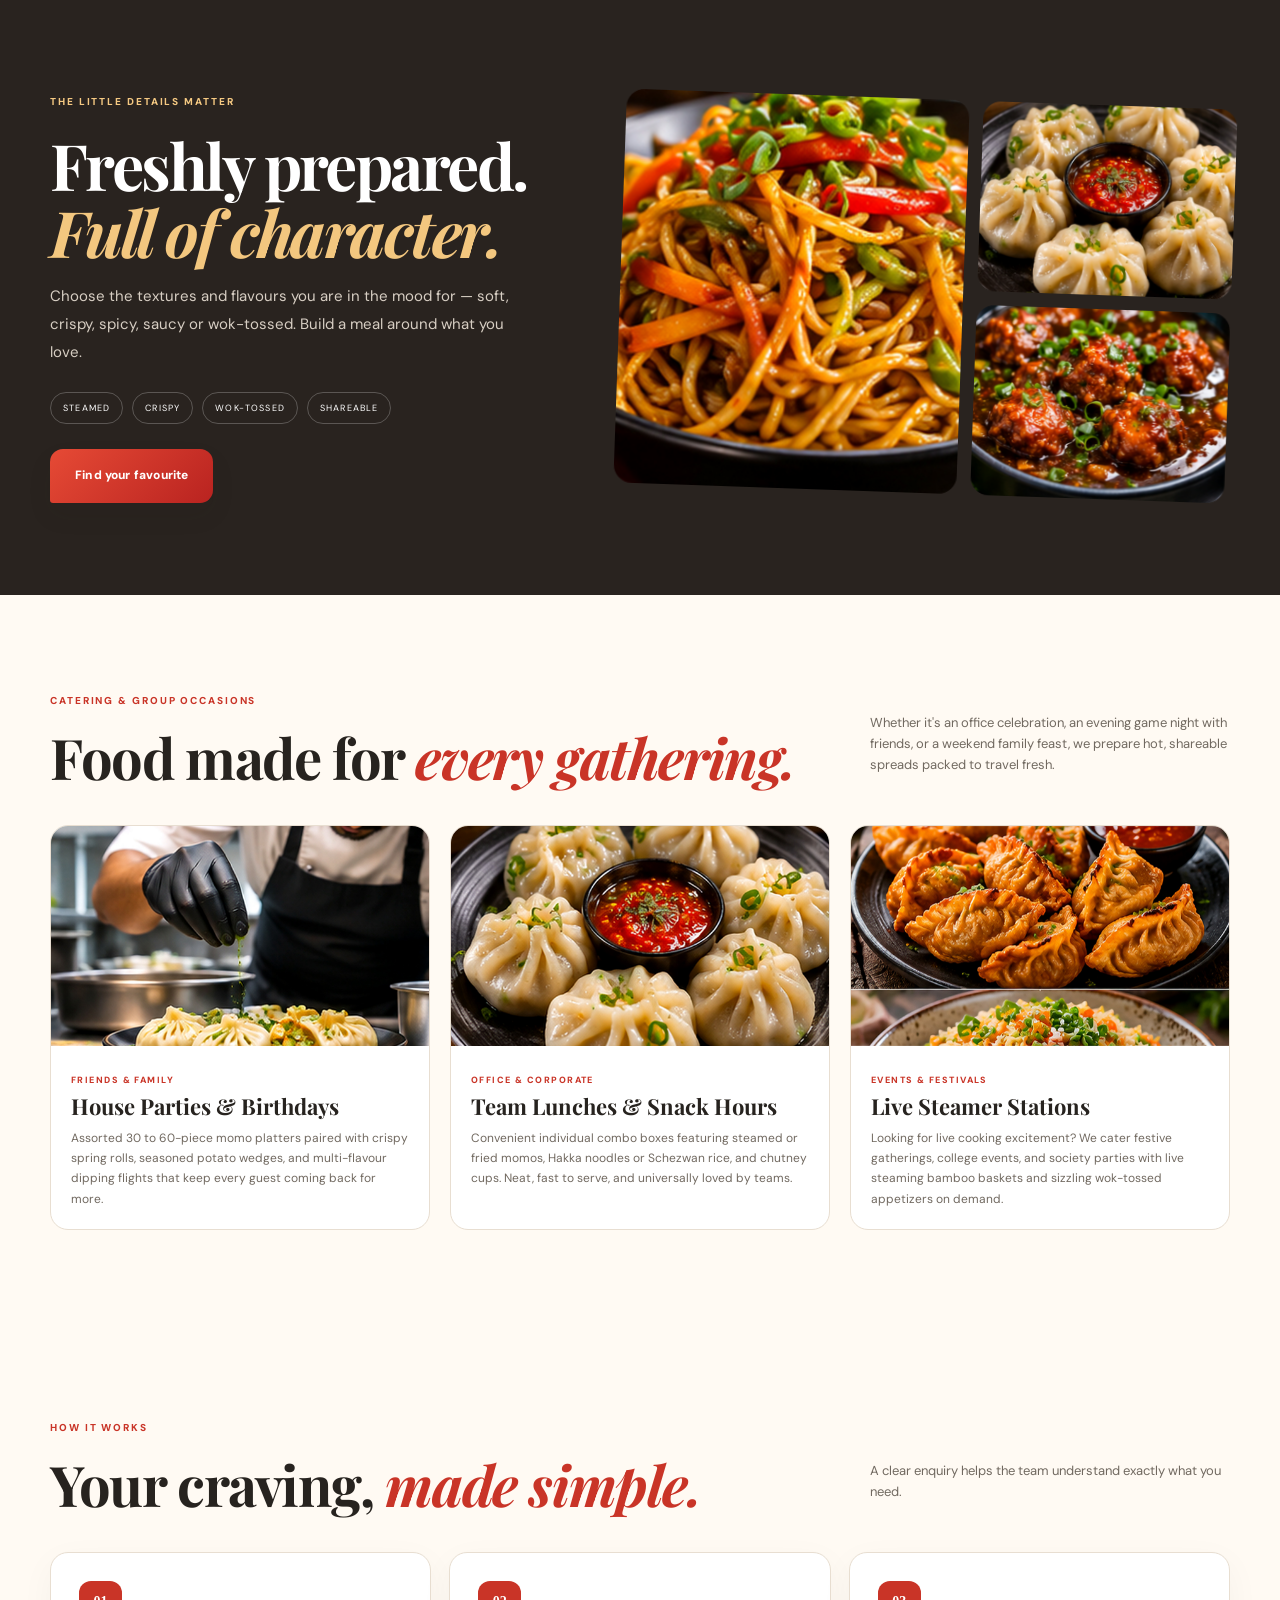
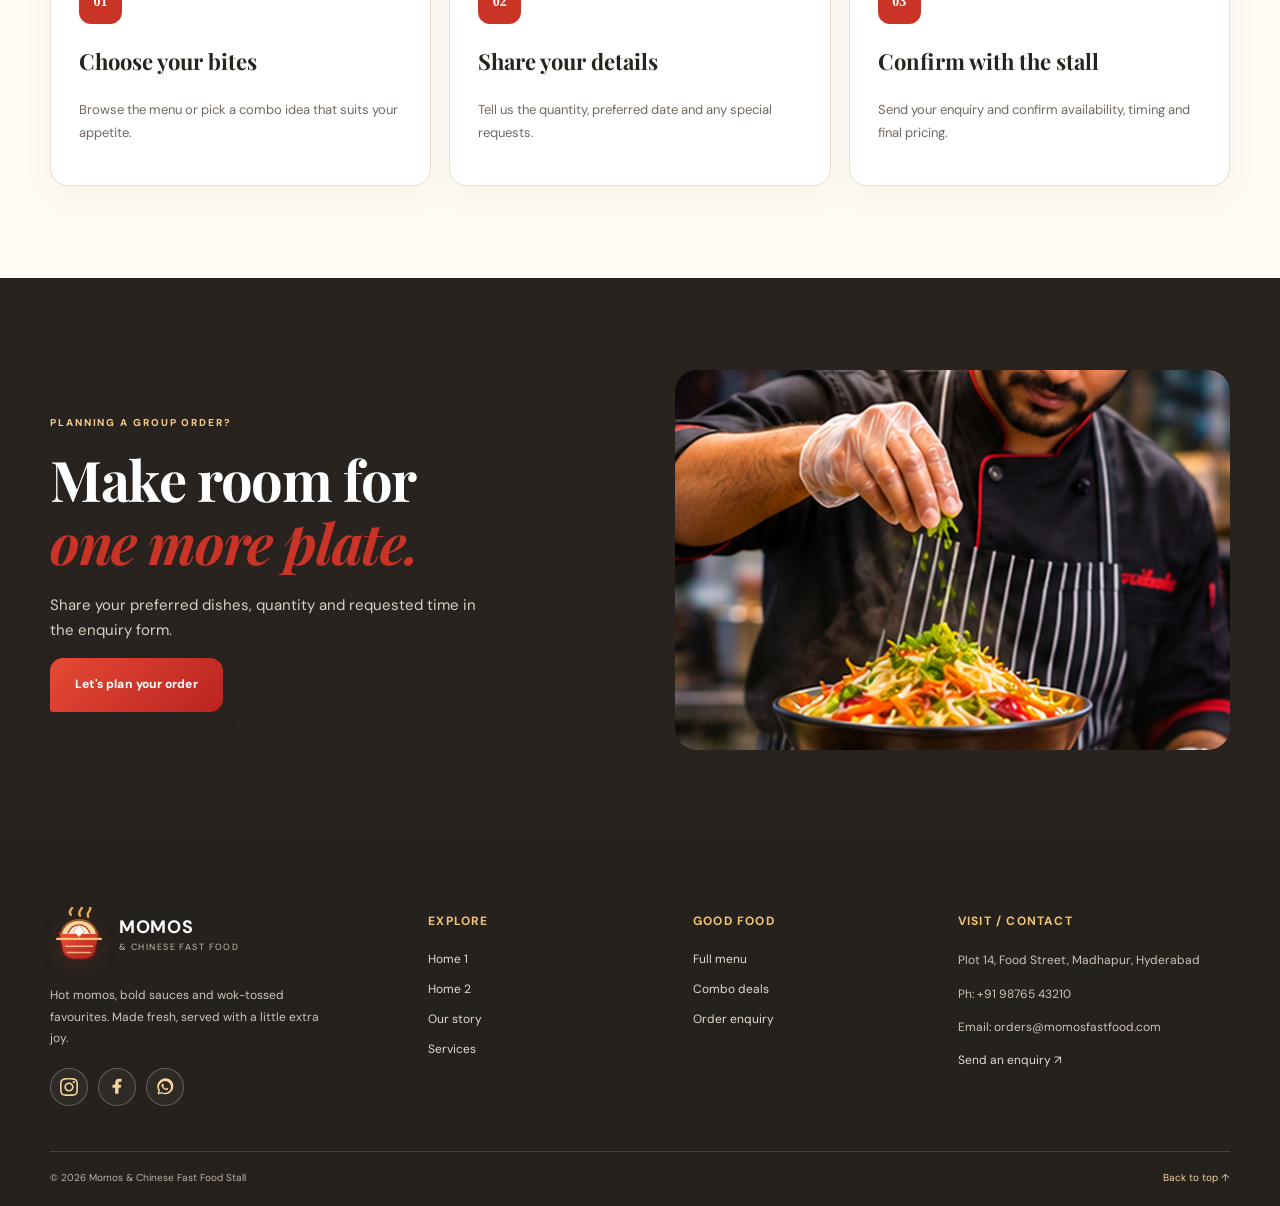
<file: services.html>
<!doctype html>
<html lang="en" dir="ltr" data-theme="light">

<head>
    <meta charset="utf-8">
    <meta name="viewport" content="width=device-width, initial-scale=1">
    <meta name="theme-color" content="#f7f1e8">
    <meta name="description" content="Services | Momos & Chinese Fast Food Stall">
    <title>Services | Momos & Chinese Fast Food Stall</title>
    <link rel="icon" href="assets/favicon.svg" type="image/svg+xml">
    <link rel="preconnect" href="https://fonts.googleapis.com">
    <link rel="preconnect" href="https://fonts.gstatic.com" crossorigin>
    <link
        href="https://fonts.googleapis.com/css2?family=DM+Sans:wght@400;500;600;700;800&family=Playfair+Display:wght@600;700;800&display=swap"
        rel="stylesheet">
    <link rel="stylesheet" href="assets/style.css">
</head>

<body class="inner-page" id="top">
    <header class="site-header">
        <div class="top-strip">
            <div class="container top-inner"><span>Freshly folded. Beautifully served.</span><span>Steamed • Fried •
                    Full of flavour</span></div>
        </div>
        <div class="container nav-wrap">
            <a class="brand" href="index.html"><img class="brand-logo" src="assets/momos-logo.svg"
                    alt="Momos & Chinese logo"><span><b>MOMOS</b><small>& CHINESE FAST FOOD</small></span></a>
            <button class="menu-toggle" aria-label="Open navigation"
                aria-expanded="false"><i></i><i></i><i></i></button>
            <nav class="main-nav"><a href="index.html" class="">Home 1</a><a href="home-2.html" class="">Home 2</a><a
                    href="about.html" class="">About</a><a href="services.html" class="active">Services</a><a
                    href="menu.html" class="">Menu</a><a href="combos.html" class="">Combo Deals</a><a
                    href="contact.html" class="">Contact</a>
                <div class="nav-tools"><button class="tool-btn" id="themeToggle" type="button"
                        aria-label="Toggle dark theme">◐</button><button class="tool-btn"
                        id="rtlToggle" type="button" aria-label="Toggle RTL layout">RTL</button></div><a
                    class="nav-order" href="contact.html#order-form">Order enquiry</a>
            </nav>
        </div>
    </header>
    <main>
        <section class="page-hero premium-page-hero services-hero">
            <div class="page-hero-bg" style="background-image:url('assets/images/food-16.jpg')"></div>
            <div class="page-hero-overlay"></div>
            <div class="container page-hero-content"><span class="eyebrow light">A LITTLE MORE THAN A QUICK BITE</span>
                <h1>Good food.<br><em>Made for your kind of day.</em></h1>
                <p>From quick snack breaks to sharing spreads, find the easiest way to enjoy your favourites.</p>
                <div class="hero-actions centered-actions"><a class="btn btn-primary" href="menu.html">Explore the menu</a><a class="btn btn-ghost" href="contact.html#order-form">Plan an order</a></div>
            </div><span class="hero-side-note">FRESH · FLAVOUR · GOOD TIMES</span>
        </section>
        <section class="section">
            <div class="container">
                <div class="section-head">
                    <div><span class="eyebrow">WAYS TO ENJOY</span>
                        <h2>One kitchen.<br><em>So many food moods.</em></h2>
                    </div>
                    <p class="section-note">Choose a service style, then tell us what you would love. Final availability
                        and arrangements can be confirmed directly with the stall.</p>
                </div>
                <div class="service-grid premium-service-grid">
                    <article class="service-card premium-service-card">
                        <div class="service-image-wrap"><img src="assets/images/food-01.jpg"
                                alt="Steamed momos served fresh"><span class="service-number">01</span></div>
                        <div><span class="tag">QUICK & DELICIOUS</span>
                            <h3>Fresh snack stop</h3>
                            <p>Take a break with soft steamed momos, golden fried bites and a dip with just the right
                                kick.</p>
                            <ul class="service-points">
                                <li>Steamed and fried favourites</li>
                                <li>Great for a quick craving</li>
                                <li>Choose your favourite chutney</li>
                            </ul><a href="menu.html" class="btn btn-outline">Browse snack menu</a>
                        </div>
                    </article>
                    <article class="service-card premium-service-card">
                        <div class="service-image-wrap"><img src="assets/images/food-07.jpg"
                                alt="A generous sharing platter of momos"><span class="service-number">02</span></div>
                        <div><span class="tag">MADE FOR SHARING</span>
                            <h3>Friends & family spreads</h3>
                            <p>Bring everyone to the table with a mix of momos, noodles, rice and sides to share.</p>
                            <ul class="service-points">
                                <li>Mix and match menu favourites</li>
                                <li>Group quantity enquiries</li>
                                <li>Custom combination requests</li>
                            </ul><a href="combos.html" class="btn btn-outline">Discover combo ideas</a>
                        </div>
                    </article>
                    <article class="service-card premium-service-card">
                        <div class="service-image-wrap"><img src="assets/images/food-18.jpg"
                                alt="Chinese fast food prepared to order"><span class="service-number">03</span></div>
                        <div><span class="tag">YOUR ORDER, YOUR WAY</span>
                            <h3>Made-to-order enquiries</h3>
                            <p>Have a particular dish, quantity or timing in mind? Share the details and ask about
                                availability.</p>
                            <ul class="service-points">
                                <li>Dish and quantity preferences</li>
                                <li>Pickup and group-order enquiries</li>
                                <li>Special requests welcome</li>
                            </ul><a href="contact.html#order-form" class="btn btn-outline">Start an enquiry</a>
                        </div>
                    </article>
                </div>
            </div>
        </section>
        <section class="section service-experience">
            <div class="container service-experience-grid">
                <div class="service-experience-copy"><span class="eyebrow light">THE LITTLE DETAILS MATTER</span>
                    <h2>Freshly prepared.<br><em>Full of character.</em></h2>
                    <p>Choose the textures and flavours you are in the mood for — soft, crispy, spicy, saucy or
                        wok-tossed. Build a meal around what you love.</p>
                    <div class="experience-tags">
                        <span>STEAMED</span><span>CRISPY</span><span>WOK-TOSSED</span><span>SHAREABLE</span>
                    </div><a class="btn btn-primary" href="menu.html">Find your favourite</a>
                </div>
                <div class="service-mosaic"><img class="mosaic-large" src="assets/images/food-12.jpg"
                        alt="Colourful Chinese-style meal"><img src="assets/images/food-10.jpg"
                        alt="Crispy snack platter"><img src="assets/images/food-14.jpg" alt="Momos with spicy sauce">
                </div>
            </div>
        </section>
        <section class="section occasion-section">
            <div class="container">
                <div class="section-head">
                    <div><span class="eyebrow">CATERING &amp; GROUP OCCASIONS</span>
                        <h2>Food made for <em>every gathering.</em></h2>
                    </div>
                    <p class="section-note">Whether it's an office celebration, an evening game night with friends, or a weekend family feast, we prepare hot, shareable spreads packed to travel fresh.</p>
                </div>
                <div class="occasion-grid">
                    <article>
                        <img src="assets/images/food-09.jpg" alt="Party box platter of steamed and crispy momos" loading="lazy">
                        <div>
                            <span class="tag">FRIENDS &amp; FAMILY</span>
                            <h3>House Parties &amp; Birthdays</h3>
                            <p>Assorted 30 to 60-piece momo platters paired with crispy spring rolls, seasoned potato wedges, and multi-flavour dipping flights that keep every guest coming back for more.</p>
                        </div>
                    </article>
                    <article>
                        <img src="assets/images/food-10.jpg" alt="Individual Chinese meal boxes for office lunch" loading="lazy">
                        <div>
                            <span class="tag">OFFICE &amp; CORPORATE</span>
                            <h3>Team Lunches &amp; Snack Hours</h3>
                            <p>Convenient individual combo boxes featuring steamed or fried momos, Hakka noodles or Schezwan rice, and chutney cups. Neat, fast to serve, and universally loved by teams.</p>
                        </div>
                    </article>
                    <article>
                        <img src="assets/images/food-20.jpg" alt="Live food stall counter with steaming momos" loading="lazy">
                        <div>
                            <span class="tag">EVENTS &amp; FESTIVALS</span>
                            <h3>Live Steamer Stations</h3>
                            <p>Looking for live cooking excitement? We cater festive gatherings, college events, and society parties with live steaming bamboo baskets and sizzling wok-tossed appetizers on demand.</p>
                        </div>
                    </article>
                </div>
            </div>
        </section>
        <section class="section">
            <div class="container">
                <div class="section-head">
                    <div><span class="eyebrow">HOW IT WORKS</span>
                        <h2>Your craving, <em>made simple.</em></h2>
                    </div>
                    <p class="section-note">A clear enquiry helps the team understand exactly what you need.</p>
                </div>
                <div class="steps-grid">
                    <article><b>01</b>
                        <h3>Choose your bites</h3>
                        <p>Browse the menu or pick a combo idea that suits your appetite.</p>
                    </article>
                    <article><b>02</b>
                        <h3>Share your details</h3>
                        <p>Tell us the quantity, preferred date and any special requests.</p>
                    </article>
                    <article><b>03</b>
                        <h3>Confirm with the stall</h3>
                        <p>Send your enquiry and confirm availability, timing and final pricing.</p>
                    </article>
                </div>
            </div>
        </section>
        <section class="section service-banner">
            <div class="container service-banner-inner">
                <div><span class="eyebrow light">PLANNING A GROUP ORDER?</span>
                    <h2>Make room for<br><em>one more plate.</em></h2>
                    <p>Share your preferred dishes, quantity and requested time in the enquiry form.</p><a
                        href="contact.html#order-form" class="btn btn-primary">Let's plan your order</a>
                </div><img src="assets/images/food-17.jpg" alt="A freshly prepared food spread ready to serve">
            </div>
        </section>
    </main>
    <footer class="footer">
        <div class="container footer-grid">
            <div class="footer-brand"><a class="brand" href="index.html"><img class="brand-logo"
                        src="assets/momos-logo.svg" alt="Momos & Chinese logo"><span><b>MOMOS</b><small>& CHINESE FAST
                            FOOD</small></span></a>
                <p>Hot momos, bold sauces and wok-tossed favourites. Made fresh, served with a little extra joy.</p>
                <div class="footer-social" aria-label="Social media links"><a href="https://www.instagram.com/"
                        target="_blank" rel="noopener" aria-label="Instagram" title="Instagram"><svg viewBox="0 0 24 24"
                            aria-hidden="true">
                            <path
                                d="M12 2.163c3.204 0 3.584.012 4.85.07 3.252.148 4.771 1.691 4.919 4.919.058 1.265.069 1.645.069 4.849 0 3.205-.012 3.584-.069 4.849-.149 3.225-1.664 4.771-4.919 4.919-1.266.058-1.644.07-4.85.07-3.204 0-3.584-.012-4.849-.07-3.26-.149-4.771-1.699-4.919-4.92-.058-1.265-.07-1.644-.07-4.849 0-3.204.013-3.583.07-4.849.149-3.227 1.664-4.771 4.919-4.919 1.266-.057 1.645-.069 4.849-.069zm0-2.163c-3.259 0-3.667.014-4.947.072-4.358.2-6.78 2.618-6.98 6.98-.059 1.281-.073 1.689-.073 4.948 0 3.259.014 3.668.072 4.948.2 4.358 2.618 6.78 6.98 6.98 1.281.058 1.689.072 4.948.072 3.259 0 3.668-.014 4.948-.072 4.354-.2 6.782-2.618 6.979-6.98.059-1.28.073-1.689.073-4.948 0-3.259-.014-3.667-.072-4.947-.196-4.354-2.617-6.78-6.979-6.98-1.281-.059-1.69-.073-4.949-.073zm0 5.838c-3.403 0-6.162 2.759-6.162 6.162s2.759 6.163 6.162 6.163 6.162-2.759 6.162-6.163c0-3.403-2.759-6.162-6.162-6.162zm0 10.162c-2.209 0-4-1.79-4-4 0-2.209 1.791-4 4-4s4 1.791 4 4c0 2.21-1.791 4-4 4zm6.406-11.845c-.796 0-1.441.645-1.441 1.44s.645 1.44 1.441 1.44c.795 0 1.439-.645 1.439-1.44s-.644-1.44-1.439-1.44z" />
                        </svg></a><a href="https://www.facebook.com/" target="_blank" rel="noopener"
                        aria-label="Facebook" title="Facebook"><svg viewBox="0 0 24 24" aria-hidden="true">
                            <path
                                d="M14 21v-8h3l.5-4H14V7c0-1.2.4-2 2-2h2V1.4C17.2 1.2 16.1 1 14.7 1 11.5 1 9.5 3 9.5 6.6V9H6v4h3.5v8z" />
                        </svg></a><a href="https://wa.me/" target="_blank" rel="noopener" aria-label="WhatsApp"
                        title="WhatsApp"><svg viewBox="0 0 24 24" aria-hidden="true">
                            <path
                                d="M20.5 3.5A11 11 0 0 0 3.2 16.8L2 22l5.4-1.4A11 11 0 0 0 20.5 3.5ZM12 20a8 8 0 0 1-4.1-1.1l-.3-.2-3.2.8.9-3.1-.2-.3A8 8 0 1 1 12 20Zm4.4-6c-.2-.1-1.4-.7-1.6-.8s-.4-.1-.5.1-.6.8-.8.9-.3.2-.5.1a6.5 6.5 0 0 1-1.9-1.2 7 7 0 0 1-1.3-1.6c-.1-.2 0-.3.1-.4l.4-.5c.1-.1.2-.3.2-.4s0-.3-.1-.4l-.7-1.7c-.2-.4-.4-.4-.5-.4h-.5c-.2 0-.4.1-.6.3s-.8.8-.8 1.9.8 2.2.9 2.3a9.7 9.7 0 0 0 3.7 3.3c.5.2.9.4 1.2.5.5.2 1 .2 1.4.1.4-.1 1.4-.6 1.6-1.1s.2-1 .1-1.1-.2-.2-.4-.3Z" />
                        </svg></a></div>
            </div>
            <div>
                <h4>Explore</h4><a href="index.html">Home 1</a><a href="home-2.html">Home 2</a><a href="about.html">Our
                    story</a><a href="services.html">Services</a>
            </div>
            <div>
                <h4>Good food</h4><a href="menu.html">Full menu</a><a href="combos.html">Combo deals</a><a
                    href="contact.html">Order enquiry</a>
            </div>
            <div>
                <h4>Visit / Contact</h4>
                <p>Plot 14, Food Street, Madhapur, Hyderabad</p>
                <p>Ph: <a href="tel:+919876543210">+91 98765 43210</a></p>
                <p>Email: <a href="mailto:orders@momosfastfood.com">orders@momosfastfood.com</a></p><a href="contact.html#order-form">Send an enquiry ↗</a>
            </div>
        </div>
        <div class="container footer-bottom"><span>© <span id="year"></span> Momos & Chinese Fast Food Stall</span><a
                href="#top">Back to top ↑</a></div>
    </footer>
    <script src="assets/site.js"></script>
</body>

</html>
</file>
<file: assets/style.css>
:root{--bg:#fffaf3;--surface:#fff;--surface-2:#f6efe5;--ink:#27231f;--muted:#716960;--line:#e8ded1;--red:#c93427;--red-dark:#a9251d;--gold:#e7aa4c;--green:#2e634e;--shadow:0 18px 50px rgba(50,35,20,.10);--radius:22px;--header-h:115px}
*{box-sizing:border-box}html{scroll-behavior:smooth;scroll-padding-top:100px}body{margin:0;background:var(--bg);color:var(--ink);font-family:"DM Sans",Arial,sans-serif;font-size:15px;line-height:1.65;transition:background .25s,color .25s}img{display:block;max-width:100%;height:auto}a{color:inherit;text-decoration:none}button,input,select,textarea{font:inherit}button,a{-webkit-tap-highlight-color:transparent}.container{width:min(1180px,calc(100% - 48px));margin-inline:auto}
.top-strip{background:#29231f;color:#f9eee0;font-size:11px;letter-spacing:.08em}.top-inner{display:flex;justify-content:space-between;padding:8px 0}.site-header{position:sticky;top:0;z-index:100;background:rgba(255,250,243,.96);backdrop-filter:blur(14px);border-bottom:1px solid var(--line)}.nav-wrap{display:flex;align-items:center;justify-content:space-between;min-height:82px;gap:22px}.brand{display:inline-flex;align-items:center;gap:11px;flex-shrink:0}.brand-mark{width:43px;height:43px;border-radius:50%;display:grid;place-items:center;background:var(--red);color:white;font-family:Georgia,serif;font-weight:800;font-size:24px;box-shadow:0 7px 16px #c9342733}.brand b{display:block;font-size:17px;line-height:1.05;letter-spacing:.12em}.brand small{display:block;font-size:9px;letter-spacing:.16em;color:var(--muted);margin-top:4px}.main-nav{display:flex;align-items:center;gap:clamp(12px,1.45vw,22px)}.main-nav>a:not(.nav-order){font-size:12px;font-weight:700;color:var(--muted);transition:color .2s}.main-nav>a:not(.nav-order).active,.main-nav>a:not(.nav-order):hover{color:var(--red)}.nav-order{padding:12px 18px;background:var(--red);color:#fff!important;border-radius:999px;font-size:12px;font-weight:800;white-space:nowrap}.nav-order:hover,.nav-order:focus-visible{background:var(--red-dark)!important;color:#fff!important}.nav-tools{display:flex;gap:7px}.tool-btn{border:1px solid var(--line);background:var(--surface-2);color:var(--ink);border-radius:999px;padding:8px 11px;font-size:11px;font-weight:800;cursor:pointer}.tool-btn span{margin-inline-start:4px}.menu-toggle{display:none;width:44px;height:44px;border:1px solid var(--line);border-radius:12px;background:var(--surface);padding:10px;cursor:pointer}.menu-toggle i{display:block;height:2px;background:var(--ink);margin:5px 0;border-radius:4px}
.hero{position:relative;overflow:hidden}.hero-one{min-height:calc(100vh - var(--header-h,115px));min-height:calc(100dvh - var(--header-h,115px));min-height:clamp(520px,calc(100dvh - var(--header-h,115px)),900px);display:flex;align-items:center;justify-content:center;background:#201d19;color:white}.hero-photo,.hero-shade{position:absolute;inset:0}.hero-photo img{width:100%;height:100%;object-fit:cover;object-position:center 52%}.hero-shade{background:linear-gradient(90deg,rgba(19,17,14,.92),rgba(19,17,14,.72) 48%,rgba(19,17,14,.18))}.hero-content{position:relative;z-index:2;padding-block:clamp(36px,6.5vh,78px);color:white}.eyebrow{display:inline-block;font-size:10px;font-weight:800;letter-spacing:.19em;color:var(--red);text-transform:uppercase}.eyebrow.light{color:#f5c982}.hero h1,.page-hero h1{font:700 clamp(38px,5.4vw,78px)/1.02 "Playfair Display",Georgia,serif;letter-spacing:-.04em;margin:clamp(12px,2vh,20px) 0}.hero h1 em,.page-hero h1 em,h2 em{color:var(--gold);font-style:italic}.hero-content p{max-width:520px;color:#f1e8dc;font-size:clamp(15px,1.25vw,17px);line-height:1.75;margin:0 0 clamp(18px,2.5vh,28px)}.hero-actions{display:flex;align-items:center;gap:14px;flex-wrap:wrap;margin-top:clamp(18px,2.5vh,28px)}.btn{display:inline-flex;align-items:center;justify-content:center;gap:15px;min-height:50px;padding:13px 22px;border:0;border-radius:999px;font-size:12px;font-weight:800;cursor:pointer;transition:transform .2s,box-shadow .2s,background .2s}.btn:hover{transform:translateY(-3px);box-shadow:0 12px 24px #0002}.btn-primary{background:var(--red);color:white}.btn-primary:hover{background:var(--red-dark)}.btn-dark{background:#29231f;color:white}.btn-light{background:#fff7eb;color:#29231f}.btn-ghost{border:1px solid #ffffff80;color:white;background:#ffffff14}.btn-ghost:hover{background:#ffffff28;border-color:#ffffffb0}.text-link{display:inline-flex;gap:10px;align-items:center;font-size:12px;font-weight:800;color:var(--red);border-bottom:1px solid currentColor;padding-bottom:5px}.hero-pull-unit{position:absolute;right:0;bottom:clamp(20px,4vh,46px);display:inline-flex;align-items:flex-end;z-index:3;transition:transform .3s ease}.hero-puller{width:clamp(120px,13vw,155px);height:auto;flex-shrink:0;margin-right:-8px;user-select:none;pointer-events:none;z-index:2}.hero-puller-svg{display:block;width:100%;height:auto;filter:drop-shadow(0 6px 18px rgba(0,0,0,.55))}.hero-stamp{position:relative;display:inline-flex;align-items:center;gap:10px;border:1px solid #ffffff55;border-radius:100px;padding:11px 18px;color:white;background:rgba(32,29,25,.45);backdrop-filter:blur(8px);box-shadow:0 8px 24px rgba(0,0,0,.25);white-space:nowrap;z-index:1}.hero-stamp b{font:700 24px Georgia;color:#ffd18a}.hero-stamp span{font-size:8px;line-height:1.35;letter-spacing:.15em}
.ticker{overflow:hidden;background:var(--red);color:white;white-space:nowrap;padding:14px 0;font-size:12px;font-weight:800;letter-spacing:.2em}.ticker div{width:max-content;animation:marquee 30s linear infinite}.ticker i{font-style:normal;color:#f7c777;padding:0 25px}@keyframes marquee{to{transform:translateX(-30%)}}
.section{padding:92px 0}.intro-section{background:var(--surface)}.split-intro,.section-head,.final-cta-inner{display:flex;justify-content:space-between;align-items:end;gap:40px}.split-intro>div:first-child{max-width:520px}.split-intro>div:last-child{max-width:490px}.lead{font-size:17px;line-height:1.85;color:var(--muted)}h2{font:700 clamp(34px,4.4vw,56px)/1.12 "Playfair Display",Georgia,serif;letter-spacing:-.025em;margin:14px 0 20px}h2 em{color:var(--red)}.section-head{margin-bottom:36px}.section-head h2{margin-bottom:0}.section-note{max-width:360px;color:var(--muted);font-size:13px}
.food-grid{display:grid;gap:20px}.food-grid.four{grid-template-columns:repeat(4,minmax(0,1fr))}.food-grid.three{grid-template-columns:repeat(3,minmax(0,1fr))}.food-card{background:var(--surface);border:1px solid var(--line);border-radius:var(--radius);overflow:hidden;transition:transform .3s,box-shadow .3s}.food-card:hover{transform:translateY(-7px);box-shadow:var(--shadow)}.food-card img{width:100%;height:220px;object-fit:cover;transition:transform .6s}.food-card:hover img{transform:scale(1.04)}.food-card>div{padding:22px}.tag{font-size:9px;letter-spacing:.16em;font-weight:800;color:var(--red)}.food-card h3,.service-card h3,.combo-card h3{font:700 23px "Playfair Display",Georgia,serif;margin:9px 0}.food-card p,.service-card p,.combo-card p{font-size:13px;color:var(--muted);margin:0;line-height:1.7}
.feature-band{background:#29231f;color:#fff;padding:70px 0}.feature-grid,.combo-grid,.story-grid,.hero-two-grid,.dark-feature-grid,.promo-grid,.combo-show-grid,.chef-note-grid,.service-banner-inner{display:grid;grid-template-columns:1fr 1fr;gap:70px;align-items:center}.feature-image img{width:100%;height:430px;object-fit:cover;border-radius:var(--radius)}.feature-copy h2,.feature-copy p,.dark-feature h2,.dark-feature p,.combo-show h2,.combo-show p,.banner-cta h2{color:#fff}.feature-copy p,.dark-feature p,.combo-show p{max-width:470px;color:#d8cec2;line-height:1.85}.combo-grid img,.story-grid img,.promo-grid img,.chef-note-grid img{width:100%;height:410px;object-fit:cover;border-radius:var(--radius)}.combo-grid>div,.story-grid>div,.promo-grid>div,.chef-note-grid>div{max-width:500px}.story-strip{background:var(--surface)}.reviews{padding-top:0}.review-box{background:var(--green);color:#fff;text-align:center;border-radius:28px;padding:70px 20px}.review-box h2{color:white}.review-box p{color:#e5efe8}.final-cta{padding-top:15px}.final-cta-inner{background:var(--surface-2);padding:36px 42px;border-radius:var(--radius)}.final-cta h2{margin:8px 0 0}.final-cta h2 em{color:var(--red)}
.hero-two{min-height:calc(100vh - var(--header-h,115px));min-height:calc(100dvh - var(--header-h,115px));min-height:clamp(520px,calc(100dvh - var(--header-h,115px)),900px);display:flex;align-items:center;justify-content:center;padding:clamp(32px,5.5vh,68px) 0;background:var(--surface-2);overflow:hidden;position:relative}.hero-two-grid{display:grid;grid-template-columns:1.05fr .95fr;gap:clamp(32px,4vw,65px);align-items:center}.hero-two-copy h1{font:700 clamp(38px,5.2vw,76px)/1.04 "Playfair Display",Georgia,serif;letter-spacing:-.04em;margin:clamp(12px,2vh,20px) 0}.hero-two-copy h1 em{color:var(--red);font-style:italic}.hero-two-copy>p{max-width:500px;font-size:clamp(15px,1.25vw,17px);color:var(--muted);line-height:1.75;margin:0 0 clamp(18px,2.5vh,26px)}.hero-two-images{position:relative;min-height:clamp(340px,48vh,480px);display:flex;align-items:center;justify-content:flex-end}.hero-main-img{width:84%;height:clamp(300px,44vh,440px);object-fit:cover;border-radius:48% 48% 20px 20px;margin-inline-start:auto;box-shadow:var(--shadow)}.hero-float-img{position:absolute;bottom:8px;left:0;width:48%;height:clamp(150px,22vh,215px);object-fit:cover;border:8px solid var(--surface-2);border-radius:18px;box-shadow:0 16px 36px rgba(0,0,0,.15)}.round-note{position:absolute;right:0;top:12px;width:clamp(86px,8.5vw,105px);height:clamp(86px,8.5vw,105px);border-radius:50%;background:var(--red);color:white;display:grid;place-items:center;text-align:center;font-size:clamp(10px,1vw,12px);line-height:1.2;font-weight:800;letter-spacing:.12em;transform:rotate(10deg);box-shadow:0 10px 24px rgba(201,52,39,.32)}.mini-stats{display:flex;gap:clamp(14px,2.2vw,30px);flex-wrap:wrap;margin-top:clamp(18px,3vh,32px)}.mini-stats div{display:flex;align-items:center;gap:10px}.mini-stats b{font:700 clamp(24px,2.2vw,30px) Georgia,serif;color:var(--red)}.mini-stats span{font-size:8.5px;letter-spacing:.13em;font-weight:800;line-height:1.4;color:var(--muted)}.category-ribbon{padding:28px 0;background:var(--red);color:white}.category-ribbon-grid{display:grid;grid-template-columns:repeat(4,1fr);gap:20px}.category-ribbon a{display:grid;grid-template-columns:30px 1fr;align-items:center;border-right:1px solid #ffffff55;padding-inline-end:14px}.category-ribbon a:last-child{border:0}.category-ribbon a>span{grid-column:2;font-size:11px;color:#ffe4d4}.category-ribbon a>b{font:700 21px "Playfair Display"}.category-ribbon a:first-letter{color:#ffd38b}.dark-feature{background:#28231f;color:#fff}.dark-feature-grid img{width:100%;height:430px;object-fit:cover;border-radius:var(--radius)}.split-promo{background:var(--surface)}.combo-show{background:var(--green);color:white}.combo-show-grid img{width:100%;height:420px;object-fit:cover;border-radius:var(--radius)}.chef-note{background:var(--surface)}.banner-cta{position:relative;overflow:hidden;border-radius:var(--radius);min-height:410px;display:flex;align-items:center;padding:55px;color:white;background:#29231f}.banner-cta>img{position:absolute;inset:0;width:100%;height:100%;object-fit:cover;opacity:.42}.banner-cta>div{position:relative;z-index:1}.banner-cta h2{color:#fff}
.page-hero{position:relative;min-height:clamp(360px,46vh,460px);min-height:clamp(360px,46dvh,460px);display:flex;align-items:center;justify-content:center;overflow:hidden;background:#201d19;color:white}.page-hero-bg,.page-hero-overlay{position:absolute;inset:0}.page-hero-bg{background-size:cover;background-position:center;transform:scale(1.02)}.page-hero-overlay{background:linear-gradient(180deg,rgba(20,16,13,.74) 0%,rgba(20,16,13,.86) 60%,rgba(20,16,13,.94) 100%),radial-gradient(ellipse at center,transparent 30%,rgba(15,12,10,.65) 100%)}.page-hero-content{position:relative;z-index:2;padding:clamp(52px,7vh,80px) clamp(16px,3vw,32px) clamp(44px,5.5vh,64px);color:white;text-align:center}.page-hero h1{font:700 clamp(36px,5vw,72px)/1.05 "Playfair Display",Georgia,serif;letter-spacing:-.04em;margin:clamp(10px,1.8vh,16px) 0;color:#fff;text-shadow:0 4px 20px rgba(0,0,0,.35)}.page-hero h1 em{color:#ffd18a!important;font-style:italic}.page-hero p{max-width:620px;margin:0 auto;color:#f3e8db;font-size:clamp(15px,1.2vw,17px);line-height:1.75;text-shadow:0 2px 10px rgba(0,0,0,.3)}.about-layout{display:grid;grid-template-columns:1fr .95fr;gap:70px;align-items:center}.about-layout img{width:100%;height:470px;object-fit:cover;border-radius:var(--radius)}.about-layout p:not(.lead){color:var(--muted);line-height:1.85}.about-layout h2{font-size:clamp(28px,3.8vw,48px);line-height:1.15;letter-spacing:-.025em;margin:12px 0 20px}.about-actions{display:flex;align-items:center;gap:14px;margin-top:clamp(24px,3.2vh,34px)}.about-actions .btn{min-width:200px}.about-layout>div>.btn,.about-quote>div>.btn{margin-top:clamp(22px,3vh,30px)}.values-section{background:var(--surface)}.value-grid{display:grid;grid-template-columns:repeat(3,1fr);gap:20px}.value-grid article{padding:30px;border:1px solid var(--line);border-radius:var(--radius);background:var(--bg)}.value-grid article>b{font:700 30px Georgia;color:var(--red)}.value-grid h3{font:700 22px "Playfair Display";margin:20px 0 8px}.value-grid p{color:var(--muted);font-size:13px}.about-quote{display:grid;grid-template-columns:.8fr 1fr;gap:50px;align-items:center}.about-quote img{width:100%;height:300px;object-fit:cover;border-radius:var(--radius)}blockquote{font:700 clamp(26px,3vw,40px)/1.3 "Playfair Display";margin:0}
.service-grid{display:grid;grid-template-columns:repeat(3,1fr);gap:22px}.service-card{border:1px solid var(--line);background:var(--surface);border-radius:var(--radius);overflow:hidden}.service-card img{width:100%;height:250px;object-fit:cover}.service-card>div{padding:25px}.service-card .text-link{margin-top:20px}.service-banner{background:#29231f;color:white}.service-banner-inner img{width:100%;height:380px;object-fit:cover;border-radius:var(--radius)}.service-banner h2,.service-banner p{color:white}.service-banner p{max-width:450px;color:#d9d0c5}
.menu-intro{display:flex;justify-content:space-between;gap:30px;align-items:end;margin-bottom:25px}.menu-intro p{max-width:410px;color:var(--muted);font-size:13px}.filter-row{display:flex;gap:9px;flex-wrap:wrap;margin:25px 0 45px}.filter-btn{border:1px solid var(--line);background:var(--surface);color:var(--ink);border-radius:999px;padding:10px 18px;font-size:11px;font-weight:800;cursor:pointer}.filter-btn.active,.filter-btn:hover{background:var(--red);border-color:var(--red);color:white}.menu-category{margin:0 0 48px;scroll-margin-top:110px}.menu-category h3{font:700 28px "Playfair Display";margin:8px 0 20px}.menu-grid{display:grid;grid-template-columns:repeat(2,1fr);gap:16px}.menu-item{display:grid;grid-template-columns:125px 1fr;gap:17px;align-items:center;padding:13px;background:var(--surface);border:1px solid var(--line);border-radius:17px}.menu-item img{width:125px;height:112px;object-fit:cover;border-radius:12px}.item-title{display:flex;justify-content:space-between;gap:12px;align-items:start}.item-title h4{font-size:14px;margin:0}.item-title b{font-size:10px;color:var(--red);white-space:nowrap}.menu-item p{font-size:11px;color:var(--muted);margin:8px 0 0}.menu-bottom-cta{display:flex;align-items:center;justify-content:center;gap:20px;padding:25px;background:var(--surface-2);border-radius:var(--radius)}.menu-bottom-cta p{font-weight:800}
.combo-cards{display:grid;grid-template-columns:repeat(3,1fr);gap:22px}.combo-card{background:var(--surface);border:1px solid var(--line);border-radius:var(--radius);overflow:hidden}.combo-card.featured{transform:translateY(-10px);box-shadow:var(--shadow);border-color:var(--gold)}.combo-card img{width:100%;height:245px;object-fit:cover}.combo-card-body{padding:25px}.combo-card .btn{margin-top:20px}.combo-bottom{background:var(--green);color:white}.combo-bottom-inner{display:flex;align-items:center;justify-content:space-between;gap:30px}.combo-bottom h2,.combo-bottom p{color:white}.combo-bottom p{color:#e1ece3}
.contact-layout{display:grid;grid-template-columns:.9fr 1.1fr;gap:60px;align-items:start}.contact-copy h2{margin-top:12px}.contact-copy>p{color:var(--muted);line-height:1.85}.contact-copy>img{width:100%;height:260px;object-fit:cover;border-radius:var(--radius);margin-top:25px}.contact-info{display:grid;gap:15px;margin-top:28px}.contact-info div{display:grid;gap:4px;padding-inline-start:15px;border-inline-start:3px solid var(--red)}.contact-info b{font-size:10px;letter-spacing:.12em}.contact-info span{font-size:12px;color:var(--muted)}.contact-info .contact-val{font-size:13px;font-weight:700;color:var(--ink);margin-top:2px}.contact-info .contact-val a{color:var(--red);text-decoration:none}.contact-info .contact-val a:hover{text-decoration:underline}.contact-info .contact-sub{font-size:11px;color:var(--muted);font-style:italic}
.faq-section{background:var(--surface-2)}.faq-accordion{display:grid;gap:14px;max-width:880px;margin-inline:auto}.faq-item{border:1px solid var(--line);border-radius:16px;background:var(--surface);overflow:hidden;transition:border-color .25s,box-shadow .25s}.faq-item:hover{border-color:var(--gold)}.faq-item[open]{border-color:var(--red);box-shadow:0 12px 30px rgba(45,30,20,.07)}.faq-question{display:flex;justify-content:space-between;align-items:center;padding:18px 24px;cursor:pointer;font-weight:700;font-size:15px;color:var(--ink);list-style:none;user-select:none;gap:16px}.faq-question::-webkit-details-marker{display:none}.faq-icon{display:inline-grid;place-items:center;width:28px;height:28px;flex-shrink:0;border-radius:50%;background:var(--surface-2);color:var(--ink);font-size:17px;line-height:1;font-weight:800;transition:transform .25s ease,background .25s,color .25s}.faq-item[open] .faq-icon{transform:rotate(45deg);background:var(--red);color:#fff}.faq-answer{padding:0 24px 20px;color:var(--muted);font-size:13.5px;line-height:1.75;border-top:1px dashed var(--line);margin-top:4px;padding-top:14px}
.sauce-bar-section{background:var(--surface)}.sauce-grid{display:grid;grid-template-columns:repeat(4,minmax(0,1fr));gap:20px}.sauce-card{background:var(--bg);border:1px solid var(--line);border-radius:var(--radius);padding:26px 22px;display:flex;flex-direction:column;transition:transform .3s,box-shadow .3s,border-color .3s}.sauce-card:hover{transform:translateY(-7px);box-shadow:var(--shadow);border-color:var(--gold)}.sauce-badge{font-size:8.5px;letter-spacing:.16em;font-weight:900;color:var(--red);text-transform:uppercase;margin-bottom:12px}.sauce-icon{font-size:32px;line-height:1;margin-bottom:12px}.sauce-card h3{font:700 20px "Playfair Display",Georgia,serif;margin:0 0 10px;color:var(--ink)}.sauce-card p{font-size:12.5px;color:var(--muted);line-height:1.7;margin:0 0 16px;flex:1 1 auto}.sauce-pair{font-size:10px;font-weight:800;letter-spacing:.08em;color:var(--ink);background:var(--surface-2);padding:7px 11px;border-radius:8px;border:1px solid var(--line);margin-top:auto}
@media(max-width:1050px){.sauce-grid{grid-template-columns:repeat(2,minmax(0,1fr))}}
@media(max-width:560px){.sauce-grid{grid-template-columns:1fr}}.order-form{background:var(--surface);border:1px solid var(--line);box-shadow:var(--shadow);padding:32px;border-radius:var(--radius)}.order-form h3{font:700 27px "Playfair Display";margin:8px 0 22px}.order-form label{display:grid;gap:7px;font-size:11px;font-weight:800;margin:0 0 15px}.order-form input,.order-form select,.order-form textarea{width:100%;padding:12px 13px;border:1px solid var(--line);border-radius:10px;background:var(--bg);color:var(--ink);outline:none}.order-form input:focus,.order-form select:focus,.order-form textarea:focus{border-color:var(--red);box-shadow:0 0 0 3px #c9342718}.form-row{display:grid;grid-template-columns:1fr 1fr;gap:14px}.form-submit{width:100%}.form-note{font-size:10px;color:var(--muted)}.form-result{margin-top:20px;padding:18px;background:var(--surface-2);border-radius:14px}.form-result textarea{margin:10px 0}.form-result span{display:block;font-size:11px;color:var(--green);margin-top:8px}
.footer{background:#25211d;color:#fff;padding:65px 0 20px}.footer-grid{display:grid;grid-template-columns:1.5fr 1fr 1fr 1.2fr;gap:38px}.footer .brand{color:white}.footer .brand small{color:#c9bfb2}.footer-brand p,.footer p{max-width:280px;color:#cfc4b8;font-size:12px;line-height:1.8}.footer h4{font-size:12px;letter-spacing:.1em;text-transform:uppercase;margin:5px 0 18px;color:#f4c477}.footer-grid>div:not(:first-child)>a{display:block;color:#e5dbd0;font-size:12px;margin:10px 0}.footer-grid a:hover{color:#f4c477}.footer-note{font-size:10px!important;color:#a99c8e!important}.footer-bottom{display:flex;justify-content:space-between;border-top:1px solid #ffffff26;padding-top:18px;margin-top:45px;color:#bdb2a6;font-size:10px}.footer-bottom a{color:#f3d4a2}
[data-reveal]{opacity:0;transform:translateY(18px);transition:opacity .6s,transform .6s}[data-reveal].visible{opacity:1;transform:none}
html[data-theme="dark"]{color-scheme:dark;--bg:#111815;--surface:#19231d;--surface-2:#222f26;--ink:#f4f7f2;--muted:#c5d0c7;--line:#405246;--red:#ff7767;--red-dark:#e45a4b;--gold:#f0c27a;--green:#254b39;--shadow:0 18px 50px rgba(0,0,0,.28)}
html[data-theme="dark"] body{background:var(--bg);color:var(--ink)}
html[data-theme="dark"] .site-header{background:rgba(17,24,21,.96);border-color:var(--line)}
html[data-theme="dark"] .brand small,html[data-theme="dark"] .main-nav>a:not(.nav-order){color:#d6e0d7}
html[data-theme="dark"] .tool-btn,html[data-theme="dark"] .filter-btn{background:#26342b;color:#f1f6ef;border-color:#536859}
html[data-theme="dark"] .intro-section,html[data-theme="dark"] .story-strip,html[data-theme="dark"] .split-promo,html[data-theme="dark"] .chef-note,html[data-theme="dark"] .values-section,html[data-theme="dark"] .hero-two{background:#151f19}
html[data-theme="dark"] .hero-float-img{border-color:#151f19}
html[data-theme="dark"] .food-card,html[data-theme="dark"] .service-card,html[data-theme="dark"] .combo-card,html[data-theme="dark"] .menu-item,html[data-theme="dark"] .order-form{background:#1c2921;border-color:#435548}
html[data-theme="dark"] .food-card h3,html[data-theme="dark"] .service-card h3,html[data-theme="dark"] .combo-card h3,html[data-theme="dark"] .menu-item h4,html[data-theme="dark"] .order-form h3,html[data-theme="dark"] .value-grid h3{color:#f7faf4}
html[data-theme="dark"] .lead,html[data-theme="dark"] .food-card p,html[data-theme="dark"] .service-card p,html[data-theme="dark"] .combo-card p,html[data-theme="dark"] .menu-intro p,html[data-theme="dark"] .menu-item p,html[data-theme="dark"] .about-layout p,html[data-theme="dark"] .contact-copy>p,html[data-theme="dark"] .section-note,html[data-theme="dark"] .contact-info span{color:#c5d0c7}
html[data-theme="dark"] .value-grid article{background:#1c2921;border-color:#435548}
html[data-theme="dark"] .order-form input,html[data-theme="dark"] .order-form select,html[data-theme="dark"] .order-form textarea{background:#111a14;color:#f4f7f2;border-color:#526758}
html[data-theme="dark"] .order-form input::placeholder,html[data-theme="dark"] .order-form textarea::placeholder{color:#aebcaf}
html[data-theme="dark"] .filter-btn.active{background:var(--red);color:#fff}
html[data-theme="dark"] .menu-bottom-cta,html[data-theme="dark"] .final-cta-inner{background:#25342a}
html[data-theme="dark"] .final-cta h2 em,html[data-theme="dark"] h2 em{color:#f2c57d}
html[data-theme="dark"] .btn-dark{background:#e8e9df;color:#172019}
html[data-theme="dark"] .btn-light{background:#f4e8d4;color:#211d18}
html[data-theme="dark"] .category-ribbon{background:#762b24}
html[data-theme="dark"] .footer{background:#080e0b}
html[dir="rtl"] body{direction:rtl}
html[dir="rtl"] .top-inner,html[dir="rtl"] .nav-wrap,html[dir="rtl"] .main-nav,html[dir="rtl"] .hero-actions,html[dir="rtl"] .split-intro,html[dir="rtl"] .section-head,html[dir="rtl"] .final-cta-inner,html[dir="rtl"] .combo-bottom-inner,html[dir="rtl"] .footer-bottom{direction:rtl}
html[dir="rtl"] .hero-shade{background:linear-gradient(270deg,rgba(19,17,14,.92),rgba(19,17,14,.72) 48%,rgba(19,17,14,.18))}
html[dir="rtl"] .hero-pull-unit{right:auto;left:0;flex-direction:row-reverse}html[dir="rtl"] .hero-puller{margin-right:0;margin-left:-8px;transform:scaleX(-1)}
html[dir="rtl"] .hero-two-images .hero-main-img{margin-inline-start:0;margin-inline-end:auto}
html[dir="rtl"] .hero-float-img{left:auto;right:0}
html[dir="rtl"] .round-note{right:auto;left:0}
html[dir="rtl"] .page-hero-overlay{background:linear-gradient(270deg,rgba(24,18,15,.88),rgba(24,18,15,.52))}
html[dir="rtl"] .footer-grid,html[dir="rtl"] .food-grid,html[dir="rtl"] .service-grid,html[dir="rtl"] .combo-cards,html[dir="rtl"] .menu-grid,html[dir="rtl"] .value-grid{direction:rtl}
@media(max-width:1050px){.main-nav{gap:12px}.main-nav>a:not(.nav-order){font-size:11px}.nav-order{padding:10px 13px}.food-grid.four{grid-template-columns:repeat(2,1fr)}.footer-grid{grid-template-columns:repeat(2,1fr)}}
@media(max-width:850px){:root{--header-h:96px}.container{width:min(100% - 36px,680px)}.top-inner span:last-child{display:none}.nav-wrap{min-height:72px}.menu-toggle{display:block}.main-nav{display:none;position:absolute;top:100%;left:0;right:0;background:var(--surface);padding:20px 24px 25px;border-bottom:1px solid var(--line);box-shadow:0 18px 30px #0002;flex-direction:column;align-items:stretch;gap:0;max-height:calc(100vh - 100px);overflow:auto}.main-nav.open{display:flex}.main-nav>a:not(.nav-order){padding:12px 4px;border-bottom:1px solid var(--line);font-size:13px}.nav-tools{padding:14px 0}.nav-order{text-align:center}.hero-content{padding-block:clamp(36px,5.5vh,60px)}.hero-pull-unit{position:static;display:inline-flex;margin-top:22px}.hero-puller{width:120px;margin-right:-7px}.hero-stamp{padding:8px 14px}.hero-two-grid,.feature-grid,.combo-grid,.story-grid,.dark-feature-grid,.promo-grid,.combo-show-grid,.chef-note-grid,.service-banner-inner,.about-layout,.about-quote,.contact-layout{grid-template-columns:1fr;gap:35px}.hero-two{min-height:auto;padding:46px 0}.hero-two-images{min-height:360px;justify-content:center}.hero-main-img{width:86%;height:340px;margin:0 auto}.hero-float-img{width:48%;height:170px;left:4%;bottom:0}.section{padding:68px 0}.service-grid,.combo-cards{grid-template-columns:1fr 1fr}.combo-card.featured{transform:none}.about-layout img{height:380px}.about-actions{margin-top:22px}.contact-layout{gap:40px}.page-hero,.premium-page-hero{min-height:clamp(330px,42vh,400px);min-height:clamp(330px,42dvh,400px)}.page-hero-content,.premium-page-hero .page-hero-content{padding:44px clamp(16px,3vw,28px) 50px}.split-intro,.section-head,.final-cta-inner,.menu-intro{align-items:start;flex-direction:column;gap:15px}.category-ribbon-grid{grid-template-columns:repeat(2,1fr)}.category-ribbon a:nth-child(2){border:0}}
@media(max-width:560px){:root{--header-h:88px}.container{width:calc(100% - 30px)}.top-strip{font-size:9px}.brand b{font-size:15px}.brand-mark{width:39px;height:39px}.hero-one{min-height:clamp(480px,calc(100dvh - var(--header-h,88px)),660px)}.hero-content{padding-block:clamp(32px,5vh,48px)}.hero-content p{font-size:14px;line-height:1.65}.hero-pull-unit{position:static;display:inline-flex;margin-top:18px;max-width:100%}.hero-puller{width:96px;margin-right:-6px}.hero-stamp{padding:7px 12px}.hero-stamp b{font-size:20px}.hero-stamp span{font-size:7.5px;letter-spacing:.11em}.hero-actions{align-items:stretch}.hero-actions .btn{width:100%}.about-layout h2{font-size:clamp(22px,6.2vw,30px);line-height:1.2;margin:10px 0 16px}.about-actions{width:100%;margin-top:22px;justify-content:center}.about-actions .btn,.about-layout>div>.btn,.about-quote>div>.btn{width:100%;justify-content:center;text-align:center}.section{padding:58px 0}.food-grid.four,.food-grid.three,.service-grid,.combo-cards,.value-grid,.menu-grid{grid-template-columns:1fr}.food-card img{height:230px}.feature-image img,.combo-grid img,.story-grid img,.promo-grid img,.chef-note-grid img,.dark-feature-grid img{height:280px}.hero-two{padding:34px 0}.hero-two-copy h1{font-size:clamp(30px,8.2vw,42px)}.hero-two-images{min-height:270px}.hero-main-img{height:250px;width:90%}.hero-float-img{height:125px;width:50%;border-width:6px}.mini-stats{display:grid;grid-template-columns:repeat(3,1fr);gap:10px;margin-top:22px}.mini-stats div{flex-direction:column;align-items:flex-start;gap:3px}.mini-stats b{font-size:20px;line-height:1}.mini-stats span{font-size:7.5px;letter-spacing:.08em}.category-ribbon-grid{gap:12px}.category-ribbon a{padding:10px 0}.banner-cta{padding:30px 24px;min-height:360px}.page-hero,.premium-page-hero{min-height:clamp(300px,38vh,360px);min-height:clamp(300px,38dvh,360px)}.page-hero-content,.premium-page-hero .page-hero-content{padding:34px 16px 42px}.page-hero h1,.premium-page-hero h1{font-size:clamp(28px,8.2vw,38px)}.page-hero p,.premium-page-hero p{font-size:13.5px;line-height:1.6}.page-hero .hero-actions{flex-direction:column;align-items:stretch;gap:10px}.page-hero .hero-actions .btn{width:100%}.hero-side-note{font-size:7px;letter-spacing:.16em;bottom:8px}.menu-item{grid-template-columns:95px 1fr;gap:12px}.menu-item img{width:95px;height:95px}.item-title{display:block}.item-title b{display:block;margin-top:4px}.form-row{grid-template-columns:1fr;gap:0}.order-form{padding:22px}.footer-grid{grid-template-columns:1fr 1fr;gap:25px}.footer-brand{grid-column:1/-1}.footer-bottom{gap:12px;flex-wrap:wrap}.final-cta-inner{padding:27px 22px}.combo-bottom-inner{align-items:flex-start;flex-direction:column}.menu-bottom-cta{flex-direction:column}.round-note{width:82px;height:82px;font-size:10px}}
@media(max-height:500px){.hero-side-note{display:none}}
@media(prefers-reduced-motion:reduce){*,*::before,*::after{scroll-behavior:auto!important;animation-duration:.01ms!important;animation-iteration-count:1!important;transition-duration:.01ms!important}[data-reveal]{opacity:1;transform:none}}
.kitchen-pair{display:grid;grid-template-columns:1.15fr .85fr;gap:clamp(18px,2.5vw,28px);align-items:stretch}
.kitchen-card{position:relative;overflow:hidden;border-radius:var(--radius);background:var(--surface);border:1px solid var(--line);box-shadow:var(--shadow);margin:0;transition:transform .35s cubic-bezier(.2,.7,.2,1),box-shadow .35s ease}
.kitchen-card:hover{transform:translateY(-6px);box-shadow:0 24px 50px rgba(45,30,20,.16)}
.kitchen-card img,.kitchen-pair img{width:100%;height:clamp(320px,38vh,420px);object-fit:cover;display:block;border-radius:var(--radius);transition:transform .7s cubic-bezier(.2,.7,.2,1),filter .5s ease}
.kitchen-card:hover img{transform:scale(1.05);filter:saturate(1.08)}
.kitchen-badge{position:absolute;top:16px;left:16px;background:rgba(25,20,16,.78);backdrop-filter:blur(8px);color:#ffd18a;font-size:9px;font-weight:800;letter-spacing:.14em;padding:7px 13px;border-radius:999px;border:1px solid rgba(255,255,255,.2);z-index:2;text-transform:uppercase}
html[dir="rtl"] .kitchen-badge{left:auto;right:16px}
html[data-theme="dark"] .kitchen-card{background:var(--surface);border-color:var(--line)}
@media(max-width:680px){.kitchen-pair{grid-template-columns:1fr;gap:18px}.kitchen-card img,.kitchen-pair img{height:clamp(240px,52vw,300px)}}
/* Premium refresh: richer type, confident buttons and editorial food layouts */
.btn,.nav-order,.tool-btn{position:relative;isolation:isolate;overflow:hidden;letter-spacing:.015em;transition:transform .25s ease,box-shadow .25s ease,background .25s ease,border-color .25s ease}.btn{min-height:54px;padding:14px 25px;border-radius:13px 13px 13px 3px;box-shadow:0 7px 0 rgba(39,35,31,.10),0 12px 25px rgba(39,35,31,.08)}.btn::after,.nav-order::after{content:"";position:absolute;inset:0;transform:translateX(-110%);background:linear-gradient(105deg,transparent,rgba(255,255,255,.24),transparent);transition:transform .55s ease;z-index:-1}.btn:hover::after,.nav-order:hover::after{transform:translateX(110%)}.btn:hover{transform:translateY(-4px);box-shadow:0 5px 0 rgba(39,35,31,.08),0 17px 30px rgba(39,35,31,.18)}.btn-primary{background:linear-gradient(135deg,#e64a35,#b92320);color:#fff}.btn-dark{background:#29231f;color:#fff}.btn-outline{border:1px solid var(--line);background:var(--surface-2);color:var(--ink)}.nav-order{border-radius:12px 12px 12px 3px;padding:13px 19px;box-shadow:0 5px 0 rgba(125,31,25,.18)}.tool-btn{border-radius:10px;padding:9px 12px}.hero-title-premium{font-size:clamp(38px,6vw,86px)!important;line-height:.94!important;letter-spacing:-.045em!important;text-transform:uppercase;max-width:820px;text-shadow:0 8px 30px rgba(0,0,0,.35);margin:clamp(14px,2vh,22px) 0}.hero-title-premium span{font-size:.54em;letter-spacing:.12em;color:#fff;display:inline-block;margin-bottom:8px}.hero-title-premium em{display:inline-block;color:#ffd18a!important;font-style:normal;position:relative}.hero-title-premium em::after{content:"";display:block;width:68%;height:clamp(4px,.6vw,7px);background:var(--red);border-radius:8px;transform:rotate(-2deg);margin:clamp(8px,1.2vh,14px) 0 0 4px;box-shadow:0 4px 0 rgba(255,255,255,.14)}
.premium-page-hero{min-height:clamp(360px,46vh,460px);min-height:clamp(360px,46dvh,460px)}.premium-page-hero .page-hero-content{padding:clamp(52px,7vh,80px) clamp(16px,3vw,32px) clamp(44px,5.5vh,64px)}.premium-page-hero h1{font-size:clamp(36px,5vw,72px);line-height:1.05;letter-spacing:-.04em}.premium-page-hero h1 em{color:#ffd18a!important}.premium-page-hero p{max-width:620px}.centered-actions{justify-content:center}.page-hero .hero-actions{display:flex;align-items:center;justify-content:center;gap:14px;flex-wrap:wrap;margin-top:clamp(20px,3vh,28px)}.hero-side-note{position:absolute;bottom:clamp(12px,2vh,20px);left:50%;transform:translateX(-50%);font-size:clamp(8px,.9vw,9.5px);letter-spacing:.25em;color:rgba(255,255,255,.68);font-weight:800;white-space:nowrap;pointer-events:none;z-index:3;text-transform:uppercase}.service-grid{align-items:stretch}.premium-service-card{box-shadow:0 14px 45px rgba(45,30,20,.06);transition:transform .35s,box-shadow .35s}.premium-service-card:hover{transform:translateY(-9px);box-shadow:0 25px 55px rgba(45,30,20,.14)}.service-image-wrap{position:relative;overflow:hidden}.premium-service-card .service-image-wrap img{height:265px;transition:transform .7s}.premium-service-card:hover .service-image-wrap img{transform:scale(1.06)}.service-number{position:absolute;bottom:14px;left:16px;background:#fff;color:#29231f;border-radius:8px;padding:7px 12px;font:700 15px Georgia;box-shadow:0 5px 20px #0002}.premium-service-card h3{font-size:27px}.premium-service-card>div:last-child{padding:27px}.service-points{padding:0;margin:18px 0 23px;list-style:none;display:grid;gap:8px}.service-points li{font-size:12px;color:var(--muted);padding-inline-start:22px;position:relative}.service-points li::before{content:"✳";position:absolute;inset-inline-start:0;color:var(--red)}.service-experience{background:#29231f;color:#fff;overflow:hidden}.service-experience-grid{display:grid;grid-template-columns:.9fr 1.1fr;gap:70px;align-items:center}.service-experience h2,.combo-feature-band h2{font:700 clamp(42px,5vw,65px)/1.05 "Playfair Display",Georgia,serif;letter-spacing:-.04em;color:#fff;margin:18px 0}.service-experience h2 em,.combo-feature-band h2 em{color:#f3c77f}.service-experience-copy p,.combo-feature-band p{color:#d7cec3;line-height:1.85;max-width:470px}.experience-tags{display:flex;flex-wrap:wrap;gap:9px;margin:25px 0}.experience-tags span{border:1px solid #ffffff3b;border-radius:100px;padding:8px 12px;font-size:9px;letter-spacing:.13em;color:#fff}.service-mosaic{display:grid;grid-template-columns:1.15fr .85fr;grid-template-rows:190px 190px;gap:14px;transform:rotate(2deg)}.service-mosaic img{width:100%;height:100%;object-fit:cover;border-radius:18px}.service-mosaic .mosaic-large{grid-row:span 2}.steps-grid{display:grid;grid-template-columns:repeat(3,1fr);gap:18px}.steps-grid article{padding:28px;border:1px solid var(--line);border-radius:18px;background:var(--surface);box-shadow:0 10px 35px rgba(45,30,20,.04)}.steps-grid article>b{display:grid;place-items:center;width:43px;height:43px;border-radius:12px;background:var(--red);color:#fff;font:700 14px Georgia}.steps-grid h3{font:700 22px "Playfair Display"}.steps-grid p{font-size:13px;color:var(--muted);line-height:1.8}
.premium-combo-cards{align-items:stretch}.premium-combo-cards .combo-card{box-shadow:0 15px 45px rgba(45,30,20,.07);transition:transform .35s,box-shadow .35s}.premium-combo-cards .combo-card:hover{transform:translateY(-9px);box-shadow:0 25px 55px rgba(45,30,20,.15)}.premium-combo-cards .combo-card.featured{border:2px solid var(--gold);box-shadow:0 16px 45px rgba(231,170,76,.18)}.premium-combo-cards .combo-card.featured:hover{transform:translateY(-7px);box-shadow:0 24px 55px rgba(231,170,76,.24)}.combo-image{height:255px;position:relative;overflow:hidden}.combo-image img{height:100%;transition:transform .7s}.combo-card:hover .combo-image img{transform:scale(1.06)}.combo-index{position:absolute;left:16px;top:16px;background:#fff;color:#29231f;border-radius:8px;padding:7px 11px;font-size:9px;font-weight:900;letter-spacing:.13em}.combo-ribbon{position:absolute;right:0;bottom:16px;background:var(--red);color:#fff;padding:8px 13px;font-size:9px;font-weight:900;letter-spacing:.12em}.combo-card-body{padding:27px}.combo-card h3{font-size:27px}.combo-includes{display:grid;gap:5px;border-top:1px solid var(--line);padding-top:16px;margin-top:18px;margin-bottom:5px}.combo-includes b{font-size:9px;letter-spacing:.16em;color:var(--red)}.combo-includes span{font-size:11px;color:var(--muted)}.combo-feature-band{background:#29231f;color:white}.combo-feature-grid{display:grid;grid-template-columns:1fr 1fr;gap:70px;align-items:center}.combo-feature-images{position:relative;min-height:440px}.combo-feature-images img{position:absolute;object-fit:cover;border-radius:20px;box-shadow:0 20px 45px #0005}.combo-feature-images img:first-child{width:78%;height:390px;left:0;top:0}.combo-feature-images img:last-child{width:48%;height:210px;right:0;bottom:0;border:8px solid #29231f}.combo-perks{display:grid;gap:12px;margin:25px 0}.combo-perks span{display:flex;align-items:center;gap:14px;color:#eee5da;font-size:13px}.combo-perks b{color:#f2c57d;font:700 17px Georgia}.occasion-grid{display:grid;grid-template-columns:repeat(3,1fr);gap:20px}.occasion-grid article{border-radius:18px;overflow:hidden;background:var(--surface);border:1px solid var(--line)}.occasion-grid img{width:100%;height:220px;object-fit:cover}.occasion-grid article>div{padding:20px}.occasion-grid h3{font:700 22px "Playfair Display";margin:0 0 7px}.occasion-grid p{font-size:12px;color:var(--muted);margin:0;line-height:1.7}
.location-section{background:var(--surface-2)}.map-panel{display:grid;grid-template-columns:1.5fr .7fr;border:1px solid var(--line);border-radius:22px;overflow:hidden;background:var(--surface);box-shadow:var(--shadow)}.map-frame{min-height:390px;background:#e9e2d8}.map-frame iframe{width:100%;height:100%;min-height:390px;border:0;display:block;filter:saturate(.8)}.map-caption{padding:34px;display:flex;flex-direction:column;align-items:flex-start;justify-content:center}.map-pin{display:grid;place-items:center;width:48px;height:48px;background:#f9e7df;color:var(--red);border-radius:15px;font-size:25px;margin-bottom:18px}.map-caption b{font:700 22px "Playfair Display"}.map-caption p{font-size:13px;color:var(--muted);line-height:1.8;margin:10px 0 20px}
html[data-theme="dark"] .premium-service-card,html[data-theme="dark"] .steps-grid article,html[data-theme="dark"] .occasion-grid article{background:var(--surface);border-color:var(--line)}html[data-theme="dark"] .service-points li,html[data-theme="dark"] .combo-includes span{color:#c7c9c2}html[data-theme="dark"] .btn-outline{background:#252d28;color:#f5f1e8;border-color:#46534a}html[data-theme="dark"] .map-panel{background:var(--surface)}html[data-theme="dark"] .map-pin{background:#452b26;color:#ff9b83}html[data-theme="dark"] .faq-item{background:var(--surface);border-color:var(--line)}html[data-theme="dark"] .faq-icon{background:var(--surface-2);color:var(--ink)}html[data-theme="dark"] .sauce-card{background:var(--surface);border-color:var(--line)}html[data-theme="dark"] .sauce-pair{background:var(--surface-2);border-color:var(--line);color:var(--ink)}html[dir="rtl"] .service-number,html[dir="rtl"] .combo-index{left:auto;right:16px}html[dir="rtl"] .combo-ribbon{right:auto;left:0}html[dir="rtl"] .service-mosaic{transform:rotate(-2deg)}
@media(max-width:850px){.service-experience-grid,.combo-feature-grid{grid-template-columns:1fr;gap:40px}.premium-combo-cards .combo-card.featured,.premium-combo-cards .combo-card.featured:hover{transform:none}.steps-grid{grid-template-columns:1fr 1fr}.map-panel{grid-template-columns:1fr}.map-frame,.map-frame iframe{min-height:320px}}
@media(max-width:560px){.hero-title-premium{font-size:clamp(32px,8.5vw,46px)!important}.hero-title-premium span{font-size:.5em}.hero-title-premium em::after{height:4px;margin-top:8px}.premium-page-hero{min-height:clamp(300px,38vh,360px);min-height:clamp(300px,38dvh,360px)}.premium-page-hero .page-hero-content{padding:34px 16px 42px}.premium-page-hero h1{font-size:clamp(28px,8.2vw,38px)}.centered-actions{align-items:stretch}.hero-side-note{font-size:7px;letter-spacing:.16em;bottom:8px}.service-mosaic{grid-template-rows:140px 140px;gap:9px}.steps-grid,.occasion-grid{grid-template-columns:1fr}.combo-feature-images{min-height:330px}.combo-feature-images img:first-child{height:290px}.combo-feature-images img:last-child{height:150px}.map-caption{padding:25px}.map-frame,.map-frame iframe{min-height:280px}.btn{min-height:52px}}


/* Final quality pass: consistent contrast, image treatment and refined motion */
.main-nav>a:not(.nav-order){color:var(--ink)!important;opacity:.88;text-decoration:none;position:relative;padding:10px 0;transition:color .22s ease,opacity .22s ease,transform .22s ease}
.main-nav>a:not(.nav-order)::after{content:"";position:absolute;left:0;right:0;bottom:3px;height:2px;border-radius:3px;background:var(--red);transform:scaleX(0);transform-origin:left;transition:transform .25s ease}
.main-nav>a:not(.nav-order):hover,.main-nav>a:not(.nav-order):focus-visible,.main-nav>a:not(.nav-order).active{color:var(--red)!important;opacity:1}
.main-nav>a:not(.nav-order):hover::after,.main-nav>a:not(.nav-order):focus-visible::after,.main-nav>a:not(.nav-order).active::after{transform:scaleX(1)}
html[data-theme="dark"] .main-nav>a:not(.nav-order){color:#f5f0e8!important}
html[data-theme="dark"] .main-nav>a:not(.nav-order):hover,html[data-theme="dark"] .main-nav>a:not(.nav-order):focus-visible,html[data-theme="dark"] .main-nav>a:not(.nav-order).active{color:#ff8874!important}
html[data-theme="dark"] .main-nav{background:var(--surface)}
/* Buttons stay clean: no decorative arrow inside CTA labels. */
.btn,.nav-order{gap:8px;text-decoration:none}
.btn::before,.nav-order::before{content:none!important}
.btn:focus-visible,.nav-order:focus-visible,.tool-btn:focus-visible,.main-nav a:focus-visible{outline:3px solid #f0b65d;outline-offset:3px}
img{image-rendering:auto;-webkit-backface-visibility:hidden;backface-visibility:hidden}
.food-card img,.service-image-wrap img,.combo-image img,.about-layout>img,.about-quote>img,.about-photo-grid img{filter:saturate(1.04) contrast(1.025)}
.about-gallery-section{background:var(--surface-2)}
.about-photo-grid{display:grid;grid-template-columns:1.15fr 1fr 1fr;gap:18px}
.about-photo-grid figure{margin:0;position:relative;overflow:hidden;border-radius:20px;min-height:280px;background:#211b16;box-shadow:var(--shadow)}
.about-photo-grid img{width:100%;height:330px;object-fit:cover;transition:transform .8s cubic-bezier(.2,.7,.2,1),filter .5s}
.about-photo-grid figure:hover img{transform:scale(1.07);filter:saturate(1.15)}
.about-photo-grid figcaption{position:absolute;inset:auto 0 0;padding:34px 20px 18px;color:#fff;font-weight:800;font-size:14px;background:linear-gradient(transparent,rgba(0,0,0,.78))}
.about-quote>div{max-width:520px}.about-quote blockquote{font:700 clamp(28px,3.6vw,44px)/1.2 "Playfair Display",Georgia,serif;margin:15px 0;color:var(--ink)}.about-quote>div>p{color:var(--muted);margin:0 0 22px}
/* Scroll reveals and layered hover motion */
[data-reveal]{opacity:0;transform:translateY(26px);transition:opacity .8s ease,transform .8s cubic-bezier(.2,.7,.2,1)}
[data-reveal].visible{opacity:1;transform:translateY(0)}
.food-card,.service-card,.combo-card,.value-grid article,.steps-grid article,.occasion-grid article{transition:transform .38s cubic-bezier(.2,.7,.2,1),box-shadow .38s,border-color .38s}
.food-card:hover,.service-card:hover,.combo-card:hover,.value-grid article:hover,.steps-grid article:hover,.occasion-grid article:hover{transform:translateY(-8px);box-shadow:0 24px 55px rgba(25,18,12,.14)}
.btn{transition:transform .25s cubic-bezier(.2,.7,.2,1),box-shadow .25s,background .25s}
.btn:active,.nav-order:active{transform:translateY(1px) scale(.985)}
@keyframes softFloat{0%,100%{transform:translateY(0)}50%{transform:translateY(-9px)}}
@keyframes pullTugMotion{0%,100%{transform:translateX(0)}50%{transform:translateX(-5px)}}.hero-pull-unit{animation:pullTugMotion 3.8s ease-in-out infinite}
@media(max-width:850px){.main-nav>a:not(.nav-order)::after{display:none}.about-photo-grid{grid-template-columns:1fr 1fr}.about-photo-grid figure:first-child{grid-column:1/-1}.about-photo-grid img{height:260px}}
@media(max-width:560px){.about-photo-grid{grid-template-columns:1fr}.about-photo-grid figure:first-child{grid-column:auto}.about-photo-grid img{height:245px}}
@media(prefers-reduced-motion:reduce){[data-reveal],.hero-stamp,.hero-pull-unit{animation:none!important;transition:none!important;transform:none!important}}


/* Brand identity, accessible navigation and tablet layout refinement */
.brand-logo{width:54px;height:54px;object-fit:contain;flex:0 0 54px;filter:drop-shadow(0 5px 10px rgba(201,52,39,.16))}
.footer .brand-logo{width:58px;height:58px;flex-basis:58px}
.brand b{letter-spacing:.035em;font-size:18px}
.footer-social{display:flex;align-items:center;gap:10px;margin-top:18px}
.footer-social a{width:38px;height:38px;border:1px solid #ffffff42;border-radius:50%;display:grid;place-items:center;color:#f7d59c;background:#ffffff0b;transition:transform .25s,background .25s,border-color .25s,color .25s}
.footer-social svg{width:18px;height:18px;fill:currentColor;stroke:none}
.footer-social a:hover,.footer-social a:focus-visible{background:var(--red);border-color:var(--red);color:#fff;transform:translateY(-4px)}
/* Make navigation hover states high contrast in both themes. */
.main-nav>a:not(.nav-order){display:inline-flex;align-items:center;justify-content:center;min-height:40px;padding:9px 11px!important;border-radius:10px;color:var(--ink)!important;opacity:1!important;transition:color .2s,background .2s,transform .2s}
.main-nav>a:not(.nav-order)::after{display:none!important}
.main-nav>a:not(.nav-order):hover,.main-nav>a:not(.nav-order):focus-visible{background:var(--red)!important;color:#fff!important;transform:translateY(-1px)}
.main-nav>a:not(.nav-order).active{background:color-mix(in srgb,var(--red) 12%,transparent);color:var(--red)!important}
.main-nav>a:not(.nav-order).active:hover,.main-nav>a:not(.nav-order).active:focus-visible{background:var(--red)!important;color:#fff!important}
html[data-theme="dark"] .main-nav>a:not(.nav-order){color:#f5f0e8!important}
html[data-theme="dark"] .main-nav>a:not(.nav-order).active{background:#c9342730;color:#ff9a87!important}
html[data-theme="dark"] .main-nav>a:not(.nav-order):hover,html[data-theme="dark"] .main-nav>a:not(.nav-order):focus-visible,html[data-theme="dark"] .main-nav>a:not(.nav-order).active:hover,html[data-theme="dark"] .main-nav>a:not(.nav-order).active:focus-visible{background:var(--red)!important;color:#fff!important}
.tool-btn{min-width:38px;height:38px;display:inline-flex;align-items:center;justify-content:center;padding:0 10px;border-radius:10px;line-height:1}
#themeToggle{font-size:14px}
#rtlToggle{font-size:11px;font-weight:800;letter-spacing:.04em}
.nav-order{color:#fff!important;background:linear-gradient(135deg,#e64a35,#b92320)!important;border-radius:12px 12px 12px 3px;padding:12px 19px;font-size:12px;font-weight:800;white-space:nowrap;box-shadow:0 5px 0 rgba(125,31,25,.18);text-decoration:none;display:inline-flex;align-items:center;justify-content:center}
.nav-order:hover,.nav-order:focus-visible{background:linear-gradient(135deg,#cf3824,#9f1a18)!important;color:#fff!important;transform:translateY(-2px);box-shadow:0 7px 18px rgba(185,35,32,.35)}
html[data-theme="dark"] .nav-order{background:linear-gradient(135deg,#ff7767,#e45a4b)!important;color:#fff!important}
html[data-theme="dark"] .nav-order:hover,html[data-theme="dark"] .nav-order:focus-visible{background:linear-gradient(135deg,#e45a4b,#c43e31)!important;color:#fff!important}
/* Equal-height cards and consistently aligned action buttons. */
.service-grid,.combo-cards{align-items:stretch}
.premium-service-card,.combo-card{display:flex;flex-direction:column;height:100%}
.premium-service-card>div:last-child,.combo-card-body{display:flex;flex-direction:column;flex:1 1 auto}
.combo-includes{margin-top:auto!important;margin-bottom:18px!important}
.combo-card-body>.btn{margin-top:0!important;width:100%!important;min-width:0;text-align:center;justify-content:center}
.premium-service-card .btn{margin-top:auto;align-self:flex-start;min-width:190px}
.service-points{margin-bottom:25px}
.food-card,.service-card,.combo-card,.steps-grid article,.occasion-grid article{min-width:0}
img{max-width:100%}
/* At 1024px and below use a clean collapsible nav rather than squeezing labels. */
@media(max-width:1100px){
 :root{--header-h:104px}
 .nav-wrap{gap:14px}.brand b{font-size:16px}.brand-logo{width:48px;height:48px;flex-basis:48px}
 .menu-toggle{display:block;flex:0 0 44px}
 .main-nav{display:none;position:absolute;top:100%;left:0;right:0;z-index:120;background:var(--surface);padding:16px 24px 22px;border:1px solid var(--line);border-top:0;border-radius:0 0 18px 18px;box-shadow:0 20px 38px rgba(0,0,0,.16);flex-direction:column;align-items:stretch;gap:5px;max-height:calc(100vh - 90px);overflow:auto}
 .main-nav.open{display:flex}
 .main-nav>a:not(.nav-order){justify-content:flex-start;width:100%;padding:11px 14px!important;font-size:14px;border-bottom:0}
 .nav-tools{padding:10px 4px;display:flex;flex-wrap:wrap}
 .nav-order{text-align:center;margin-top:4px}
}
@media(min-width:851px) and (max-width:1100px){
 .container{width:calc(100% - 56px)}
 .food-grid.four{grid-template-columns:repeat(2,minmax(0,1fr))}
 .service-grid,.combo-cards{grid-template-columns:repeat(3,minmax(0,1fr));gap:16px}
 .premium-service-card>div:last-child,.combo-card-body{padding:20px}
 .premium-service-card h3,.combo-card h3{font-size:22px}
 .premium-service-card .btn,.combo-card-body>.btn{min-width:0;width:100%;padding-inline:13px}
 .footer-grid{grid-template-columns:1.3fr 1fr 1fr;gap:28px}
 .footer-grid>div:last-child{grid-column:1/-1}
}
@media(min-width:561px) and (max-width:850px){
 .service-grid,.combo-cards,.food-grid.three,.occasion-grid{grid-template-columns:repeat(2,minmax(0,1fr));gap:16px}
 .premium-service-card>div:last-child,.combo-card-body{padding:20px}
 .premium-service-card .btn,.combo-card-body>.btn{width:100%;min-width:0;padding-inline:12px;font-size:11px}
 .service-image-wrap img,.combo-image{height:210px}
 .steps-grid{grid-template-columns:repeat(2,minmax(0,1fr))}
 .footer-grid{grid-template-columns:repeat(2,minmax(0,1fr));gap:25px}
 .footer-brand{grid-column:1/-1}
}
@media(max-width:560px){.brand-logo{width:42px;height:42px;flex-basis:42px}.footer .brand-logo{width:48px;height:48px;flex-basis:48px}.footer-social a{width:36px;height:36px}}
@media(prefers-reduced-motion:no-preference){
 .section-head .eyebrow{animation:eyebrowFade .8s both}
 .page-hero-bg{animation:pageHeroDrift 18s ease-in-out infinite alternate}
 .about-photo-grid figure:nth-child(2){transition-delay:.12s}.about-photo-grid figure:nth-child(3){transition-delay:.22s}
}
@keyframes eyebrowFade{from{opacity:0;letter-spacing:.32em}to{opacity:1;letter-spacing:.19em}}
@keyframes pageHeroDrift{from{transform:scale(1)}to{transform:scale(1.07)}}

/* Hero Viewport & Container Spacing Protection */
.hero-content.container,
.hero-two-grid.container,
.page-hero-content.container {
  width: min(1180px, calc(100% - 48px));
  margin-inline: auto;
  box-sizing: border-box;
}
@media(min-width: 851px) and (max-width: 1100px) {
  .hero-content.container,
  .hero-two-grid.container,
  .page-hero-content.container {
    width: calc(100% - 56px);
  }
}
@media(max-width: 850px) {
  .hero-content.container,
  .hero-two-grid.container,
  .page-hero-content.container {
    width: min(100% - 36px, 680px);
  }
}
@media(max-width: 560px) {
  .hero-content.container,
  .hero-two-grid.container,
  .page-hero-content.container {
    width: calc(100% - 30px);
  }
}

/* Playful Momo Pulling Character & Badge Unit (Desktop) */
.hero-pull-unit {
  position: absolute;
  right: 0;
  bottom: clamp(16px, 2.8vh, 32px);
  display: inline-flex;
  align-items: flex-end;
  z-index: 3;
  transition: transform 0.3s cubic-bezier(0.2, 0.7, 0.2, 1);
}
.hero-puller {
  width: clamp(120px, 13vw, 155px);
  height: auto;
  flex-shrink: 0;
  margin-right: -8px;
  user-select: none;
  pointer-events: none;
  z-index: 2;
}
.hero-puller-svg {
  display: block;
  width: 100%;
  height: auto;
  filter: drop-shadow(0 6px 18px rgba(0, 0, 0, 0.55));
}
.hero-pull-unit:hover {
  transform: translateX(-7px);
}
.hero-pull-unit:hover .hero-stamp {
  border-color: #ffd18a;
  box-shadow: 0 12px 30px rgba(0, 0, 0, 0.4), 0 0 20px rgba(255, 209, 138, 0.25);
}

/* Playful Momo Falling, Steam & Seasoning Shaker Scene (Desktop) */
.hero-bowl-scene {
  position: absolute;
  right: 0;
  bottom: clamp(170px, calc(3vh + 160px), 210px);
  width: clamp(260px, 25vw, 320px);
  height: auto;
  pointer-events: none;
  z-index: 2;
  user-select: none;
  transform-origin: bottom right;
  transition: transform 0.35s ease;
}
.hero-bowl-scene-svg {
  display: block;
  width: 100%;
  height: auto;
  filter: drop-shadow(0 8px 22px rgba(0, 0, 0, 0.45));
}
.hero-content:hover .hero-bowl-scene {
  transform: translateY(-4px) scale(1.02);
}
html[dir="rtl"] .hero-bowl-scene {
  right: auto;
  left: 0;
  transform: scaleX(-1);
  transform-origin: bottom left;
}
html[dir="rtl"] .hero-pull-unit {
  right: auto;
  left: 0;
  flex-direction: row-reverse;
}
html[dir="rtl"] .hero-puller {
  margin-right: 0;
  margin-left: -8px;
  transform: scaleX(-1);
}

/* Tablet Layout (641px - 950px): Bowl stays top-right, Chef flows below buttons */
@media (max-width: 950px) {
  .hero-bowl-scene {
    position: absolute;
    right: 10px;
    top: clamp(16px, 2.6vh, 32px);
    bottom: auto;
    width: clamp(170px, 22vw, 210px);
    opacity: 0.94;
  }
  .hero-pull-unit {
    position: static;
    display: inline-flex;
    margin-top: clamp(20px, 3vh, 30px);
    margin-bottom: 6px;
    align-self: flex-start;
  }
}

/* Mobile Layout (<= 640px): 
   Zero Overlap Guarantee: Both bowl scene and chef graphic flow cleanly in the open space below the CTA buttons */
@media (max-width: 640px) {
  .hero-bowl-scene {
    position: static;
    display: block;
    width: clamp(160px, 48vw, 205px);
    margin: clamp(18px, 3vh, 26px) 0 0 auto;
    opacity: 0.96;
    transform: none !important;
  }
  .hero-pull-unit {
    position: static;
    display: flex;
    width: fit-content;
    margin-top: clamp(12px, 2vh, 18px);
    margin-bottom: 12px;
    margin-left: auto;
    margin-right: 0;
    max-width: 100%;
    align-self: flex-end;
  }
  .hero-puller {
    width: 90px;
    margin-right: -6px;
  }
  .hero-stamp {
    padding: 7px 12px;
  }
  .hero-stamp b {
    font-size: 19px;
  }
  .hero-stamp span {
    font-size: 7.5px;
    letter-spacing: 0.11em;
  }
  html[dir="rtl"] .hero-bowl-scene {
    margin-left: 0;
    margin-right: auto;
    transform: scaleX(-1) !important;
    transform-origin: center;
  }
  html[dir="rtl"] .hero-pull-unit {
    margin-left: 0;
    margin-right: auto;
  }
}
</file>
